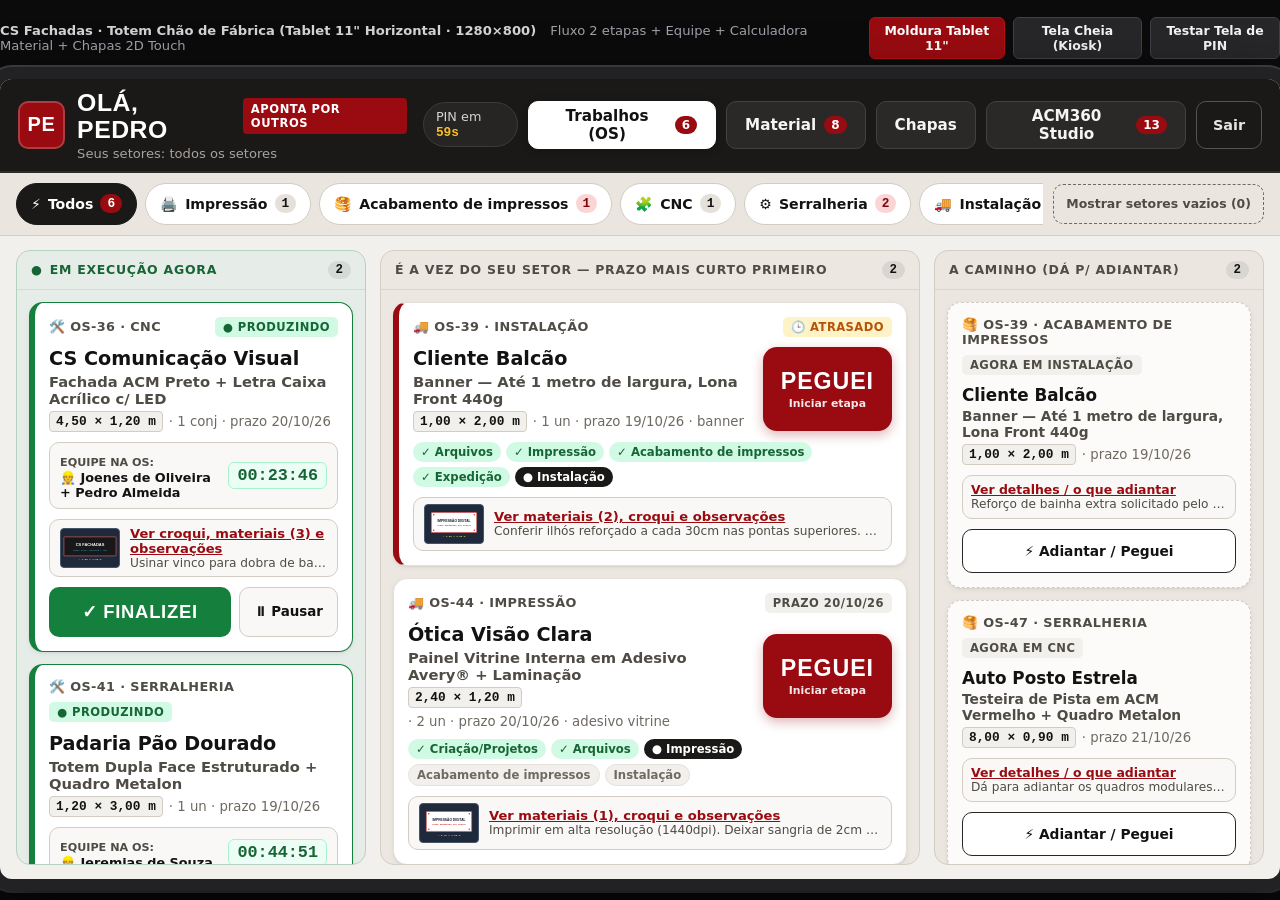
<file: index.html>
<!DOCTYPE html>
<html lang="pt-BR">
<head>
  <meta charset="UTF-8">
  <meta name="viewport" content="width=device-width, initial-scale=1.0">
  <title>Totem Chão de Fábrica | CS Fachadas ERP</title>
  <link rel="stylesheet" href="styles.css">
</head>
<body data-viewport-mode="tablet">

  <!-- Barra de Simulação (Externa ao Tablet 11" para testar modos facilmente) -->
  <aside class="simulator-toolbar" aria-label="Controles do Simulador de Tablet">
    <div>
      <strong>CS Fachadas · Totem Chão de Fábrica (Tablet 11" Horizontal · 1280×800)</strong>
      <span style="margin-inline-start: 10px; color: #a1a1aa;">Fluxo 2 etapas + Equipe + Calculadora Material + Chapas 2D Touch</span>
    </div>
    <div class="sim-controls">
      <button type="button" class="sim-btn" id="btnSimTablet" aria-pressed="true">Moldura Tablet 11"</button>
      <button type="button" class="sim-btn" id="btnSimFullscreen" aria-pressed="false">Tela Cheia (Kiosk)</button>
      <button type="button" class="sim-btn" id="btnSimLockPin">Testar Tela de PIN</button>
    </div>
  </aside>

  <!-- Moldura do Tablet de 11 Polegadas na Horizontal -->
  <div class="tablet-viewport" id="tabletViewport">

    <!-- TELA DE BLOQUEIO / PIN RÁPIDO COM AVATARES -->
    <section class="pin-lock-overlay" id="pinLockOverlay" aria-label="Acesso por PIN do Operador" hidden>
      <div>
        <span class="role-badge">CS FACHADAS · TOTEM DE PRODUÇÃO</span>
        <h2 style="font-family: var(--font-display); font-size: 2.3rem; margin-block-start: 10px; text-transform: uppercase;">
          Quem está no totem?
        </h2>
        <p style="color: #a1a1aa; font-size: 0.95rem; margin-block-start: 4px;">
          Toque no seu nome para acesso rápido ou digite seu PIN de 4 dígitos.
        </p>
        <div class="pin-user-grid" id="pinQuickUsersGrid"></div>
      </div>

      <div style="background: #18181b; padding: 24px; border-radius: 18px; border: 1px solid #27272a;">
        <div style="text-align: center;">
          <span id="pinSelectedUserLabel" style="font-weight: 800; font-size: 1.05rem; color: #f4f4f5;">Digite o PIN (Demo: 1234)</span>
          <div class="pin-dots-box" id="pinDotsBox" aria-live="polite">
            <span class="pin-dot"></span>
            <span class="pin-dot"></span>
            <span class="pin-dot"></span>
            <span class="pin-dot"></span>
          </div>
        </div>
        <div class="numpad-grid" id="pinNumpadGrid" style="margin-block-start: 12px;">
          <button type="button" class="numpad-key" data-pin-key="1" style="background:#27272a; color:#fff; border-color:#3f3f46;">1</button>
          <button type="button" class="numpad-key" data-pin-key="2" style="background:#27272a; color:#fff; border-color:#3f3f46;">2</button>
          <button type="button" class="numpad-key" data-pin-key="3" style="background:#27272a; color:#fff; border-color:#3f3f46;">3</button>
          <button type="button" class="numpad-key" data-pin-key="4" style="background:#27272a; color:#fff; border-color:#3f3f46;">4</button>
          <button type="button" class="numpad-key" data-pin-key="5" style="background:#27272a; color:#fff; border-color:#3f3f46;">5</button>
          <button type="button" class="numpad-key" data-pin-key="6" style="background:#27272a; color:#fff; border-color:#3f3f46;">6</button>
          <button type="button" class="numpad-key" data-pin-key="7" style="background:#27272a; color:#fff; border-color:#3f3f46;">7</button>
          <button type="button" class="numpad-key" data-pin-key="8" style="background:#27272a; color:#fff; border-color:#3f3f46;">8</button>
          <button type="button" class="numpad-key" data-pin-key="9" style="background:#27272a; color:#fff; border-color:#3f3f46;">9</button>
          <button type="button" class="numpad-key" data-pin-key="clear" style="background:#27272a; color:#f87171; border-color:#3f3f46; font-size:0.9rem;">LIMPAR</button>
          <button type="button" class="numpad-key" data-pin-key="0" style="background:#27272a; color:#fff; border-color:#3f3f46;">0</button>
          <button type="button" class="numpad-key" data-pin-key="enter" style="background:var(--accent-primary); color:#fff; border-color:var(--accent-primary); font-size:0.95rem;">ENTRAR</button>
        </div>
      </div>
    </section>

    <!-- CABEÇALHO SUPERIOR DO TOTEM -->
    <header class="totem-header">
      <div class="operator-identity">
        <div class="operator-avatar" id="headerOpAvatar" aria-hidden="true">PE</div>
        <div>
          <div class="operator-title-row">
            <h1 class="operator-greeting" id="headerOpName">OLÁ, PEDRO</h1>
            <span class="role-badge" id="headerOpBadge">APONTA POR OUTROS</span>
          </div>
          <p class="operator-subtitle" id="headerOpSectors">Seus setores: todos os setores · Toque em qualquer tela renova o tempo</p>
        </div>
      </div>

      <nav class="header-actions" aria-label="Navegação Principal do Totem">
        <div class="inactivity-pill" title="Toque para adicionar +30s" id="inactivityPill" role="status">
          <span>PIN em <strong class="timer-count" id="inactivitySeconds">60s</strong></span>
        </div>

        <button type="button" class="nav-tab-btn" data-nav-view="os" aria-current="page">
          <span>Trabalhos (OS)</span>
          <span class="nav-tab-badge" id="badgeTotalOS">6</span>
        </button>

        <button type="button" class="nav-tab-btn" data-nav-view="material">
          <span>Material</span>
          <span class="nav-tab-badge" id="badgeSuggestedMat" title="Materiais previstos nas OS ativas">3</span>
        </button>

        <button type="button" class="nav-tab-btn" data-nav-view="chapas">
          <span>Chapas</span>
        </button>

        <button type="button" class="nav-tab-btn" data-nav-view="acm360">
          <span>ACM360 Studio</span>
          <span class="nav-tab-badge" id="badgeAcm360Items" title="Estruturas + Bandejas ACM">2</span>
        </button>

        <button type="button" class="btn-exit-pin" id="btnHeaderExit">
          <span>Sair</span>
        </button>
      </nav>
    </header>

    <!-- CONTEÚDO PRINCIPAL -->
    <main class="totem-main" id="mainContent" tabindex="-1">

      <!-- ====================================================================
           VISTA 1: ORDENS DE SERVIÇO (FILA + EM EXECUÇÃO + A CAMINHO)
           ==================================================================== -->
      <section class="view-panel" id="viewOS" aria-label="Painel de Ordens de Serviço">
        <!-- Barra de Setores em 1 Linha -->
        <div class="sector-bar">
          <div class="sector-scroll-list" id="sectorPillsContainer" role="toolbar" aria-label="Filtro por Setor da Fábrica"></div>
          <button type="button" class="sector-toggle-zero" id="btnToggleZeroSectors" aria-pressed="false">
            Mostrar setores vazios (0)
          </button>
        </div>

        <!-- Quadro de 3 Colunas na Horizontal (11" 16:10) -->
        <div class="os-board-grid">
          <!-- Coluna 1: EM EXECUÇÃO AGORA -->
          <section class="board-column col-active" aria-labelledby="colActiveHeading">
            <div class="column-header">
              <h2 class="column-title" id="colActiveHeading">
                <span aria-hidden="true">●</span> EM EXECUÇÃO AGORA
              </h2>
              <span class="column-badge" id="countActiveOS">0</span>
            </div>
            <div class="column-body" id="listActiveOS"></div>
          </section>

          <!-- Coluna 2: É A VEZ DO SEU SETOR (PRAZO MAIS CURTO PRIMEIRO) -->
          <section class="board-column col-queue" aria-labelledby="colQueueHeading">
            <div class="column-header">
              <h2 class="column-title" id="colQueueHeading">
                É A VEZ DO SEU SETOR — PRAZO MAIS CURTO PRIMEIRO
              </h2>
              <span class="column-badge" id="countQueueOS">0</span>
            </div>
            <div class="column-body" id="listQueueOS"></div>
          </section>

          <!-- Coluna 3: A CAMINHO (DÁ PARA ADIANTAR) -->
          <section class="board-column" aria-labelledby="colIncomingHeading">
            <div class="column-header">
              <h2 class="column-title" id="colIncomingHeading">
                A CAMINHO (DÁ P/ ADIANTAR)
              </h2>
              <span class="column-badge" id="countIncomingOS">0</span>
            </div>
            <div class="column-body" id="listIncomingOS"></div>
          </section>
        </div>
      </section>

      <!-- ====================================================================
           VISTA 2: MOVIMENTAÇÃO DE ESTOQUE (MATERIAL)
           ==================================================================== -->
      <section class="view-panel" id="viewMaterial" aria-label="Movimentação de Material e Estoque" hidden>
        <div class="material-split-layout">
          <!-- Coluna Esquerda: Catálogo + Busca + Categorias + Sugeridos pelas OS -->
          <div class="material-catalog-pane">
            <div class="catalog-header">
              <div class="search-box">
                <svg width="18" height="18" viewBox="0 0 24 24" fill="none" stroke="currentColor" stroke-width="2.5" aria-hidden="true">
                  <circle cx="11" cy="11" r="8"></circle>
                  <line x1="21" y1="21" x2="16.65" y2="16.65"></line>
                </svg>
                <input type="search" id="materialSearchInput" placeholder="Buscar lona, adesivo, metalon, fonte, LED..." aria-label="Buscar material">
              </div>
              <div class="category-pills" id="materialCategoryPills" role="toolbar" aria-label="Categorias de Material"></div>
            </div>
            <div class="material-items-list" id="materialCatalogList" role="listbox" aria-label="Lista de Materiais"></div>
          </div>

          <!-- Coluna Direita: Calculadora Inteligente + Vínculo com OS -->
          <div class="material-entry-pane">
            <!-- Teclado e Calculadora -->
            <div class="keypad-column">
              <div class="calc-mode-tabs" id="matCalcModeTabs">
                <button type="button" class="calc-mode-btn" data-calc-mode="direct" aria-pressed="true" id="btnModeDirect">
                  Digitar Direto
                </button>
                <button type="button" class="calc-mode-btn" data-calc-mode="dimensions" aria-pressed="false" id="btnModeDimensions">
                  Calcular L × A (cm)
                </button>
              </div>

              <!-- Se estiver no modo Calcular L x A (cm) -->
              <div class="dim-calc-row" id="matDimCalcBox" hidden>
                <button type="button" class="dim-field-btn" id="btnMatDimW" aria-current="true">
                  <span class="dim-field-label">Largura (cm)</span>
                  <span class="dim-field-val" id="valMatDimW">100</span>
                </button>
                <span style="font-weight: 800; color: var(--text-secondary);">×</span>
                <button type="button" class="dim-field-btn" id="btnMatDimH" aria-current="false">
                  <span class="dim-field-label">Altura (cm)</span>
                  <span class="dim-field-val" id="valMatDimH">53</span>
                </button>
              </div>

              <div class="qty-display-box">
                <div>
                  <span class="qty-display-label" id="matSelectedUnitLabel">QUANTIDADE (M²)</span>
                  <div style="font-size: 0.76rem; color: var(--text-secondary);" id="matStockSubInfo">Em estoque: 38 m²</div>
                </div>
                <output class="qty-display-value" id="matQtyDisplay" aria-live="polite">0</output>
              </div>

              <!-- Atalhos Rápidos (1 Toque Previsto da OS ou Frações de Barra/Rolo) -->
              <div class="quick-presets-row" id="matQuickPresetsRow"></div>

              <!-- Teclado Numérico Fixo -->
              <div class="numpad-grid" id="matNumpadGrid">
                <button type="button" class="numpad-key" data-mat-key="1">1</button>
                <button type="button" class="numpad-key" data-mat-key="2">2</button>
                <button type="button" class="numpad-key" data-mat-key="3">3</button>
                <button type="button" class="numpad-key" data-mat-key="4">4</button>
                <button type="button" class="numpad-key" data-mat-key="5">5</button>
                <button type="button" class="numpad-key" data-mat-key="6">6</button>
                <button type="button" class="numpad-key" data-mat-key="7">7</button>
                <button type="button" class="numpad-key" data-mat-key="8">8</button>
                <button type="button" class="numpad-key" data-mat-key="9">9</button>
                <button type="button" class="numpad-key" data-mat-key=",">,</button>
                <button type="button" class="numpad-key" data-mat-key="0">0</button>
                <button type="button" class="numpad-key" data-mat-key="backspace" aria-label="Apagar dígito">⌫</button>
              </div>
            </div>

            <!-- Seleção de OS ("PARA QUAL TRABALHO?") + Botões PEGUEI / DEVOLVI -->
            <div class="work-target-column">
              <div style="display:flex; flex-direction:column; gap:8px; overflow:hidden; flex:1;">
                <div style="display:flex; align-items:center; justify-content:space-between;">
                  <span class="field-group-label" style="margin:0;" id="matItemHeaderTitle">ADESIVO AVERY® BRANCO BRILHO</span>
                  <span class="field-group-label" style="margin:0;">PARA QUAL TRABALHO?</span>
                </div>
                <div class="work-options-list" id="matWorkOptionsList" role="radiogroup" aria-label="Para qual trabalho é este material"></div>
              </div>

              <div class="material-submit-row">
                <button type="button" class="btn-submit-peguei" id="btnMatSubmitPeguei">
                  PEGUEI
                </button>
                <button type="button" class="btn-submit-devolvi" id="btnMatSubmitDevolvi">
                  Devolvi
                </button>
              </div>
            </div>
          </div>
        </div>
      </section>

      <!-- ====================================================================
           VISTA 3: CHAPAS (CORTE 2D E CADASTRO COM TECLADO INTEGRADO)
           ==================================================================== -->
      <section class="view-panel" id="viewChapas" aria-label="Gestão de Chapas e Retalhos" hidden>
        <div class="chapas-layout">
          <!-- Coluna Esquerda: Botões de Toque + Teclado Numérico Integrado -->
          <div class="chapas-controls-card">
            <div class="submode-bar" role="tablist" aria-label="Modo de Operação de Chapas">
              <button type="button" class="submode-pill" id="tabChapaCut" aria-pressed="true">
                Cortei de uma chapa
              </button>
              <button type="button" class="submode-pill" id="tabChapaRegister" aria-pressed="false">
                Cadastrar sobra ou chapa
              </button>
            </div>

            <!-- Seletor de Tipo de Chapa por Botões de Toque (Sem <select> nativo) -->
            <div>
              <span class="field-group-label">TIPO DE CHAPA</span>
              <div class="sheet-type-pills" id="chapaTypePills"></div>
            </div>

            <!-- Largura (cm) + Altura (cm) + Girar 90° -->
            <div>
              <span class="field-group-label" id="chapaDimsHeading">MEDIDAS DO PEDAÇO CORTADO (CM)</span>
              <div class="chapa-dims-row">
                <button type="button" class="dim-field-btn" id="btnChapaFocusW" aria-current="true">
                  <span class="dim-field-label">LARGURA (CM)</span>
                  <span class="dim-field-val" id="valChapaW">—</span>
                </button>
                <button type="button" class="dim-field-btn" id="btnChapaFocusH" aria-current="false">
                  <span class="dim-field-label">ALTURA (CM)</span>
                  <span class="dim-field-val" id="valChapaH">—</span>
                </button>
                <button type="button" class="btn-rotate-90" id="btnChapaRotate">
                  <span>↻ Girar 90°</span>
                </button>
              </div>
            </div>

            <!-- Teclado Numérico Fixo Compacto para não abrir teclado virtual do Tablet -->
            <div>
              <div class="chapa-numpad" id="chapaNumpadGrid" aria-label="Teclado numérico de medidas da chapa">
                <button type="button" class="numpad-key" data-chapa-key="1">1</button>
                <button type="button" class="numpad-key" data-chapa-key="2">2</button>
                <button type="button" class="numpad-key" data-chapa-key="3">3</button>
                <button type="button" class="numpad-key" data-chapa-key="4">4</button>
                <button type="button" class="numpad-key" data-chapa-key="5">5</button>
                <button type="button" class="numpad-key" data-chapa-key="backspace" aria-label="Apagar">⌫</button>
                <button type="button" class="numpad-key" data-chapa-key="6">6</button>
                <button type="button" class="numpad-key" data-chapa-key="7">7</button>
                <button type="button" class="numpad-key" data-chapa-key="8">8</button>
                <button type="button" class="numpad-key" data-chapa-key="9">9</button>
                <button type="button" class="numpad-key" data-chapa-key="0">0</button>
                <button type="button" class="numpad-key" data-chapa-key="clear" style="font-size:0.78rem;">LIMPAR</button>
              </div>
            </div>

            <!-- Seletor "PARA QUAL TRABALHO?" (No modo Corte) ou "ORIGEM DA CHAPA" (No modo Cadastro) -->
            <div id="chapaWorkSelectorBlock">
              <span class="field-group-label" id="chapaTargetLabel">PARA QUAL TRABALHO?</span>
              <div class="chapa-os-pills" id="chapaOsPills"></div>
            </div>

            <!-- Botão de confirmação CORTEI / CADASTRAR -->
            <button type="button" class="btn-cortei-submit" id="btnChapaSubmit">
              CORTEI
            </button>
          </div>

          <!-- Coluna Direita: Desenho 2D fiel ao modelo atual + Fita de Chapas (Sobras primeiro) -->
          <div class="chapas-visual-column">
            <div class="sheet-2d-stage-card">
              <div class="sheet-stage-header">
                <div>
                  <span class="sheet-code-title" id="stageSheetCode">CH-4</span>
                  <span class="sheet-meta-subtitle" id="stageSheetMeta">ACM · 100 × 50 cm · livre 0,50 m²</span>
                </div>
                <span class="status-pill ontime" id="stageSheetStatusHint">Digite L × A no teclado ao lado</span>
              </div>

              <!-- Desenho 2D Proporcional da Chapa -->
              <div class="sheet-canvas-wrapper" id="sheet2dContainer"></div>
            </div>

            <div class="sheet-strip-section">
              <span class="field-group-label" style="margin:0;">CHAPAS DESTE TIPO — SOBRAS PRIMEIRO, INTEIRAS POR ÚLTIMO</span>
              <div class="sheet-strip-list" id="sheetStripList" role="listbox" aria-label="Chapas disponíveis deste tipo"></div>
            </div>
          </div>
        </div>
      </section>

      <!-- ====================================================================
           VISTA 4: ACM360 STUDIO (ESTRUTURAS METÁLICAS, BANDEJAS ACM, PLANIFICAÇÃO & DXF)
           ==================================================================== -->
      <section class="view-panel" id="viewAcm360" aria-label="ACM360 Studio: Estruturas Metálicas, Bandejas ACM e Planificação DXF" hidden>
        <div class="acm360-studio-layout">
          <!-- Coluna Esquerda: Parâmetros de Engenharia (Gradil / Tubos / Bandejas ACM) -->
          <div class="acm360-controls-card">
            <div class="submode-bar" role="tablist" aria-label="Módulos do ACM360 Studio">
              <button type="button" class="submode-pill" id="tabAcmModeFrame" aria-pressed="true">
                1. Estruturas (Gradil &amp; Tubos)
              </button>
              <button type="button" class="submode-pill" id="tabAcmModeTrays" aria-pressed="false">
                2. Bandejas ACM &amp; Planificação
              </button>
              <button type="button" class="submode-pill" id="tabAcmModeBOM" aria-pressed="false">
                3. Materiais, VHB &amp; Fixadores
              </button>
              <button type="button" class="submode-pill" id="tabAcmModeSettings" aria-pressed="false">
                4. Configurações
              </button>
            </div>

            <!-- PAINEL 1: ESTRUTURAS METÁLICAS (A002 CORTE RETO / A003 MEIA-ESQUADRIA) -->
            <div id="acmPanelFrameControls" class="acm360-form-scroll">
              <div class="acm-form-grid-2">
                <div class="acm-field">
                  <label for="inpAcmFrameW">LARGURA EXTERNA (MM)</label>
                  <input type="number" id="inpAcmFrameW" value="3600" min="200" max="50000" step="50">
                </div>
                <div class="acm-field">
                  <label for="inpAcmFrameH">ALTURA EXTERNA (MM)</label>
                  <input type="number" id="inpAcmFrameH" value="1800" min="200" max="20000" step="50">
                </div>
              </div>

              <div class="acm-form-grid-2">
                <div class="acm-field">
                  <label for="selAcmProfileFrame">BITOLA DO QUADRO (21 PERFIS)</label>
                  <select id="selAcmProfileFrame"></select>
                </div>
                <div class="acm-field">
                  <label for="selAcmProfileTrav">BITOLA DAS TRAVESSAS</label>
                  <select id="selAcmProfileTrav"></select>
                </div>
              </div>

              <div class="acm-form-grid-3">
                <div class="acm-field">
                  <label for="selAcmCornerType">CORTE DOS CANTOS</label>
                  <select id="selAcmCornerType">
                    <option value="encosto">Por Dentro (Reto)</option>
                    <option value="passante_h">Por Fora (Passante)</option>
                    <option value="esquadria">Meia-Esquadria 45°</option>
                  </select>
                </div>
                <div class="acm-field">
                  <label for="selAcmRotCorda">ORIENTAÇÃO TUBO</label>
                  <select id="selAcmRotCorda">
                    <option value="1">Menor p/ frente</option>
                    <option value="2">Maior p/ frente</option>
                  </select>
                </div>
                <div class="acm-field">
                  <label for="selAcmOpenSide">LADO ABERTO</label>
                  <select id="selAcmOpenSide">
                    <option value="0">Fechado</option>
                    <option value="1">Esquerdo</option>
                    <option value="2">Direito</option>
                    <option value="3">Ambos</option>
                  </select>
                </div>
              </div>

              <div class="acm-form-grid-3">
                <div class="acm-field">
                  <label for="inpAcmTravV">MONTANTES VERT.</label>
                  <input type="number" id="inpAcmTravV" value="2" min="0" max="30">
                </div>
                <div class="acm-field">
                  <label for="inpAcmTravH">TRAVESSAS HORIZ.</label>
                  <input type="number" id="inpAcmTravH" value="1" min="0" max="20">
                </div>
                <div class="acm-field">
                  <label for="selAcmBarStrategy">EMENDAS (<span id="lblAcmBarMm">6000</span>MM)</label>
                  <select id="selAcmBarStrategy">
                    <option value="economia">Barra Inteira + Compl.</option>
                    <option value="iguais">Partes Iguais</option>
                  </select>
                </div>
              </div>

              <div class="acm-form-grid-2">
                <div class="acm-field">
                  <label for="selAcmMaterial">MATERIAL</label>
                  <select id="selAcmMaterial">
                    <option value="Aço Carbono">Aço Carbono</option>
                    <option value="Galvanizado">Galvanizado</option>
                    <option value="Alumínio">Alumínio</option>
                  </select>
                </div>
                <div class="acm-field">
                  <label for="selAcmColorMode">MODO DE COR</label>
                  <select id="selAcmColorMode">
                    <option value="tipo">Por Tipo de Tubo</option>
                    <option value="comprimento">Por Comprimento</option>
                    <option value="unica">Cor Única</option>
                  </select>
                </div>
              </div>
            </div>

            <!-- PAINEL 2: BANDEJAS ACM, DOBRAS, ABAS & MALHA -->
            <div id="acmPanelTrayControls" class="acm360-form-scroll" hidden>
              <div class="acm-form-grid-3">
                <div class="acm-field">
                  <label for="inpAcmGridCols">COLUNAS (MALHA)</label>
                  <input type="number" id="inpAcmGridCols" value="3" min="1" max="15">
                </div>
                <div class="acm-field">
                  <label for="inpAcmGridRows">LINHAS (MALHA)</label>
                  <input type="number" id="inpAcmGridRows" value="2" min="1" max="10">
                </div>
                <div class="acm-field">
                  <label for="inpAcmJointMm">JUNTA DILAT. (MM)</label>
                  <input type="number" id="inpAcmJointMm" value="10" min="0" max="40">
                </div>
              </div>

              <div class="acm-form-grid-3">
                <div class="acm-field">
                  <label for="selAcmEdgeType">TIPO DAS 4 BORDAS</label>
                  <select id="selAcmEdgeType">
                    <option value="dobra">Dobra 90° (Retorno)</option>
                    <option value="dobra_aba">Dobra + Aba Fixação</option>
                    <option value="refile">Aba de Refile (Plana)</option>
                    <option value="corte">Corte Reto (Sem Dobra)</option>
                  </select>
                </div>
                <div class="acm-field">
                  <label for="inpAcmReturnMm">RETORNO (MM)</label>
                  <input type="number" id="inpAcmReturnMm" value="50" min="0" max="250">
                </div>
                <div class="acm-field">
                  <label for="inpAcmAbaMm">ABA FIXAÇÃO (MM)</label>
                  <input type="number" id="inpAcmAbaMm" value="20" min="0" max="100">
                </div>
              </div>

              <div class="acm-form-grid-3">
                <div class="acm-field">
                  <label for="inpAcmBendFactor">FATOR DOBRA (MM)</label>
                  <input type="number" id="inpAcmBendFactor" value="1.5" min="0" max="6" step="0.1">
                </div>
                <div class="acm-field">
                  <label for="selAcmFresa">FRESA DO VINCO</label>
                  <select id="selAcmFresa">
                    <option value="V90">Fresa V 90° (Base 2mm)</option>
                    <option value="V135">Fresa V 135°</option>
                    <option value="U">Meia-Cana (U)</option>
                  </select>
                </div>
                <div class="acm-field">
                  <label for="selAcmCornerTrat">CANTOS DA BANDEJA</label>
                  <select id="selAcmCornerTrat">
                    <option value="esquadria">Meia-Esquadria</option>
                    <option value="aberto">Canto Aberto</option>
                  </select>
                </div>
              </div>

              <div class="acm-form-grid-2">
                <div class="acm-field">
                  <label for="selAcmPreset">CHAPA ACM (FORNECEDOR / ESPESSURA)</label>
                  <select id="selAcmPreset"></select>
                </div>
              </div>

              <div class="acm-checkbox-row">
                <label for="chkAcmSyncJuntas">
                  <input type="checkbox" id="chkAcmSyncJuntas" class="visually-hidden" checked>
                  <span>Alinhar montantes e travessas automaticamente nas juntas do ACM (Ler ACM)</span>
                </label>
              </div>
            </div>

            <!-- PAINEL 3: MATERIAIS, COLAGEM VHB & FIXADORES (M3, M4 & M8) -->
            <div id="acmPanelBOMControls" class="acm360-form-scroll" hidden>
              <div class="acm-form-grid-2">
                <div class="acm-field">
                  <label for="selAcmFastenerType">ESTRUTURA → PAREDE</label>
                  <select id="selAcmFastenerType">
                    <option value="ancoragem" selected>Ancoragem (cantoneira na parede)</option>
                    <option value="espera">Espera / Afastador</option>
                    <option value="nenhum">Nenhuma (só cantoneiras das bandejas)</option>
                  </select>
                </div>
                <div class="acm-field">
                  <label for="inpAcmFastenerSpacing">ESPAÇAMENTO CANTONEIRAS (MM)</label>
                  <input type="number" id="inpAcmFastenerSpacing" value="400" min="200" max="1000" step="50">
                </div>
              </div>

              <div class="acm-form-grid-2">
                <div class="acm-field">
                  <label for="selAcmVhbType">FITA DUPLA-FACE ESTRUTURAL</label>
                  <select id="selAcmVhbType"></select>
                </div>
                <div class="acm-field">
                  <label for="selAcmSealant">SELANTE DE JUNTAS</label>
                  <select id="selAcmSealant">
                    <option value="PU40_CINZA" selected>Silicone / PU40 Cinza Fachada (400g)</option>
                    <option value="PU40_PRETO">Silicone / PU40 Preto Fachada (400g)</option>
                    <option value="PU40_BRANCO">Silicone / PU40 Branco Fachada (400g)</option>
                  </select>
                </div>
              </div>

              <!-- Quadro de Resumo de Compras / Hardware Calculado -->
              <div class="acm-field" style="margin-top: 10px;">
                <label>RESUMO CALCULADO DE FERRAGENS &amp; CONSUMÍVEIS</label>
                <div id="acmBomSummaryBox" style="background: rgba(255,255,255,0.04); border: 1px solid var(--border-subtle, #333); border-radius: 8px; padding: 12px; font-size: 0.85rem; line-height: 1.6; color: var(--text-secondary, #ccc);">
                  Carregando resumo de materiais...
                </div>
              </div>
            </div>

            <!-- PAINEL 4: CONFIGURAÇÕES (M12) — mesmo JSON do plugin SketchUp -->
            <div id="acmPanelSettingsControls" class="acm360-form-scroll" hidden>
              <span class="field-group-label">GERAL · BARRAS E SERRA</span>
              <div class="acm-form-grid-2">
                <div class="acm-field">
                  <label for="setAcmBarMm">BARRA COMERCIAL (MM)</label>
                  <input type="number" id="setAcmBarMm" data-acm-setting="bar_mm" min="1000" max="12000" step="100">
                </div>
                <div class="acm-field">
                  <label for="setAcmKerf">ESPESSURA DA SERRA (MM)</label>
                  <input type="number" id="setAcmKerf" data-acm-setting="kerf_mm" min="0" max="15" step="0.1">
                </div>
              </div>

              <span class="field-group-label">ACM · CHAPA E PADRÕES DE BANDEJA</span>
              <div class="acm-form-grid-3">
                <div class="acm-field">
                  <label for="setAcmSheetW">CHAPA LARG. (MM)</label>
                  <input type="number" id="setAcmSheetW" data-acm-setting="acm_sheet_w_mm" step="10">
                </div>
                <div class="acm-field">
                  <label for="setAcmSheetH">CHAPA ALT. (MM)</label>
                  <input type="number" id="setAcmSheetH" data-acm-setting="acm_sheet_h_mm" step="10">
                </div>
                <div class="acm-field">
                  <label for="setAcmCore">NÚCLEO</label>
                  <select id="setAcmCore" data-acm-setting="acm_core">
                    <option value="PE">PE</option>
                    <option value="FR">FR (Antichama)</option>
                  </select>
                </div>
              </div>
              <div class="acm-form-grid-3">
                <div class="acm-field">
                  <label for="setAcmReturn">RETORNO PADRÃO</label>
                  <input type="number" id="setAcmReturn" data-acm-setting="default_return_mm">
                </div>
                <div class="acm-field">
                  <label for="setAcmAba">ABA PADRÃO</label>
                  <input type="number" id="setAcmAba" data-acm-setting="default_aba_mm">
                </div>
                <div class="acm-field">
                  <label for="setAcmJoint">JUNTA PADRÃO</label>
                  <input type="number" id="setAcmJoint" data-acm-setting="default_joint_mm">
                </div>
              </div>
              <div class="acm-form-grid-3">
                <div class="acm-field">
                  <label for="setAcmRefile">REFILE PADRÃO</label>
                  <input type="number" id="setAcmRefile" data-acm-setting="refile_tab_mm">
                </div>
                <div class="acm-field">
                  <label for="setAcmFresa">FRESA PADRÃO</label>
                  <select id="setAcmFresa" data-acm-setting="fresa_type">
                    <option value="V90">V 90°</option>
                    <option value="V135">V 135°</option>
                    <option value="U">Meia-cana (U)</option>
                  </select>
                </div>
                <div class="acm-field">
                  <label for="setAcmPresetDefault">CHAPA PADRÃO</label>
                  <select id="setAcmPresetDefault" data-acm-setting="acm_preset"></select>
                </div>
              </div>

              <span class="field-group-label">FATOR DE DOBRA POR FORNECEDOR / ESPESSURA</span>
              <div class="table-wrapper acm-settings-table" tabindex="0" role="region" aria-label="Fator de dobra por fornecedor">
                <table>
                  <thead><tr><th>Fornecedor</th><th>Esp. (mm)</th><th>Fator (mm)</th><th></th></tr></thead>
                  <tbody id="setAcmPresetsBody"></tbody>
                </table>
              </div>
              <button type="button" class="acm-action-btn secondary" data-acm-add="acm_presets">+ Fornecedor</button>

              <span class="field-group-label">FIXADORES E FITA DUPLA FACE</span>
              <div class="acm-form-grid-3">
                <div class="acm-field">
                  <label for="setAcmFixSpacing">ESPAÇ. FIXADORES</label>
                  <input type="number" id="setAcmFixSpacing" data-acm-setting="fastener_spacing_mm" step="10">
                </div>
                <div class="acm-field">
                  <label for="setAcmFixOffset">RECUO CANTOS</label>
                  <input type="number" id="setAcmFixOffset" data-acm-setting="fastener_offset_mm" step="5">
                </div>
                <div class="acm-field">
                  <label for="setAcmTapeDefault">FITA PADRÃO</label>
                  <select id="setAcmTapeDefault" data-acm-setting="tape"></select>
                </div>
              </div>
              <div class="table-wrapper acm-settings-table" tabindex="0" role="region" aria-label="Cadastro de fitas dupla face">
                <table>
                  <thead><tr><th>Fita</th><th>Larg. (mm)</th><th>Rolo (m)</th><th>R$/rolo</th><th></th></tr></thead>
                  <tbody id="setAcmTapesBody"></tbody>
                </table>
              </div>
              <button type="button" class="acm-action-btn secondary" data-acm-add="tapes">+ Fita</button>

              <span class="field-group-label">BITOLAS · PREÇO POR METRO E PERFIS PRÓPRIOS</span>
              <div class="table-wrapper acm-settings-table" tabindex="0" role="region" aria-label="Bitolas e preço por metro">
                <table>
                  <thead><tr><th>Bitola</th><th>R$/m</th><th>L × A × Parede (mm)</th><th></th></tr></thead>
                  <tbody id="setAcmProfilesBody"></tbody>
                </table>
              </div>
              <button type="button" class="acm-action-btn secondary" data-acm-add="custom_profiles">+ Bitola Própria</button>

              <span class="field-group-label">CABEÇALHO DE IMPRESSÃO</span>
              <div class="acm-form-grid-3">
                <div class="acm-field">
                  <label for="setAcmCompany">EMPRESA</label>
                  <input type="text" id="setAcmCompany" data-acm-setting="company_name">
                </div>
                <div class="acm-field">
                  <label for="setAcmPhone">TELEFONE</label>
                  <input type="text" id="setAcmPhone" data-acm-setting="company_phone">
                </div>
                <div class="acm-field">
                  <label for="setAcmEmail">E-MAIL</label>
                  <input type="text" id="setAcmEmail" data-acm-setting="company_email">
                </div>
              </div>
              <div class="acm-form-grid-2">
                <label class="acm-action-btn secondary" style="cursor:pointer; display:inline-flex; align-items:center; justify-content:center;">
                  🖼️ Logo (até 300 KB)
                  <input type="file" id="setAcmLogo" accept="image/png,image/jpeg,image/svg+xml" hidden>
                </label>
                <button type="button" class="acm-action-btn secondary" id="btnAcmLogoRemove" hidden>Remover logo</button>
              </div>
              <img id="imgAcmLogoPreview" class="acm-logo-preview" alt="Logo da empresa" hidden>

              <div class="acm-btn-row">
                <button type="button" class="acm-action-btn" id="btnAcmSettingsSave">💾 Salvar</button>
                <button type="button" class="acm-action-btn secondary" id="btnAcmSettingsExport">📤 Exportar JSON</button>
                <label class="acm-action-btn secondary" style="cursor:pointer; display:inline-flex; align-items:center; justify-content:center;">
                  📥 Importar JSON
                  <input type="file" id="inpAcmSettingsImport" accept=".json" hidden>
                </label>
                <button type="button" class="acm-action-btn secondary" id="btnAcmSettingsReset">↺ Padrão</button>
              </div>
            </div>

            <!-- Botões de Ação e Integração SketchUp + ERP -->
            <div class="acm360-actions-footer">
              <div class="acm-btn-row">
                <button type="button" class="acm-action-btn secondary" id="btnAcmSyncStructure" title="Lê as juntas das bandejas ACM e alinha montantes e travessas">
                  ⚡ Ler ACM → Estrutura
                </button>
                <button type="button" class="acm-action-btn secondary" id="btnAcmExportDxf" title="Gera arquivo DXF AC1009 com camadas ACM_CHAPA, ACM_CORTE, ACM_VINCO, ACM_DIRECAO e ACM_ETIQUETAS">
                  📐 Baixar DXF CNC
                </button>
                <button type="button" class="acm-action-btn secondary" id="btnAcmExportXlsx" title="Lista de corte, plano de barras, bandejas e materiais em Excel (XLSX)">
                  📊 Baixar Excel (XLSX)
                </button>
                <button type="button" class="acm-action-btn secondary" id="btnAcmExportCsv" title="Mesmo relatório em CSV (separado por ponto e vírgula)">
                  📄 Baixar CSV
                </button>
                <button type="button" class="acm-action-btn secondary" id="btnAcmPrintReport" title="Abre o relatório com o cabeçalho da empresa para imprimir">
                  🖨 Imprimir Relatório
                </button>
                <a href="CS_ACM360_v1.0.2.rbz" download="CS_ACM360_v1.0.2.rbz" class="acm-action-btn secondary" style="text-decoration:none; display:inline-flex; align-items:center; justify-content:center;">
                  📦 Plugin .RBZ
                </a>
                <label class="acm-action-btn secondary" style="cursor:pointer; display:inline-flex; align-items:center; justify-content:center;">
                  📥 Importar JSON
                  <input type="file" id="inpAcmImportJson" accept=".json" hidden>
                </label>
              </div>
              <button type="button" class="btn-cortei-submit" id="btnAcmCreateErpOS">
                🚀 GERAR OS + ENVIAR BARRAS &amp; CHAPAS P/ PRODUÇÃO
              </button>
            </div>
          </div>

          <!-- Coluna Direita: Visualizador CAD Multi-Vista + Lista de Corte Responsiva -->
          <div class="acm360-visual-column">
            <div class="sheet-2d-stage-card" style="flex: 1.25;">
              <div class="sheet-stage-header">
                <div>
                  <span class="sheet-code-title" id="acmStageTitle">FACHADA COMBINADA · 3600 × 1800 MM</span>
                  <span class="sheet-meta-subtitle" id="acmStageSubtitle">6 bandejas ACM · 11 tubos · 3 barras (6m)</span>
                </div>
                <div class="acm-stage-tabs" role="tablist" aria-label="Modo de visualização CAD">
                  <button type="button" class="acm-stage-tab" data-acm-canvas="combined" aria-pressed="true">Estrutura + ACM</button>
                  <button type="button" class="acm-stage-tab" data-acm-canvas="unfold" aria-pressed="false">Planificação 2D (DXF)</button>
                  <button type="button" class="acm-stage-tab" data-acm-canvas="bars" aria-pressed="false">Plano de Barras 1D</button>
                </div>
              </div>
              <div class="sheet-canvas-wrapper" id="acm360CanvasContainer"></div>
            </div>

            <!-- Tabela Responsiva de Lista de Corte Consolidada (modern-web-guidance: responsive-table) -->
            <div tabindex="0" role="region" aria-labelledby="acmCutlistCaption" class="table-wrapper acm-cutlist-wrapper">
              <table id="acmCutlistTable">
                <caption id="acmCutlistCaption" class="sr-only">Lista de corte consolidada de tubos metálicos e bandejas de ACM planificadas</caption>
                <thead>
                  <tr>
                    <th>Peça / Código</th>
                    <th>Especificação / Perfil</th>
                    <th>Corte / Dobras</th>
                    <th>Medida / Área</th>
                  </tr>
                </thead>
                <tbody id="acmCutlistTbody"></tbody>
              </table>
            </div>
          </div>
        </div>
      </section>

    </main>

    <!-- Notificação Toast no Rodapé do Totem -->
    <div class="totem-toast" id="totemToast" role="status" aria-live="polite" hidden></div>

    <!-- ======================================================================
         MODAL 1: QUEM VAI FAZER? (INDIVIDUAL OU EQUIPE / DUPLA)
         Usando <dialog closedby="any"> conforme modern-web-guidance
         ====================================================================== -->
    <dialog id="dialogAssignTeam" closedby="any" aria-labelledby="dialogAssignTitle">
      <p class="dialog-eyebrow" id="assignOsEyebrow">OS-39 · CLIENTE BALCÃO · INSTALAÇÃO</p>
      <h2 class="dialog-title" id="dialogAssignTitle">QUEM VAI FAZER?</h2>
      <p class="dialog-desc">
        Selecione <strong>1 ou mais operadores</strong> (dupla/equipe). Fica registrado que foi você que apontou.
      </p>

      <div class="operator-select-grid" id="assignOperatorsGrid"></div>

      <div class="dialog-footer" style="justify-content: space-between;">
        <button type="button" class="preset-chip-btn" id="btnQuickOnlyMe" style="min-block-size: 52px; padding-inline: 16px;">
          ⚡ Só Eu Mesmo (Iniciar direto)
        </button>
        <div style="display:flex; gap:10px;">
          <button type="button" class="btn-secondary-modal" data-close-dialog="dialogAssignTeam">Voltar</button>
          <button type="button" class="btn-primary-modal" id="btnConfirmAssign">PEGUEI</button>
        </div>
      </div>
    </dialog>

    <!-- ======================================================================
         MODAL 2: DETALHES RICOS DA OS (CROQUI AMPLIADO, MATERIAIS E HISTÓRICO)
         ====================================================================== -->
    <dialog id="dialogOsDetails" closedby="any" aria-labelledby="dialogDetailsTitle" style="max-inline-size: 860px;">
      <div style="display:flex; justify-content:space-between; align-items:flex-start; gap:12px;">
        <div>
          <p class="dialog-eyebrow" id="detailsOsEyebrow">OS-39 · INSTALAÇÃO</p>
          <h2 class="dialog-title" id="dialogDetailsTitle">Cliente Balcão</h2>
          <p class="dialog-desc" id="detailsOsSubtitle">Banner — Até 1 metro de largura, Lona Front 440g</p>
        </div>
        <button type="button" class="btn-secondary-modal" data-close-dialog="dialogOsDetails">Fechar ✕</button>
      </div>

      <div style="display:grid; grid-template-columns: 1.15fr 1fr; gap: 18px; margin-block-start: 16px;">
        <!-- Croqui Técnico Cotado + Observações -->
        <div style="display:flex; flex-direction:column; gap:12px;">
          <div id="detailsCroquiBox" style="background:#0f172a; border-radius:12px; padding:16px; border:2px solid #334155; min-block-size:210px; display:flex; align-items:center; justify-content:center;"></div>
          <div id="detailsObsBox" style="background:var(--color-amber-50); border:1.5px solid #fcd34d; border-radius:10px; padding:12px;"></div>
        </div>

        <!-- Materiais Previstos (Com atalho p/ dar baixa) + Histórico de Etapas -->
        <div style="display:flex; flex-direction:column; gap:14px;">
          <div>
            <span class="field-group-label">MATERIAIS E CHAPAS PREVISTOS NA OS</span>
            <div id="detailsMaterialsList" style="display:flex; flex-direction:column; gap:8px;"></div>
          </div>
          <div>
            <span class="field-group-label">HISTÓRICO DE ETAPAS ANTERIORES</span>
            <div id="detailsHistoryList" style="display:flex; flex-direction:column; gap:6px; font-size:0.84rem;"></div>
          </div>
        </div>
      </div>
    </dialog>

    <!-- ======================================================================
         MODAL 3: FINALIZAR ETAPA (COM BAIXA RÁPIDA DE MATERIAL / CHAPA)
         ====================================================================== -->
    <dialog id="dialogFinishOS" closedby="any" aria-labelledby="dialogFinishTitle" style="max-inline-size: 660px;">
      <p class="dialog-eyebrow" id="finishOsEyebrow">CONCLUIR ETAPA · OS-39</p>
      <h2 class="dialog-title" id="dialogFinishTitle">FINALIZAR TRABALHO NO SETOR?</h2>
      <p class="dialog-desc" id="finishNextSectorInfo">
        Tempo registrado: <strong>00:18:42</strong> · Próximo setor: <strong>Expedição</strong>
      </p>

      <div style="margin-block: 16px; background: var(--surface-subtle); border: 1.5px solid var(--border-strong); border-radius: 12px; padding: 14px;">
        <span class="field-group-label">BAIXA AUTOMÁTICA DE MATERIAIS DESTA ETAPA</span>
        <div id="finishMaterialsChecklist" style="display:flex; flex-direction:column; gap:8px; margin-block-start:8px;"></div>
      </div>

      <div class="dialog-footer" style="justify-content: space-between; flex-wrap: wrap;">
        <div style="display:flex; gap:8px;">
          <button type="button" class="btn-secondary-modal" id="btnFinishGoChapas" style="font-size:0.84rem; padding-inline:14px;">
            Ir p/ Corte de Chapa
          </button>
          <button type="button" class="btn-secondary-modal" id="btnFinishGoMaterial" style="font-size:0.84rem; padding-inline:14px;">
            Outro Material
          </button>
        </div>
        <div style="display:flex; gap:10px;">
          <button type="button" class="btn-secondary-modal" data-close-dialog="dialogFinishOS">Voltar</button>
          <button type="button" class="btn-primary-modal" id="btnConfirmFinishOS" style="background: var(--color-emerald-600);">
            ✓ CONCLUIR ETAPA
          </button>
        </div>
      </div>
    </dialog>

  </div>

  <script src="acm360-settings.js"></script>
  <script src="sketchup-plugin/CS_ACM360_BETA/ui/acm360-report.js"></script>
  <script src="app.js"></script>
</body>
</html>
</file>
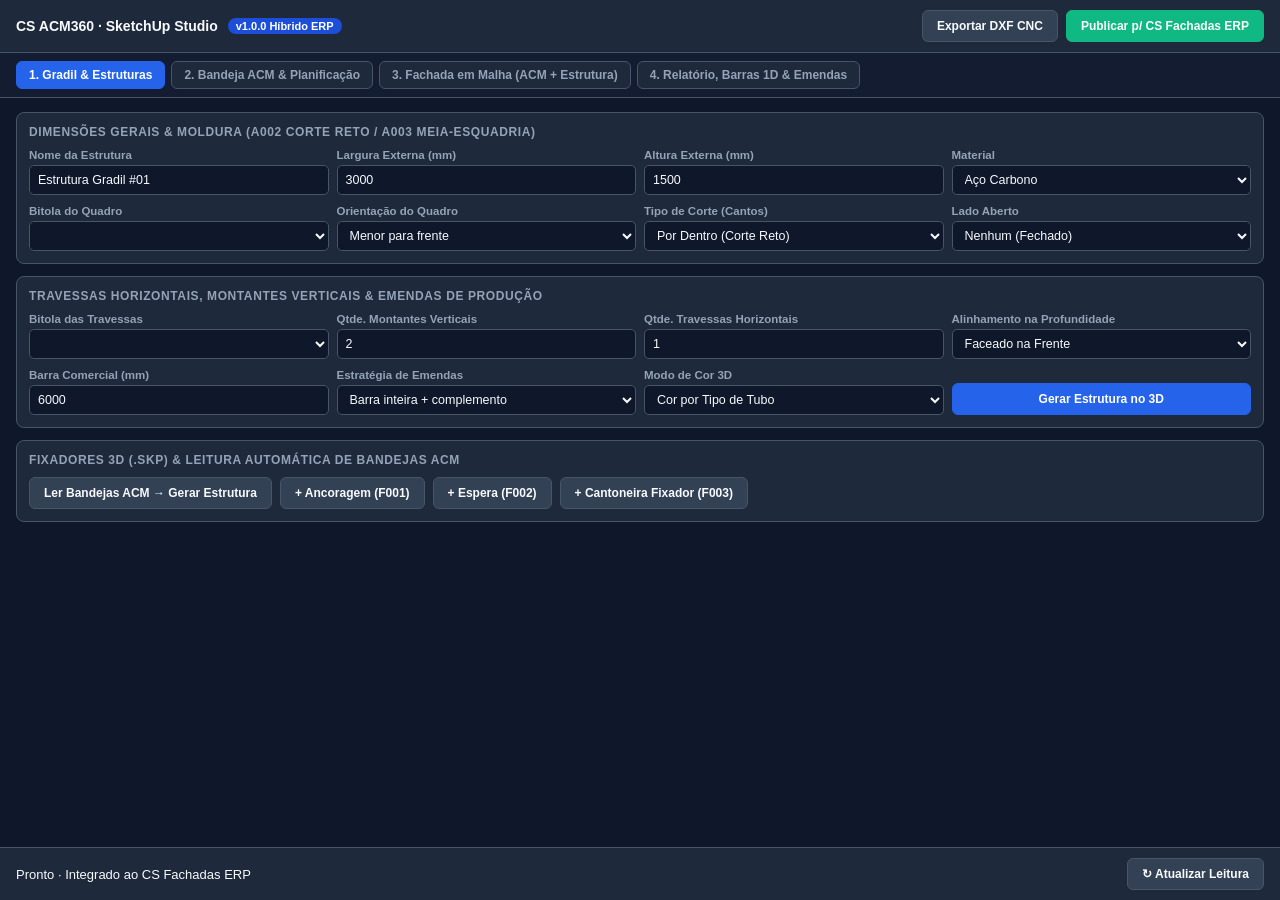
<file: sketchup-plugin/CS_ACM360/ui/studio.html>
<!DOCTYPE html>
<html lang="pt-BR">
<head>
  <meta charset="UTF-8">
  <title>CS ACM360 · Construtor ao Vivo & Planificador</title>
  <style>
    :root {
      color-scheme: dark;
      --brand-color: #2563EB;
      --bg: #0F172A;
      --surface: #1E293B;
      --surface-alt: #334155;
      --border: #475569;
      --text: #F8FAFC;
      --muted: #94A3B8;
      --danger: #EF4444;
      --success: #10B981;
      --warning: #F59E0B;
    }
    * { box-sizing: border-box; margin: 0; padding: 0; }
    body {
      font-family: -apple-system, BlinkMacSystemFont, "Segoe UI", Roboto, sans-serif;
      background: var(--bg);
      color: var(--text);
      accent-color: var(--brand-color);
      font-size: 13px;
      display: flex;
      flex-direction: column;
      height: 100vh;
      overflow: hidden;
    }
    .top-bar {
      display: flex;
      align-items: center;
      justify-content: space-between;
      padding: 10px 16px;
      background: var(--surface);
      border-bottom: 1px solid var(--border);
    }
    .brand { display: flex; align-items: center; gap: 10px; font-weight: 800; font-size: 14px; }
    .badge {
      background: #1D4ED8;
      color: #fff;
      font-size: 11px;
      padding: 2px 8px;
      border-radius: 99px;
      font-weight: 700;
    }
    .tabs {
      display: flex;
      gap: 6px;
      padding: 8px 16px;
      background: #131C31;
      border-bottom: 1px solid var(--border);
      flex-wrap: wrap;
    }
    .tab-btn {
      background: var(--surface);
      color: var(--muted);
      border: 1px solid var(--border);
      padding: 6px 12px;
      border-radius: 6px;
      font-weight: 700;
      font-size: 12px;
      cursor: pointer;
    }
    .tab-btn.active {
      background: var(--brand-color);
      color: #fff;
      border-color: var(--brand-color);
    }
    .content {
      flex: 1;
      overflow-y: auto;
      padding: 14px 16px;
      display: flex;
      flex-direction: column;
      gap: 12px;
    }
    .panel { display: none; flex-direction: column; gap: 12px; }
    .panel.active { display: flex; }
    .card {
      background: var(--surface);
      border: 1px solid var(--border);
      border-radius: 8px;
      padding: 12px;
    }
    .card h3 {
      font-size: 12px;
      text-transform: uppercase;
      letter-spacing: 0.05em;
      color: var(--muted);
      margin-bottom: 10px;
    }
    .grid-2 { display: grid; grid-template-columns: 1fr 1fr; gap: 10px; }
    .grid-3 { display: grid; grid-template-columns: 1fr 1fr 1fr; gap: 10px; }
    .grid-4 { display: grid; grid-template-columns: repeat(4, 1fr); gap: 8px; }
    .field { display: flex; flex-direction: column; gap: 4px; }
    .field label { font-size: 11.5px; color: var(--muted); font-weight: 600; }
    .field input, .field select {
      height: 30px;
      padding: 0 8px;
      border-radius: 5px;
      border: 1px solid var(--border);
      background: #0F172A;
      color: var(--text);
      font-size: 12.5px;
    }
    .btn-row { display: flex; gap: 8px; flex-wrap: wrap; align-items: center; }
    .btn {
      height: 32px;
      padding: 0 14px;
      border-radius: 6px;
      border: 1px solid var(--border);
      background: var(--surface-alt);
      color: var(--text);
      font-weight: 700;
      font-size: 12px;
      cursor: pointer;
    }
    .btn.primary { background: var(--brand-color); border-color: var(--brand-color); color: #fff; }
    .btn.success { background: var(--success); border-color: var(--success); color: #fff; }
    .table-wrapper {
      overflow: auto;
      max-inline-size: 100%;
      max-block-size: 280px;
      container-type: inline-size;
      border: 1px solid var(--border);
      border-radius: 6px;
    }
    table { width: 100%; border-collapse: separate; border-spacing: 0; font-size: 12px; }
    thead { position: sticky; inset-block-start: 0; z-index: 1; background: #0F172A; }
    th, td { padding: 7px 10px; text-align: left; border-bottom: 1px solid #334155; }
    tbody th { position: sticky; inset-inline-start: 0; background: var(--surface); }
    .footer {
      padding: 10px 16px;
      background: var(--surface);
      border-top: 1px solid var(--border);
      display: flex;
      justify-content: space-between;
      align-items: center;
    }
  </style>
</head>
<body>
  <header class="top-bar">
    <div class="brand">
      <span>CS ACM360 · SketchUp Studio</span>
      <span class="badge">v1.0.0 Híbrido ERP</span>
    </div>
    <div class="btn-row">
      <button type="button" class="btn" onclick="CSStudio.callRuby('export_dxf')">Exportar DXF CNC</button>
      <button type="button" class="btn success" onclick="CSStudio.callRuby('export_erp_json')">Publicar p/ CS Fachadas ERP</button>
    </div>
  </header>

  <nav class="tabs" aria-label="Módulos do Plugin">
    <button type="button" class="tab-btn active" data-tab="frame" onclick="CSStudio.switchTab('frame')">1. Gradil & Estruturas</button>
    <button type="button" class="tab-btn" data-tab="tray" onclick="CSStudio.switchTab('tray')">2. Bandeja ACM & Planificação</button>
    <button type="button" class="tab-btn" data-tab="facade" onclick="CSStudio.switchTab('facade')">3. Fachada em Malha (ACM + Estrutura)</button>
    <button type="button" class="tab-btn" data-tab="report" onclick="CSStudio.switchTab('report')">4. Relatório, Barras 1D & Emendas</button>
  </nav>

  <main class="content">
    <!-- ABA 1: ESTRUTURAS METÁLICAS -->
    <section class="panel active" id="panel-frame">
      <div class="card">
        <h3>Dimensões Gerais & Moldura (A002 Corte Reto / A003 Meia-Esquadria)</h3>
        <div class="grid-4">
          <div class="field">
            <label for="fName">Nome da Estrutura</label>
            <input type="text" id="fName" value="Estrutura Gradil #01">
          </div>
          <div class="field">
            <label for="fWidth">Largura Externa (mm)</label>
            <input type="number" id="fWidth" value="3000" min="100" step="10">
          </div>
          <div class="field">
            <label for="fHeight">Altura Externa (mm)</label>
            <input type="number" id="fHeight" value="1500" min="100" step="10">
          </div>
          <div class="field">
            <label for="fMaterial">Material</label>
            <select id="fMaterial">
              <option value="aco_carbono">Aço Carbono</option>
              <option value="galvanizado">Galvanizado</option>
              <option value="aluminio">Alumínio</option>
            </select>
          </div>
        </div>

        <div class="grid-4" style="margin-top:10px;">
          <div class="field">
            <label for="fProfileCorda">Bitola do Quadro</label>
            <select id="fProfileCorda"></select>
          </div>
          <div class="field">
            <label for="fRotCorda">Orientação do Quadro</label>
            <select id="fRotCorda">
              <option value="1">Menor para frente</option>
              <option value="2">Maior para frente</option>
            </select>
          </div>
          <div class="field">
            <label for="fCornerType">Tipo de Corte (Cantos)</label>
            <select id="fCornerType">
              <option value="encosto">Por Dentro (Corte Reto)</option>
              <option value="passante_h">Por Fora (Travessa Passante)</option>
              <option value="esquadria">Meia-Esquadria (45°)</option>
            </select>
          </div>
          <div class="field">
            <label for="fOpenSide">Lado Aberto</label>
            <select id="fOpenSide">
              <option value="0">Nenhum (Fechado)</option>
              <option value="1">Esquerdo Aberto</option>
              <option value="2">Direito Aberto</option>
              <option value="3">Ambos Abertos</option>
            </select>
          </div>
        </div>
      </div>

      <div class="card">
        <h3>Travessas Horizontais, Montantes Verticais & Emendas de Produção</h3>
        <div class="grid-4">
          <div class="field">
            <label for="fProfileTrav">Bitola das Travessas</label>
            <select id="fProfileTrav"></select>
          </div>
          <div class="field">
            <label for="fTravV">Qtde. Montantes Verticais</label>
            <input type="number" id="fTravV" value="2" min="0" max="40">
          </div>
          <div class="field">
            <label for="fTravH">Qtde. Travessas Horizontais</label>
            <input type="number" id="fTravH" value="1" min="0" max="30">
          </div>
          <div class="field">
            <label for="fTravAlign">Alinhamento na Profundidade</label>
            <select id="fTravAlign">
              <option value="frente">Faceado na Frente</option>
              <option value="centro">No Centro</option>
              <option value="atras">Faceado Atrás</option>
            </select>
          </div>
        </div>
        <div class="grid-4" style="margin-top:10px;">
          <div class="field">
            <label for="fBarMm">Barra Comercial (mm)</label>
            <input type="number" id="fBarMm" value="6000" step="100">
          </div>
          <div class="field">
            <label for="fSeamStrategy">Estratégia de Emendas</label>
            <select id="fSeamStrategy">
              <option value="economia">Barra inteira + complemento</option>
              <option value="iguais">Partes iguais</option>
            </select>
          </div>
          <div class="field">
            <label for="fColorMode">Modo de Cor 3D</label>
            <select id="fColorMode" onchange="CSStudio.callRuby('set_color_mode', this.value)">
              <option value="tipo">Cor por Tipo de Tubo</option>
              <option value="comprimento">Cor por Comprimento</option>
              <option value="unica">Cor Única (Acabamento)</option>
            </select>
          </div>
          <div class="field" style="justify-content:flex-end;">
            <button type="button" class="btn primary" onclick="CSStudio.submitFrame(false)">Gerar Estrutura no 3D</button>
          </div>
        </div>
      </div>

      <div class="card">
        <h3>Fixadores 3D (.skp) & Leitura Automática de Bandejas ACM</h3>
        <div class="btn-row">
          <button type="button" class="btn" onclick="CSStudio.callRuby('read_trays_create_frame', '{}')">Ler Bandejas ACM → Gerar Estrutura</button>
          <button type="button" class="btn" onclick="CSStudio.callRuby('insert_fastener', 'F001')">+ Ancoragem (F001)</button>
          <button type="button" class="btn" onclick="CSStudio.callRuby('insert_fastener', 'F002')">+ Espera (F002)</button>
          <button type="button" class="btn" onclick="CSStudio.callRuby('insert_fastener', 'F003')">+ Cantoneira Fixador (F003)</button>
        </div>
      </div>
    </section>

    <!-- ABA 2: BANDEJA ACM -->
    <section class="panel" id="panel-tray">
      <div class="card">
        <h3>Bandeja de ACM Paramétrica (Dobras, Abas, Refile e Fresa)</h3>
        <div class="grid-4">
          <div class="field">
            <label for="tCode">Código</label>
            <input type="text" id="tCode" value="P01">
          </div>
          <div class="field">
            <label for="tName">Nome da Peça</label>
            <input type="text" id="tName" value="Bandeja Principal">
          </div>
          <div class="field">
            <label for="tWidth">Largura Frontal (mm)</label>
            <input type="number" id="tWidth" value="1200" min="80">
          </div>
          <div class="field">
            <label for="tHeight">Altura Frontal (mm)</label>
            <input type="number" id="tHeight" value="800" min="80">
          </div>
        </div>
        <div class="grid-4" style="margin-top:10px;">
          <div class="field">
            <label for="tEdgeType">Tipo das 4 Bordas</label>
            <select id="tEdgeType">
              <option value="dobra">Dobra 90° (Retorno simples)</option>
              <option value="dobra_aba">Dobra + Aba de Fixação</option>
              <option value="refile">Aba de Refile (Plana)</option>
              <option value="corte">Corte Reto (Sem Retorno)</option>
            </select>
          </div>
          <div class="field">
            <label for="tReturnMm">Retorno / Dobra (mm)</label>
            <input type="number" id="tReturnMm" value="50" min="0">
          </div>
          <div class="field">
            <label for="tAbaMm">Aba de Fixação (mm)</label>
            <input type="number" id="tAbaMm" value="20" min="0">
          </div>
          <div class="field">
            <label for="tBendFactor">Fator de Dobra (mm)</label>
            <input type="number" id="tBendFactor" value="1.5" step="0.1">
          </div>
        </div>
        <div class="btn-row" style="margin-top:12px;">
          <button type="button" class="btn primary" onclick="CSStudio.submitTray()">Criar Bandeja 3D no SketchUp</button>
          <button type="button" class="btn" onclick="CSStudio.callRuby('unfold_selected_3d')">Planificar Bandeja Selecionada no 3D</button>
          <button type="button" class="btn" onclick="CSStudio.callRuby('export_dxf')">Exportar DXF CNC (AC1009)</button>
        </div>
      </div>
    </section>

    <!-- ABA 3: FACHADA EM MALHA -->
    <section class="panel" id="panel-facade">
      <div class="card">
        <h3>Gerador de Fachada Completa (Malha de Bandejas ACM + Estrutura Metálica Automática)</h3>
        <div class="grid-4">
          <div class="field">
            <label for="gTotalW">Largura Total da Fachada (mm)</label>
            <input type="number" id="gTotalW" value="3600" step="50">
          </div>
          <div class="field">
            <label for="gTotalH">Altura Total da Fachada (mm)</label>
            <input type="number" id="gTotalH" value="1800" step="50">
          </div>
          <div class="field">
            <label for="gCols">Colunas de Bandejas</label>
            <input type="number" id="gCols" value="3" min="1" max="20">
          </div>
          <div class="field">
            <label for="gRows">Linhas de Bandejas</label>
            <input type="number" id="gRows" value="2" min="1" max="10">
          </div>
        </div>
        <div class="grid-3" style="margin-top:10px;">
          <div class="field">
            <label for="gJoint">Junta de Dilatação (mm)</label>
            <input type="number" id="gJoint" value="10" min="0" max="50">
          </div>
          <div class="field">
            <label for="gReturn">Retorno das Bandejas (mm)</label>
            <input type="number" id="gReturn" value="50" min="15" max="250">
          </div>
          <div class="field" style="justify-content:flex-end;">
            <button type="button" class="btn primary" onclick="CSStudio.submitFacadeGrid()">Criar Painel ACM + Estrutura no 3D</button>
          </div>
        </div>
      </div>
    </section>

    <!-- ABA 4: RELATÓRIO E PLANO DE CORTE -->
    <section class="panel" id="panel-report">
      <div class="card">
        <h3>Resumo do Modelo Ativo (Tubos, Barras 6000mm e Bandejas ACM)</h3>
        <div id="reportSummaryText" style="margin-bottom:8px; color:var(--muted);">Carregando leitura do modelo...</div>
        <div tabindex="0" role="region" aria-label="Lista de corte de tubos e bandejas" class="table-wrapper">
          <table>
            <thead>
              <tr>
                <th>Código</th>
                <th>Descrição / Perfil</th>
                <th>Medida / Corte</th>
                <th>Aproveitamento</th>
              </tr>
            </thead>
            <tbody id="reportTableBody"></tbody>
          </table>
        </div>
      </div>
    </section>
  </main>

  <footer class="footer">
    <span id="statusText">Pronto · Integrado ao CS Fachadas ERP</span>
    <button type="button" class="btn" onclick="CSStudio.callRuby('refresh_state')">↻ Atualizar Leitura</button>
  </footer>

  <script>
    window.CSStudio = {
      state: null,
      callRuby: function(action, payload) {
        if (window.sketchup && window.sketchup[action]) {
          window.sketchup[action](payload || '');
        }
      },
      switchTab: function(tabId) {
        var btns = document.querySelectorAll('.tab-btn');
        for (var i = 0; i < btns.length; i++) {
          btns[i].classList.toggle('active', btns[i].getAttribute('data-tab') === tabId);
        }
        var panels = document.querySelectorAll('.panel');
        for (var j = 0; j < panels.length; j++) {
          panels[j].classList.toggle('active', panels[j].id === 'panel-' + tabId);
        }
      },
      loadModelState: function(data) {
        this.state = data || {};
        if (data.initial_tab) this.switchTab(data.initial_tab);
        var profiles = data.profiles || [];
        var selC = document.getElementById('fProfileCorda');
        var selT = document.getElementById('fProfileTrav');
        if (selC && selC.options.length === 0 && profiles.length) {
          profiles.forEach(function(p) {
            selC.add(new Option(p.name, p.id, p.id === 5, p.id === 5));
            selT.add(new Option(p.name, p.id, p.id === 3, p.id === 3));
          });
        }
        this.renderReport();
      },
      submitFrame: function(updateSel) {
        var payload = {
          name: document.getElementById('fName').value,
          width_mm: Number(document.getElementById('fWidth').value),
          height_mm: Number(document.getElementById('fHeight').value),
          material: document.getElementById('fMaterial').value,
          profile_corda: Number(document.getElementById('fProfileCorda').value || 5),
          rot_corda: Number(document.getElementById('fRotCorda').value || 1),
          corner_type: document.getElementById('fCornerType').value,
          open_side: Number(document.getElementById('fOpenSide').value || 0),
          profile_travessa: Number(document.getElementById('fProfileTrav').value || 3),
          trav_v_count: Number(document.getElementById('fTravV').value || 0),
          trav_h_count: Number(document.getElementById('fTravH').value || 0),
          trav_align: document.getElementById('fTravAlign').value,
          bar_mm: Number(document.getElementById('fBarMm').value || 6000),
          seam_strategy: document.getElementById('fSeamStrategy').value,
          color_mode: document.getElementById('fColorMode').value,
          update_selected: !!updateSel
        };
        this.callRuby('create_or_update_frame', JSON.stringify(payload));
      },
      submitTray: function() {
        var payload = {
          code: document.getElementById('tCode').value,
          name: document.getElementById('tName').value,
          width_mm: Number(document.getElementById('tWidth').value),
          height_mm: Number(document.getElementById('tHeight').value),
          default_edge_type: document.getElementById('tEdgeType').value,
          return_mm: Number(document.getElementById('tReturnMm').value),
          aba_mm: Number(document.getElementById('tAbaMm').value),
          bend_factor_mm: Number(document.getElementById('tBendFactor').value)
        };
        this.callRuby('create_or_update_tray', JSON.stringify(payload));
      },
      submitFacadeGrid: function() {
        var payload = {
          total_w_mm: Number(document.getElementById('gTotalW').value),
          total_h_mm: Number(document.getElementById('gTotalH').value),
          cols: Number(document.getElementById('gCols').value),
          rows: Number(document.getElementById('gRows').value),
          joint_mm: Number(document.getElementById('gJoint').value),
          return_mm: Number(document.getElementById('gReturn').value),
          generate_frame: true
        };
        this.callRuby('create_facade_grid', JSON.stringify(payload));
      },
      renderReport: function() {
        var d = this.state || {};
        var bp = d.bar_plan || {};
        var trays = d.trays || [];
        var sumEl = document.getElementById('reportSummaryText');
        if (sumEl) {
          sumEl.textContent = 'Tubos: ' + (bp.total_pieces || 0) + ' pçs · Total Linear: ' +
            (bp.total_linear_m || 0) + ' m · Barras (6m): ' + (bp.total_bars || 0) +
            ' · Bandejas ACM: ' + trays.length;
        }
        var tbody = document.getElementById('reportTableBody');
        if (!tbody) return;
        var html = '';
        (bp.groups || []).forEach(function(g) {
          html += '<tr><th>' + g.profile_name + '</th><td>' + g.material + ' (' + g.pieces.length + ' pçs)</td>' +
            '<td>' + g.bars_count + ' barra(s) de ' + (bp.bar_mm || 6000) + 'mm</td>' +
            '<td>' + g.utilization_pct + '% aproveitamento</td></tr>';
        });
        trays.forEach(function(t) {
          var u = t.unfold || {};
          html += '<tr><th>' + (u.code || 'ACM') + '</th><td>' + (u.name || 'Bandeja ACM') + '</td>' +
            '<td>Planificada: ' + (u.width || 0) + ' × ' + (u.height || 0) + ' mm</td>' +
            '<td>' + (u.area_m2 || 0) + ' m²</td></tr>';
        });
        tbody.innerHTML = html || '<tr><td colspan="4">Nenhuma estrutura ou bandeja criada ainda no modelo.</td></tr>';
      }
    };
    window.addEventListener('DOMContentLoaded', function() {
      CSStudio.callRuby('ready');
    });
  </script>
</body>
</html>
</file>
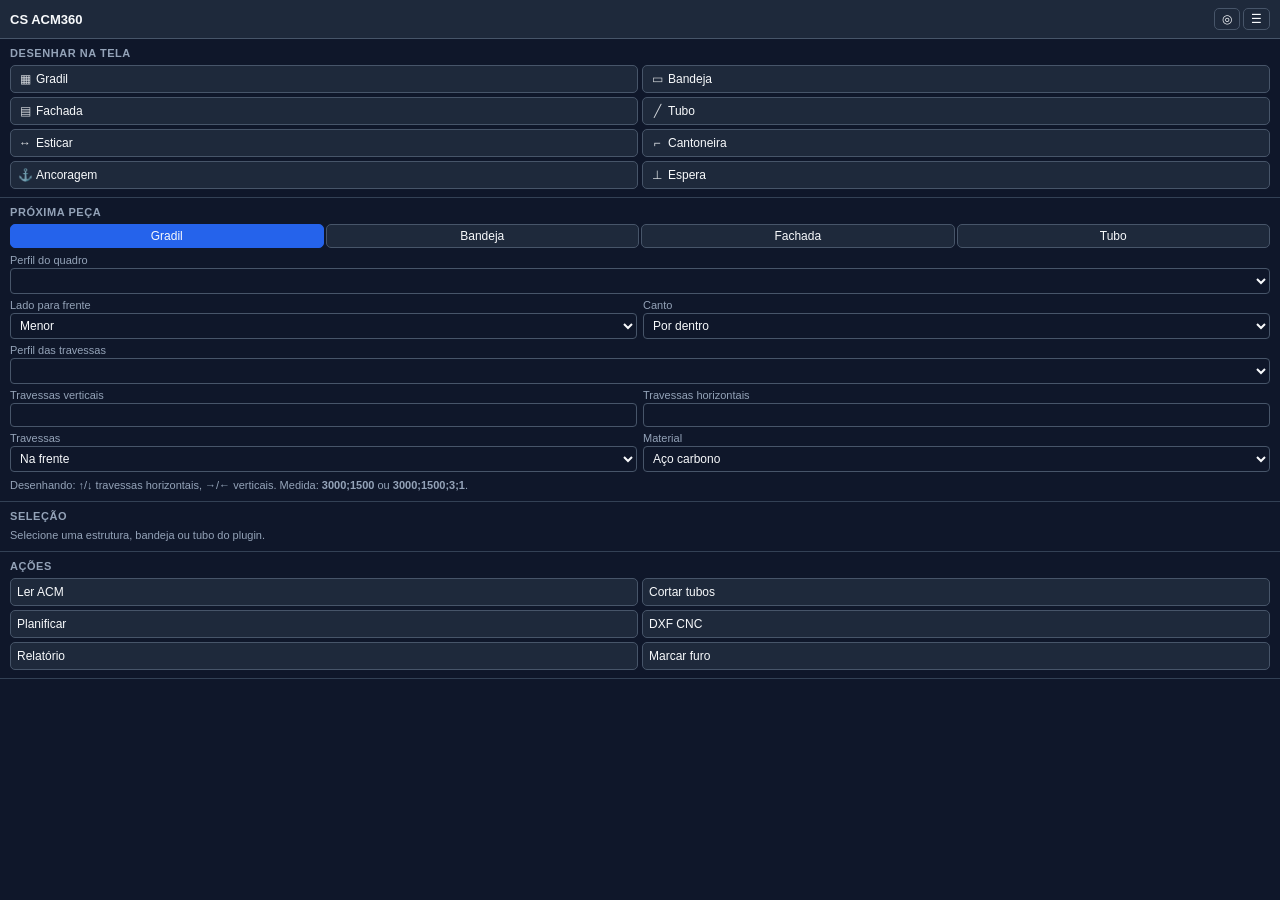
<file: sketchup-plugin/CS_ACM360_BETA/ui/side_panel.html>
<!DOCTYPE html>
<html lang="pt-BR">
<head>
  <meta charset="UTF-8">
  <title>CS ACM360 BETA</title>
  <style>
    :root {
      --brand-color: #2563EB;
      --bg: #0F172A;
      --surface: #1E293B;
      --surface-alt: #334155;
      --border: #475569;
      --text: #F8FAFC;
      --muted: #94A3B8;
      --danger: #EF4444;
      --success: #10B981;
    }
    * { box-sizing: border-box; }
    body {
      margin: 0;
      font-family: -apple-system, BlinkMacSystemFont, "Segoe UI", Roboto, sans-serif;
      background: var(--bg);
      color: var(--text);
      accent-color: var(--brand-color);
      font-size: 12px;
    }
    header {
      display: flex; align-items: center; justify-content: space-between;
      padding: 8px 10px; background: var(--surface); border-bottom: 1px solid var(--border);
      position: sticky; top: 0; z-index: 2;
    }
    header b { font-size: 13px; }
    header .ver { color: var(--muted); font-size: 11px; margin-left: 4px; }
    section { padding: 8px 10px; border-bottom: 1px solid var(--surface-alt); }
    h2 { margin: 0 0 6px; font-size: 11px; text-transform: uppercase; letter-spacing: .05em; color: var(--muted); }
    .grid { display: grid; grid-template-columns: 1fr 1fr; gap: 4px; }
    button {
      background: var(--surface); color: var(--text); border: 1px solid var(--border);
      border-radius: 5px; padding: 6px 6px; font-size: 12px; cursor: pointer; text-align: left;
    }
    button:hover { background: var(--surface-alt); }
    button.primary { background: var(--brand-color); border-color: var(--brand-color); text-align: center; }
    button.icon { padding: 3px 7px; text-align: center; }
    .ico { display: inline-block; width: 16px; text-align: center; margin-right: 3px; opacity: .85; }
    .tabs { display: flex; gap: 2px; margin-bottom: 6px; }
    .tabs button { flex: 1; text-align: center; padding: 4px 2px; }
    .tabs button.on { background: var(--brand-color); border-color: var(--brand-color); }
    label { display: block; color: var(--muted); font-size: 11px; margin: 5px 0 2px; }
    input, select {
      width: 100%; background: var(--bg); color: var(--text); border: 1px solid var(--border);
      border-radius: 4px; padding: 4px 5px; font-size: 12px;
    }
    .row { display: grid; grid-template-columns: 1fr 1fr; gap: 6px; }
    .hint { color: var(--muted); font-size: 11px; margin: 6px 0 0; line-height: 1.35; }
    .sel-title { font-weight: 700; font-size: 13px; margin-bottom: 2px; }
    .sel-info { color: var(--muted); font-size: 11px; margin-bottom: 4px; line-height: 1.4; }
    .actions { margin-top: 6px; }
    #status {
      padding: 8px 10px; color: var(--muted); font-size: 11px; white-space: pre-wrap; min-height: 30px;
    }
    #status.ok { color: var(--success); }
    .hidden { display: none; }
  </style>
</head>
<body>
  <header>
    <div><b>CS ACM360</b><span class="ver" id="ver"></span></div>
    <div>
      <button class="icon" title="Menu radial na tela" onclick="CSSide.action('radial')">◎</button>
      <button class="icon" title="Painel completo" onclick="CSSide.action('studio')">☰</button>
    </div>
  </header>

  <section>
    <h2>Desenhar na tela</h2>
    <div class="grid">
      <button onclick="CSSide.draw('frame')" title="2 cliques nos cantos; setas mudam as travessas"><span class="ico">▦</span>Gradil</button>
      <button onclick="CSSide.draw('tray')" title="2 cliques nos cantos"><span class="ico">▭</span>Bandeja</button>
      <button onclick="CSSide.draw('facade')" title="Bandejas + estrutura por 2 cantos"><span class="ico">▤</span>Fachada</button>
      <button onclick="CSSide.draw('tube')" title="Tubo por 2 pontos, em sequência"><span class="ico">╱</span>Tubo</button>
      <button onclick="CSSide.tool('stretch')" title="Alças nas bordas para esticar"><span class="ico">↔</span>Esticar</button>
      <button onclick="CSSide.tool('fastener', {type: 'cantoneira'})" title="Cantoneira no retorno da bandeja"><span class="ico">⌐</span>Cantoneira</button>
      <button onclick="CSSide.tool('fastener', {type: 'ancoragem'})" title="Ancoragem no tubo da estrutura"><span class="ico">⚓</span>Ancoragem</button>
      <button onclick="CSSide.tool('fastener', {type: 'espera'})" title="Espera / afastador no tubo"><span class="ico">⊥</span>Espera</button>
    </div>
  </section>

  <section>
    <h2>Próxima peça</h2>
    <div class="tabs">
      <button data-tab="frame" onclick="CSSide.tab('frame')">Gradil</button>
      <button data-tab="tray" onclick="CSSide.tab('tray')">Bandeja</button>
      <button data-tab="facade" onclick="CSSide.tab('facade')">Fachada</button>
      <button data-tab="tube" onclick="CSSide.tab('tube')">Tubo</button>
    </div>

    <div data-pane="frame">
      <label>Perfil do quadro</label>
      <select data-key="profile_corda" class="profiles" data-def="5"></select>
      <div class="row">
        <div><label>Lado para frente</label>
          <select data-key="rot_corda" data-def="1"><option value="1">Menor</option><option value="2">Maior</option></select></div>
        <div><label>Canto</label>
          <select data-key="corner_type" data-def="encosto">
            <option value="encosto">Por dentro</option><option value="passante_h">Por fora</option><option value="esquadria">45°</option>
          </select></div>
      </div>
      <label>Perfil das travessas</label>
      <select data-key="profile_travessa" class="profiles" data-def="3"></select>
      <div class="row">
        <div><label>Travessas verticais</label><input type="number" min="0" max="40" data-key="trav_v_count" data-def="2"></div>
        <div><label>Travessas horizontais</label><input type="number" min="0" max="30" data-key="trav_h_count" data-def="1"></div>
      </div>
      <div class="row">
        <div><label>Travessas</label>
          <select data-key="trav_align" data-def="frente">
            <option value="frente">Na frente</option><option value="centro">No centro</option><option value="atras">Atrás</option>
          </select></div>
        <div><label>Material</label>
          <select data-key="material" data-def="aco_carbono">
            <option value="aco_carbono">Aço carbono</option><option value="galvanizado">Galvanizado</option><option value="aluminio">Alumínio</option>
          </select></div>
      </div>
      <p class="hint">Desenhando: ↑/↓ travessas horizontais, →/← verticais. Medida: <b>3000;1500</b> ou <b>3000;1500;3;1</b>.</p>
    </div>

    <div data-pane="tray" class="hidden">
      <label>Chapa ACM</label>
      <select data-key="acm_preset" class="presets"></select>
      <label>Bordas</label>
      <select data-key="default_edge_type" data-def="dobra">
        <option value="dobra">Dobra 90°</option><option value="dobra_aba">Dobra + aba</option>
        <option value="refile">Aba de refile</option><option value="corte">Corte reto</option>
      </select>
      <div class="row">
        <div><label>Retorno (mm)</label><input type="number" min="0" data-key="return_mm" data-defkey="return_mm"></div>
        <div><label>Aba (mm)</label><input type="number" min="0" data-key="aba_mm" data-defkey="aba_mm"></div>
      </div>
      <p class="hint">Clique numa parede para a bandeja encostar nela. Medida: <b>1200;800</b>.</p>
    </div>

    <div data-pane="facade" class="hidden">
      <div class="row">
        <div><label>Junta (mm)</label><input type="number" min="0" data-key="joint_mm" data-defkey="joint_mm"></div>
        <div><label>Retorno (mm)</label><input type="number" min="0" data-key="return_mm" data-defkey="return_mm"></div>
      </div>
      <p class="hint">Colunas e linhas saem da chapa; para escolher, digite <b>3600;1800;3;2</b> (larg;alt;col;lin).</p>
    </div>

    <div data-pane="tube" class="hidden">
      <label>Perfil</label>
      <select data-key="profile_id" class="profiles" data-def="5"></select>
      <div class="row">
        <div><label>Lado para frente</label>
          <select data-key="rot" data-def="1"><option value="1">Menor</option><option value="2">Maior</option></select></div>
        <div><label>Material</label>
          <select data-key="material" data-def="aco_carbono">
            <option value="aco_carbono">Aço carbono</option><option value="galvanizado">Galvanizado</option><option value="aluminio">Alumínio</option>
          </select></div>
      </div>
      <p class="hint">Cada tubo já sai cortado nos vizinhos. Medida: comprimento em mm.</p>
    </div>
  </section>

  <section id="selSection">
    <h2>Seleção</h2>
    <div id="selEmpty" class="hint">Selecione uma estrutura, bandeja ou tubo do plugin.</div>
    <div id="selBox" class="hidden">
      <div class="sel-title" id="selTitle"></div>
      <div class="sel-info" id="selInfo"></div>
      <div id="selEdit">
        <div class="row" id="selCodeRow">
          <div><label>Código</label><input id="sCode"></div>
          <div><label>Nome</label><input id="sNameT"></div>
        </div>
        <div id="selNameRow"><label>Nome</label><input id="sName"></div>
        <div class="row">
          <div><label>Largura (mm)</label><input type="number" id="sW"></div>
          <div><label>Altura (mm)</label><input type="number" id="sH"></div>
        </div>
        <div class="row" id="selTravRow">
          <div><label>Trav. verticais</label><input type="number" min="0" max="40" id="sTV"></div>
          <div><label>Trav. horizontais</label><input type="number" min="0" max="30" id="sTH"></div>
        </div>
        <div style="margin-top:6px;"><button class="primary" style="width:100%;" onclick="CSSide.apply()">Aplicar</button></div>
      </div>
      <div class="grid actions" id="selActions"></div>
    </div>
  </section>

  <section>
    <h2>Ações</h2>
    <div class="grid">
      <button onclick="CSSide.action('ler_acm')" title="Estrutura atrás das bandejas selecionadas">Ler ACM</button>
      <button onclick="CSSide.action('cut_interferences')" title="Tubos avulsos selecionados">Cortar tubos</button>
      <button onclick="CSSide.action('unfold')">Planificar</button>
      <button onclick="CSSide.action('dxf')">DXF CNC</button>
      <button onclick="CSSide.action('report')">Relatório</button>
      <button onclick="CSSide.action('mark_holes')" title="Objetos que viram furo nas bandejas">Marcar furo</button>
    </div>
  </section>

  <div id="status"></div>

  <script>
    (function() {
      function call(name, arg) {
        if (window.sketchup && sketchup[name]) {
          if (arg === undefined) sketchup[name](); else sketchup[name](arg);
        }
      }
      function $(id) { return document.getElementById(id); }
      function num(v) { return Math.round(Number(v) * 10) / 10; }
      function fmt(v) { return String(num(v)).replace('.', ','); }

      var SEL_ACTIONS = {
        parametric_frame: [['fix_ancoragem', 'Ancoragens'], ['fix_espera', 'Esperas'], ['fix_remove', 'Tirar fixadores'], ['stretch', 'Esticar']],
        acm_tray: [['fix_cantoneira', 'Cantoneiras'], ['cutouts_auto', 'Recortes auto'], ['cutouts_contour', 'Recorte contorno'],
                   ['cutouts_clear', 'Limpar recortes'], ['fix_remove', 'Tirar fixadores'], ['stretch', 'Esticar']],
        single_tube: [['cut_interferences', 'Cortar no vizinho']]
      };

      var S = window.CSSide = {
        state: null,
        current: 'frame',

        load: function(st) {
          this.state = st;
          $('ver').textContent = 'BETA ' + st.version;
          document.querySelectorAll('select.profiles').forEach(function(sel) {
            sel.innerHTML = '';
            st.profiles.forEach(function(p) { sel.add(new Option(p.name, p.id)); });
          });
          document.querySelectorAll('select.presets').forEach(function(sel) {
            sel.innerHTML = '';
            st.presets.forEach(function(p) { sel.add(new Option(p.name, p.id)); });
          });
          this.fillParams();
          this.showSelection(st.selection, st.selected_count);
        },

        // Campos "próxima peça": valor lembrado > padrão do campo > padrão das configurações
        fillParams: function() {
          var st = this.state;
          document.querySelectorAll('[data-pane]').forEach(function(pane) {
            var mode = pane.getAttribute('data-pane');
            var saved = (st.params && st.params[mode]) || {};
            pane.querySelectorAll('[data-key]').forEach(function(el) {
              var key = el.getAttribute('data-key');
              var def = el.hasAttribute('data-defkey') ? st.defaults[el.getAttribute('data-defkey')] :
                        (key === 'acm_preset' ? st.defaults.acm_preset : el.getAttribute('data-def'));
              var v = saved[key] !== undefined ? saved[key] : def;
              if (v !== undefined && v !== null) el.value = v;
              el.onchange = function() { S.saveParams(mode); };
            });
          });
        },

        collect: function(mode) {
          var out = {};
          document.querySelectorAll('[data-pane="' + mode + '"] [data-key]').forEach(function(el) {
            var key = el.getAttribute('data-key');
            out[key] = (el.type === 'number' || /^(profile_|rot|trav_._count)/.test(key)) ? Number(el.value) : el.value;
          });
          return out;
        },

        saveParams: function(mode) {
          call('set_params', JSON.stringify({ mode: mode, params: this.collect(mode) }));
        },

        tab: function(mode) {
          this.current = mode;
          document.querySelectorAll('.tabs button').forEach(function(b) {
            b.classList.toggle('on', b.getAttribute('data-tab') === mode);
          });
          document.querySelectorAll('[data-pane]').forEach(function(p) {
            p.classList.toggle('hidden', p.getAttribute('data-pane') !== mode);
          });
        },

        draw: function(mode) {
          this.tab(mode);
          this.tool(mode, this.collect(mode));
        },

        tool: function(tool, params) {
          call('start_tool', JSON.stringify({ tool: tool, params: params || {} }));
        },

        action: function(name) {
          if (name === 'stretch') return this.tool('stretch');
          call('action', name);
        },

        showSelection: function(sel, count) {
          $('selEmpty').classList.toggle('hidden', !!sel);
          $('selBox').classList.toggle('hidden', !sel);
          if (!sel) {
            $('selEmpty').textContent = count ? 'A seleção não tem peça do plugin.' : 'Selecione uma estrutura, bandeja ou tubo do plugin.';
            return;
          }
          var info = [], title = '';
          var fix = (sel.fasteners || []).length ? 'Fixadores: ' + sel.fasteners.join(', ') : 'Sem fixadores';
          if (sel.kind === 'parametric_frame') {
            title = 'Gradil · ' + (sel.name || '');
            info.push(fmt(sel.width_mm) + ' × ' + fmt(sel.height_mm) + ' mm · ' + sel.tubes + ' tubos · ' + fmt(sel.meters) + ' m', fix);
          } else if (sel.kind === 'acm_tray') {
            title = 'Bandeja ' + (sel.code || '') + ' · ' + (sel.name || '');
            info.push(fmt(sel.width_mm) + ' × ' + fmt(sel.height_mm) + ' mm · ' + sel.cutouts + ' recorte(s)', fix);
          } else {
            title = 'Tubo · ' + (sel.name || '');
            info.push((sel.profile_name || '') + ' · ' + fmt(sel.length_mm) + ' mm',
                      'Cortes: ' + fmt(sel.cut_a_deg || 0) + '° / ' + fmt(sel.cut_b_deg || 0) + '°');
          }
          if (count > 1) info.push(count + ' itens selecionados (editando o primeiro)');
          $('selTitle').textContent = title;
          $('selInfo').innerHTML = info.map(function(t) { return String(t).replace(/</g, '&lt;'); }).join('<br>');

          var editable = sel.kind !== 'single_tube';
          $('selEdit').classList.toggle('hidden', !editable);
          $('selTravRow').classList.toggle('hidden', sel.kind !== 'parametric_frame');
          $('selCodeRow').classList.toggle('hidden', sel.kind !== 'acm_tray');
          $('selNameRow').classList.toggle('hidden', sel.kind !== 'parametric_frame');
          if (editable) {
            $('sW').value = num(sel.width_mm);
            $('sH').value = num(sel.height_mm);
            $('sName').value = sel.name || '';
            $('sNameT').value = sel.name || '';
            $('sCode').value = sel.code || '';
            $('sTV').value = sel.trav_v_count;
            $('sTH').value = sel.trav_h_count;
          }
          $('selActions').innerHTML = '';
          (SEL_ACTIONS[sel.kind] || []).forEach(function(a) {
            var b = document.createElement('button');
            b.textContent = a[1];
            b.onclick = function() { S.action(a[0]); };
            $('selActions').appendChild(b);
          });
        },

        apply: function() {
          var sel = this.state && this.state.selection;
          if (!sel) return;
          var data = { width_mm: Number($('sW').value), height_mm: Number($('sH').value) };
          if (sel.kind === 'parametric_frame') {
            data.name = $('sName').value;
            data.trav_v_count = Number($('sTV').value);
            data.trav_h_count = Number($('sTH').value);
          } else {
            data.name = $('sNameT').value;
            data.code = $('sCode').value;
          }
          call('apply_selected', JSON.stringify(data));
        },

        status: function(msg) {
          var el = $('status');
          el.textContent = msg || '';
          el.className = /^Erro/.test(msg || '') ? '' : 'ok';
        }
      };

      document.addEventListener('keydown', function(e) {
        if (e.key === 'Enter' && e.target.closest && e.target.closest('#selEdit')) S.apply();
      });
      S.tab('frame');
      call('ready', String(window.screen.availWidth || 0));
    })();
  </script>
</body>
</html>
</file>
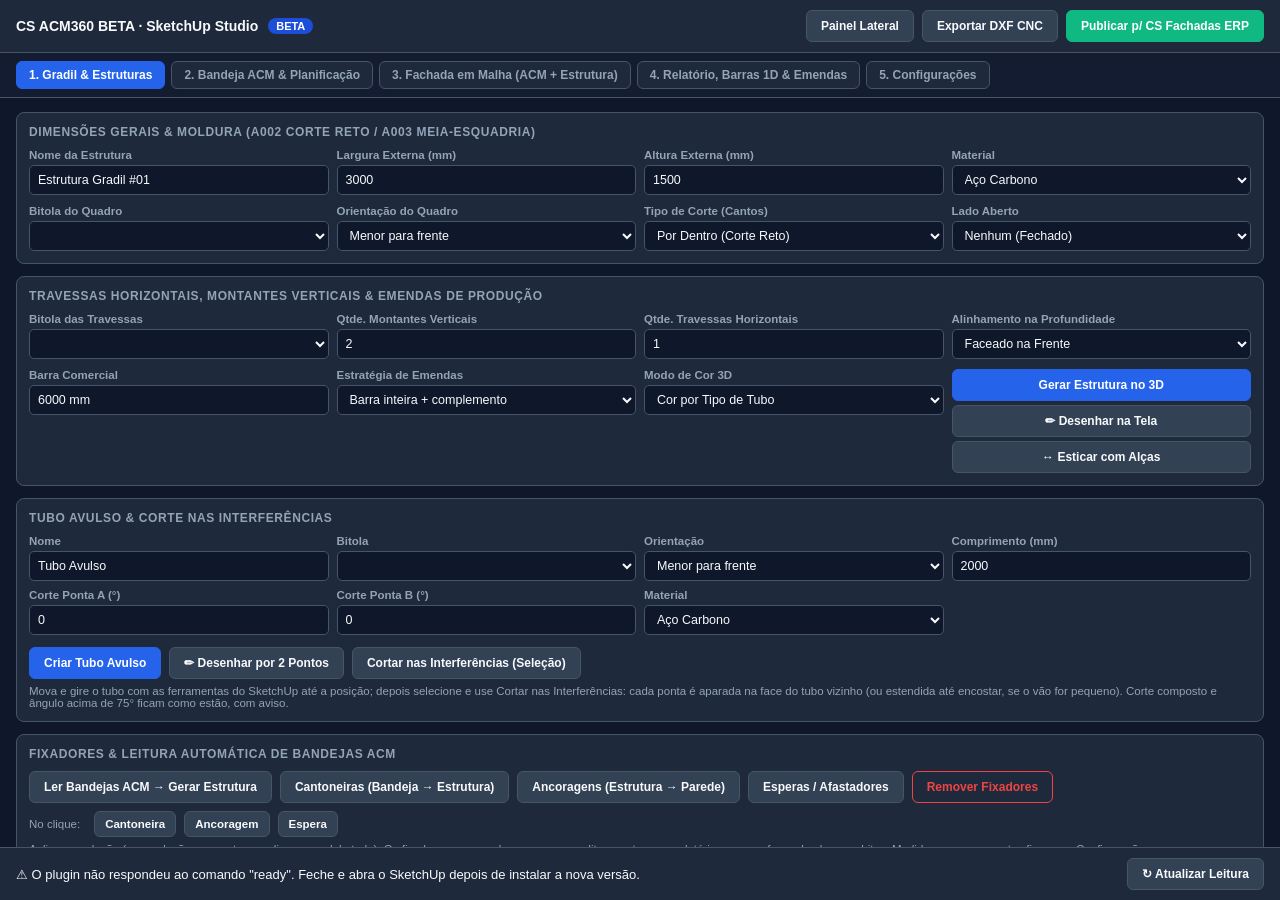
<file: sketchup-plugin/CS_ACM360_BETA/ui/studio.html>
<!DOCTYPE html>
<html lang="pt-BR">
<head>
  <meta charset="UTF-8">
  <title>CS ACM360 BETA · Construtor ao Vivo & Planificador</title>
  <style>
    :root {
      color-scheme: dark;
      --brand-color: #2563EB;
      --bg: #0F172A;
      --surface: #1E293B;
      --surface-alt: #334155;
      --border: #475569;
      --text: #F8FAFC;
      --muted: #94A3B8;
      --danger: #EF4444;
      --success: #10B981;
      --warning: #F59E0B;
    }
    * { box-sizing: border-box; margin: 0; padding: 0; }
    body {
      font-family: -apple-system, BlinkMacSystemFont, "Segoe UI", Roboto, sans-serif;
      background: var(--bg);
      color: var(--text);
      accent-color: var(--brand-color);
      font-size: 13px;
      display: flex;
      flex-direction: column;
      height: 100vh;
      overflow: hidden;
    }
    .top-bar {
      display: flex;
      align-items: center;
      justify-content: space-between;
      padding: 10px 16px;
      background: var(--surface);
      border-bottom: 1px solid var(--border);
    }
    .brand { display: flex; align-items: center; gap: 10px; font-weight: 800; font-size: 14px; }
    .badge {
      background: #1D4ED8;
      color: #fff;
      font-size: 11px;
      padding: 2px 8px;
      border-radius: 99px;
      font-weight: 700;
    }
    .tabs {
      display: flex;
      gap: 6px;
      padding: 8px 16px;
      background: #131C31;
      border-bottom: 1px solid var(--border);
      flex-wrap: wrap;
    }
    .tab-btn {
      background: var(--surface);
      color: var(--muted);
      border: 1px solid var(--border);
      padding: 6px 12px;
      border-radius: 6px;
      font-weight: 700;
      font-size: 12px;
      cursor: pointer;
    }
    .tab-btn.active {
      background: var(--brand-color);
      color: #fff;
      border-color: var(--brand-color);
    }
    .content {
      flex: 1;
      overflow-y: auto;
      padding: 14px 16px;
      display: flex;
      flex-direction: column;
      gap: 12px;
    }
    .panel { display: none; flex-direction: column; gap: 12px; }
    .panel.active { display: flex; }
    .card {
      background: var(--surface);
      border: 1px solid var(--border);
      border-radius: 8px;
      padding: 12px;
    }
    .card h3 {
      font-size: 12px;
      text-transform: uppercase;
      letter-spacing: 0.05em;
      color: var(--muted);
      margin-bottom: 10px;
    }
    .grid-2 { display: grid; grid-template-columns: 1fr 1fr; gap: 10px; }
    .grid-3 { display: grid; grid-template-columns: 1fr 1fr 1fr; gap: 10px; }
    .grid-4 { display: grid; grid-template-columns: repeat(4, 1fr); gap: 8px; }
    .field { display: flex; flex-direction: column; gap: 4px; }
    .field label { font-size: 11.5px; color: var(--muted); font-weight: 600; }
    .field input, .field select {
      height: 30px;
      padding: 0 8px;
      border-radius: 5px;
      border: 1px solid var(--border);
      background: #0F172A;
      color: var(--text);
      font-size: 12.5px;
    }
    .btn-row { display: flex; gap: 8px; flex-wrap: wrap; align-items: center; }
    .btn {
      height: 32px;
      padding: 0 14px;
      border-radius: 6px;
      border: 1px solid var(--border);
      background: var(--surface-alt);
      color: var(--text);
      font-weight: 700;
      font-size: 12px;
      cursor: pointer;
    }
    .btn.primary { background: var(--brand-color); border-color: var(--brand-color); color: #fff; }
    .btn.success { background: var(--success); border-color: var(--success); color: #fff; }
    .table-wrapper {
      overflow: auto;
      max-inline-size: 100%;
      max-block-size: 280px;
      container-type: inline-size;
      border: 1px solid var(--border);
      border-radius: 6px;
    }
    table { width: 100%; border-collapse: separate; border-spacing: 0; font-size: 12px; }
    thead { position: sticky; inset-block-start: 0; z-index: 1; background: #0F172A; }
    th, td { padding: 7px 10px; text-align: left; border-bottom: 1px solid #334155; }
    tbody th { position: sticky; inset-inline-start: 0; background: var(--surface); }
    td input, td select {
      width: 100%;
      height: 26px;
      padding: 0 6px;
      border-radius: 4px;
      border: 1px solid var(--border);
      background: #0F172A;
      color: var(--text);
      font-size: 12px;
    }
    .btn.small { height: 26px; padding: 0 10px; font-size: 11.5px; }
    .btn.danger { background: transparent; border-color: var(--danger); color: var(--danger); }
    .hint { font-size: 11.5px; color: var(--muted); margin-top: 6px; }
    .report-warn { border: 1px solid var(--warning); color: var(--warning); border-radius: 6px; padding: 8px 10px; margin-bottom: 8px; font-size: 12px; }
    .logo-preview { max-height: 48px; max-width: 200px; border: 1px solid var(--border); border-radius: 4px; background: #fff; }
    .footer {
      padding: 10px 16px;
      background: var(--surface);
      border-top: 1px solid var(--border);
      display: flex;
      justify-content: space-between;
      align-items: center;
    }
  </style>
</head>
<body>
  <header class="top-bar">
    <div class="brand">
      <span>CS ACM360 BETA · SketchUp Studio</span>
      <span class="badge" id="versionBadge">BETA</span>
    </div>
    <div class="btn-row">
      <button type="button" class="btn" onclick="CSStudio.callRuby('side_panel')" title="Janela estreita com as ferramentas e a peça selecionada">Painel Lateral</button>
      <button type="button" class="btn" onclick="CSStudio.callRuby('export_dxf')">Exportar DXF CNC</button>
      <button type="button" class="btn success" onclick="CSStudio.callRuby('export_erp_json')">Publicar p/ CS Fachadas ERP</button>
    </div>
  </header>

  <nav class="tabs" aria-label="Módulos do Plugin">
    <button type="button" class="tab-btn active" data-tab="frame" onclick="CSStudio.switchTab('frame')">1. Gradil & Estruturas</button>
    <button type="button" class="tab-btn" data-tab="tray" onclick="CSStudio.switchTab('tray')">2. Bandeja ACM & Planificação</button>
    <button type="button" class="tab-btn" data-tab="facade" onclick="CSStudio.switchTab('facade')">3. Fachada em Malha (ACM + Estrutura)</button>
    <button type="button" class="tab-btn" data-tab="report" onclick="CSStudio.switchTab('report')">4. Relatório, Barras 1D & Emendas</button>
    <button type="button" class="tab-btn" data-tab="settings" onclick="CSStudio.switchTab('settings')">5. Configurações</button>
  </nav>

  <main class="content">
    <!-- ABA 1: ESTRUTURAS METÁLICAS -->
    <section class="panel active" id="panel-frame">
      <div class="card">
        <h3>Dimensões Gerais & Moldura (A002 Corte Reto / A003 Meia-Esquadria)</h3>
        <div class="grid-4">
          <div class="field">
            <label for="fName">Nome da Estrutura</label>
            <input type="text" id="fName" value="Estrutura Gradil #01">
          </div>
          <div class="field">
            <label for="fWidth">Largura Externa (mm)</label>
            <input type="number" id="fWidth" value="3000" min="100" step="10">
          </div>
          <div class="field">
            <label for="fHeight">Altura Externa (mm)</label>
            <input type="number" id="fHeight" value="1500" min="100" step="10">
          </div>
          <div class="field">
            <label for="fMaterial">Material</label>
            <select id="fMaterial">
              <option value="aco_carbono">Aço Carbono</option>
              <option value="galvanizado">Galvanizado</option>
              <option value="aluminio">Alumínio</option>
            </select>
          </div>
        </div>

        <div class="grid-4" style="margin-top:10px;">
          <div class="field">
            <label for="fProfileCorda">Bitola do Quadro</label>
            <select id="fProfileCorda"></select>
          </div>
          <div class="field">
            <label for="fRotCorda">Orientação do Quadro</label>
            <select id="fRotCorda">
              <option value="1">Menor para frente</option>
              <option value="2">Maior para frente</option>
            </select>
          </div>
          <div class="field">
            <label for="fCornerType">Tipo de Corte (Cantos)</label>
            <select id="fCornerType">
              <option value="encosto">Por Dentro (Corte Reto)</option>
              <option value="passante_h">Por Fora (Travessa Passante)</option>
              <option value="esquadria">Meia-Esquadria (45°)</option>
            </select>
          </div>
          <div class="field">
            <label for="fOpenSide">Lado Aberto</label>
            <select id="fOpenSide">
              <option value="0">Nenhum (Fechado)</option>
              <option value="1">Esquerdo Aberto</option>
              <option value="2">Direito Aberto</option>
              <option value="3">Ambos Abertos</option>
            </select>
          </div>
        </div>
      </div>

      <div class="card">
        <h3>Travessas Horizontais, Montantes Verticais & Emendas de Produção</h3>
        <div class="grid-4">
          <div class="field">
            <label for="fProfileTrav">Bitola das Travessas</label>
            <select id="fProfileTrav"></select>
          </div>
          <div class="field">
            <label for="fTravV">Qtde. Montantes Verticais</label>
            <input type="number" id="fTravV" value="2" min="0" max="40">
          </div>
          <div class="field">
            <label for="fTravH">Qtde. Travessas Horizontais</label>
            <input type="number" id="fTravH" value="1" min="0" max="30">
          </div>
          <div class="field">
            <label for="fTravAlign">Alinhamento na Profundidade</label>
            <select id="fTravAlign">
              <option value="frente">Faceado na Frente</option>
              <option value="centro">No Centro</option>
              <option value="atras">Faceado Atrás</option>
            </select>
          </div>
        </div>
        <div class="grid-4" style="margin-top:10px;">
          <div class="field">
            <label>Barra Comercial</label>
            <input type="text" id="fBarInfo" value="6000 mm" readonly title="Altere na aba 5. Configurações">
          </div>
          <div class="field">
            <label for="fSeamStrategy">Estratégia de Emendas</label>
            <select id="fSeamStrategy">
              <option value="economia">Barra inteira + complemento</option>
              <option value="iguais">Partes iguais</option>
            </select>
          </div>
          <div class="field">
            <label for="fColorMode">Modo de Cor 3D</label>
            <select id="fColorMode" onchange="CSStudio.callRuby('set_color_mode', this.value)">
              <option value="tipo">Cor por Tipo de Tubo</option>
              <option value="comprimento">Cor por Comprimento</option>
              <option value="unica">Cor Única (Acabamento)</option>
            </select>
          </div>
          <div class="field" style="justify-content:flex-end;">
            <button type="button" class="btn primary" onclick="CSStudio.submitFrame(false)">Gerar Estrutura no 3D</button>
            <button type="button" class="btn" onclick="CSStudio.submitFrame(false, true)">✏ Desenhar na Tela</button>
            <button type="button" class="btn" onclick="CSStudio.startTool('stretch')">↔ Esticar com Alças</button>
          </div>
        </div>
      </div>

      <div class="card" id="cardTube">
        <h3>Tubo Avulso & Corte nas Interferências</h3>
        <div class="grid-4">
          <div class="field">
            <label for="uName">Nome</label>
            <input type="text" id="uName" value="Tubo Avulso">
          </div>
          <div class="field">
            <label for="uProfile">Bitola</label>
            <select id="uProfile"></select>
          </div>
          <div class="field">
            <label for="uRot">Orientação</label>
            <select id="uRot">
              <option value="1">Menor para frente</option>
              <option value="2">Maior para frente</option>
            </select>
          </div>
          <div class="field">
            <label for="uLength">Comprimento (mm)</label>
            <input type="number" id="uLength" value="2000" min="10" step="10">
          </div>
          <div class="field">
            <label for="uCutA">Corte Ponta A (°)</label>
            <input type="number" id="uCutA" value="0" min="0" max="75" step="1">
          </div>
          <div class="field">
            <label for="uCutB">Corte Ponta B (°)</label>
            <input type="number" id="uCutB" value="0" min="0" max="75" step="1">
          </div>
          <div class="field">
            <label for="uMaterial">Material</label>
            <select id="uMaterial">
              <option value="aco_carbono">Aço Carbono</option>
              <option value="galvanizado">Galvanizado</option>
              <option value="aluminio">Alumínio</option>
            </select>
          </div>
        </div>
        <div class="btn-row" style="margin-top:12px;">
          <button type="button" class="btn primary" onclick="CSStudio.submitTube()">Criar Tubo Avulso</button>
          <button type="button" class="btn" onclick="CSStudio.submitTube(true)">✏ Desenhar por 2 Pontos</button>
          <button type="button" class="btn" onclick="CSStudio.callRuby('cut_interferences')">Cortar nas Interferências (Seleção)</button>
        </div>
        <p class="hint">Mova e gire o tubo com as ferramentas do SketchUp até a posição; depois selecione e use Cortar nas Interferências: cada ponta é aparada na face do tubo vizinho (ou estendida até encostar, se o vão for pequeno). Corte composto e ângulo acima de 75° ficam como estão, com aviso.</p>
      </div>

      <div class="card">
        <h3>Fixadores & Leitura Automática de Bandejas ACM</h3>
        <div class="btn-row">
          <button type="button" class="btn" onclick="CSStudio.callRuby('read_trays_create_frame', '{}')">Ler Bandejas ACM → Gerar Estrutura</button>
          <button type="button" class="btn" onclick="CSStudio.callRuby('distribute_fasteners', 'cantoneira')">Cantoneiras (Bandeja → Estrutura)</button>
          <button type="button" class="btn" onclick="CSStudio.callRuby('distribute_fasteners', 'ancoragem')">Ancoragens (Estrutura → Parede)</button>
          <button type="button" class="btn" onclick="CSStudio.callRuby('distribute_fasteners', 'espera')">Esperas / Afastadores</button>
          <button type="button" class="btn danger" onclick="CSStudio.callRuby('remove_fasteners')">Remover Fixadores</button>
        </div>
        <div class="btn-row" style="margin-top:8px;">
          <span class="hint" style="margin:0 6px 0 0;">No clique:</span>
          <button type="button" class="btn small" onclick="CSStudio.startTool('fastener', {type: 'cantoneira'})">Cantoneira</button>
          <button type="button" class="btn small" onclick="CSStudio.startTool('fastener', {type: 'ancoragem'})">Ancoragem</button>
          <button type="button" class="btn small" onclick="CSStudio.startTool('fastener', {type: 'espera'})">Espera</button>
        </div>
        <p class="hint">Aplica na seleção (sem seleção, pergunta se aplica no modelo todo). Os fixadores acompanham a peça ao editar e entram no relatório com parafusos, buchas e rebites. Medidas e espaçamentos ficam em Configurações.</p>
      </div>
    </section>

    <!-- ABA 2: BANDEJA ACM -->
    <section class="panel" id="panel-tray">
      <div class="card">
        <h3>Bandeja de ACM Paramétrica (Dobras, Abas, Refile e Fresa)</h3>
        <div class="grid-4">
          <div class="field">
            <label for="tCode">Código</label>
            <input type="text" id="tCode" value="P01">
          </div>
          <div class="field">
            <label for="tName">Nome da Peça</label>
            <input type="text" id="tName" value="Bandeja Principal">
          </div>
          <div class="field">
            <label for="tWidth">Largura Frontal (mm)</label>
            <input type="number" id="tWidth" value="1200" min="80">
          </div>
          <div class="field">
            <label for="tHeight">Altura Frontal (mm)</label>
            <input type="number" id="tHeight" value="800" min="80">
          </div>
        </div>
        <div class="grid-4" style="margin-top:10px;">
          <div class="field">
            <label for="tEdgeType">Tipo das 4 Bordas</label>
            <select id="tEdgeType">
              <option value="dobra">Dobra 90° (Retorno simples)</option>
              <option value="dobra_aba">Dobra + Aba de Fixação</option>
              <option value="refile">Aba de Refile (Plana)</option>
              <option value="corte">Corte Reto (Sem Retorno)</option>
            </select>
          </div>
          <div class="field">
            <label for="tReturnMm">Retorno / Dobra (mm)</label>
            <input type="number" id="tReturnMm" value="50" min="0">
          </div>
          <div class="field">
            <label for="tAbaMm">Aba de Fixação (mm)</label>
            <input type="number" id="tAbaMm" value="20" min="0">
          </div>
          <div class="field">
            <label for="tBendFactor">Fator de Dobra (mm)</label>
            <input type="number" id="tBendFactor" value="1.5" step="0.1">
          </div>
        </div>
        <div class="grid-4" style="margin-top:10px;">
          <div class="field">
            <label for="tPreset">Chapa ACM (Fornecedor / Espessura)</label>
            <select id="tPreset" onchange="CSStudio.applyTrayPreset()"></select>
          </div>
        </div>
        <div class="btn-row" style="margin-top:12px;">
          <button type="button" class="btn primary" onclick="CSStudio.submitTray()">Criar Bandeja 3D no SketchUp</button>
          <button type="button" class="btn" onclick="CSStudio.submitTray(true)">✏ Desenhar na Tela</button>
          <button type="button" class="btn" onclick="CSStudio.startTool('stretch')">↔ Esticar com Alças</button>
          <button type="button" class="btn" onclick="CSStudio.callRuby('unfold_selected_3d')">Planificar Bandeja Selecionada no 3D</button>
          <button type="button" class="btn" onclick="CSStudio.callRuby('export_dxf')">Exportar DXF CNC (AC1009)</button>
        </div>
      </div>

      <div class="card">
        <h3>Recortes nas Bandejas ACM</h3>
        <div class="btn-row">
          <button type="button" class="btn" onclick="CSStudio.callRuby('tray_cutouts_auto')">Recortes Automáticos</button>
          <button type="button" class="btn" onclick="CSStudio.callRuby('tray_cutouts_contour')">Recorte pelo Contorno Selecionado</button>
          <button type="button" class="btn" onclick="CSStudio.callRuby('mark_as_hole')">Marcar Seleção como Furo</button>
          <button type="button" class="btn danger" onclick="CSStudio.callRuby('clear_tray_cutouts')">Limpar Recortes</button>
        </div>
        <p class="hint"><strong>Automático:</strong> tubos, fixadores das estruturas e objetos marcados como furo que atravessam a face viram recorte retangular com a folga das Configurações. <strong>Contorno:</strong> desenhe ou importe o contorno (ex.: letra caixa) sobre a face, selecione a bandeja e o contorno e aplique; o recorte segue o desenho. Os recortes vão para o 3D, a planificação e o DXF (camada ACM_CORTE); perto da dobra aparece um aviso.</p>
      </div>
    </section>

    <!-- ABA 3: FACHADA EM MALHA -->
    <section class="panel" id="panel-facade">
      <div class="card">
        <h3>Gerador de Fachada Completa (Malha de Bandejas ACM + Estrutura Metálica Automática)</h3>
        <div class="grid-4">
          <div class="field">
            <label for="gTotalW">Largura Total da Fachada (mm)</label>
            <input type="number" id="gTotalW" value="3600" step="50">
          </div>
          <div class="field">
            <label for="gTotalH">Altura Total da Fachada (mm)</label>
            <input type="number" id="gTotalH" value="1800" step="50">
          </div>
          <div class="field">
            <label for="gCols">Colunas de Bandejas</label>
            <input type="number" id="gCols" value="3" min="1" max="20">
          </div>
          <div class="field">
            <label for="gRows">Linhas de Bandejas</label>
            <input type="number" id="gRows" value="2" min="1" max="10">
          </div>
        </div>
        <div class="grid-3" style="margin-top:10px;">
          <div class="field">
            <label for="gJoint">Junta de Dilatação (mm)</label>
            <input type="number" id="gJoint" value="10" min="0" max="50">
          </div>
          <div class="field">
            <label for="gReturn">Retorno das Bandejas (mm)</label>
            <input type="number" id="gReturn" value="50" min="15" max="250">
          </div>
          <div class="field" style="justify-content:flex-end;">
            <button type="button" class="btn primary" onclick="CSStudio.submitFacadeGrid()">Criar Painel ACM + Estrutura no 3D</button>
            <button type="button" class="btn" onclick="CSStudio.submitFacadeGrid(true)">✏ Desenhar na Tela</button>
          </div>
        </div>
      </div>
    </section>

    <!-- ABA 4: RELATÓRIO E PLANO DE CORTE -->
    <section class="panel" id="panel-report">
      <div class="card">
        <h3>Resumo de Compra por Bitola</h3>
        <div id="reportSummaryText" style="margin-bottom:8px; color:var(--muted);">Carregando leitura do modelo...</div>
        <div id="reportWarnings" class="report-warn" hidden></div>
        <div tabindex="0" role="region" aria-label="Resumo por bitola" class="table-wrapper">
          <table>
            <thead>
              <tr><th>Bitola</th><th>Material</th><th>Peças</th><th>Metros</th><th>Barras</th><th>Aprov.</th><th>Peso</th><th>Custo</th></tr>
            </thead>
            <tbody id="reportProfilesBody"></tbody>
          </table>
        </div>
        <div class="btn-row" style="margin-top:10px;">
          <button type="button" class="btn success" onclick="CSStudio.exportReport('xlsx')">📊 Exportar Excel (XLSX)</button>
          <button type="button" class="btn" onclick="CSStudio.exportReport('csv')">Exportar CSV</button>
          <button type="button" class="btn" onclick="CSStudio.printReport()">🖨 Imprimir</button>
        </div>
        <p class="hint">Lê todas as estruturas, tubos avulsos e bandejas do modelo, inclusive dentro de grupos. Preços e cabeçalho de impressão vêm da aba Configurações.</p>
      </div>

      <div class="card">
        <h3>Lista de Corte (Serra)</h3>
        <div tabindex="0" role="region" aria-label="Lista de corte" class="table-wrapper">
          <table>
            <thead>
              <tr><th>Bitola</th><th>Comprimento (mm)</th><th>Corte A/B</th><th>Qtd</th><th>Total (m)</th><th>Peças</th></tr>
            </thead>
            <tbody id="reportCutBody"></tbody>
          </table>
        </div>
      </div>

      <div class="card">
        <h3 id="reportPlanTitle">Plano de Barras</h3>
        <div tabindex="0" role="region" aria-label="Plano de barras" class="table-wrapper">
          <table>
            <thead>
              <tr><th>Bitola</th><th>Barra</th><th>Cortes (mm)</th><th>Sobra (mm)</th></tr>
            </thead>
            <tbody id="reportPlanBody"></tbody>
          </table>
        </div>
      </div>

      <div class="card">
        <h3>Bandejas ACM, Colagem e Fixadores</h3>
        <div tabindex="0" role="region" aria-label="Bandejas ACM" class="table-wrapper">
          <table>
            <thead>
              <tr><th>Código</th><th>Nome</th><th>Qtd</th><th>Face (mm)</th><th>Chapa aberta (mm)</th><th>Esp.</th><th>Área (m²)</th></tr>
            </thead>
            <tbody id="reportTraysBody"></tbody>
          </table>
        </div>
        <div id="reportExtras" class="hint"></div>
      </div>
    </section>

    <!-- ABA 5: CONFIGURAÇÕES (M12) -->
    <section class="panel" id="panel-settings">
      <div class="card">
        <h3>Geral · Barras e Serra</h3>
        <div class="grid-4">
          <div class="field">
            <label for="sBarMm">Barra Comercial (mm)</label>
            <input type="number" id="sBarMm" data-setting="bar_mm" min="1000" max="12000" step="100">
          </div>
          <div class="field">
            <label for="sKerfMm">Espessura da Serra (mm)</label>
            <input type="number" id="sKerfMm" data-setting="kerf_mm" min="0" max="15" step="0.1">
          </div>
          <div class="field">
            <label for="sSeam">Estratégia de Emendas</label>
            <select id="sSeam" data-setting="seam_strategy">
              <option value="economia">Barra inteira + complemento</option>
              <option value="iguais">Partes iguais</option>
            </select>
          </div>
          <div class="field">
            <label for="sColorMode">Modo de Cor 3D</label>
            <select id="sColorMode" data-setting="color_mode">
              <option value="tipo">Cor por Tipo de Tubo</option>
              <option value="comprimento">Cor por Comprimento</option>
              <option value="unica">Cor Única</option>
            </select>
          </div>
        </div>
        <div class="grid-4" style="margin-top:10px;">
          <div class="field">
            <label for="sMaxExtend">Corte nas Interferências · Estender até (mm)</label>
            <input type="number" id="sMaxExtend" data-setting="interference_max_extend_mm" min="0" max="500" step="5">
          </div>
        </div>
        <p class="hint">Ao mudar a barra ou a serra, as estruturas do modelo são regeradas (emendas e plano de barras). Tubo avulso com vão até o vizinho menor que "Estender até" é estendido para encostar (0 = só aparar).</p>
      </div>

      <div class="card">
        <h3>ACM · Chapa, Fresa e Bandejas</h3>
        <div class="grid-4">
          <div class="field">
            <label for="sSheetW">Chapa Largura (mm)</label>
            <input type="number" id="sSheetW" data-setting="acm_sheet_w_mm" step="10">
          </div>
          <div class="field">
            <label for="sSheetH">Chapa Altura (mm)</label>
            <input type="number" id="sSheetH" data-setting="acm_sheet_h_mm" step="10">
          </div>
          <div class="field">
            <label for="sCore">Núcleo</label>
            <select id="sCore" data-setting="acm_core">
              <option value="PE">PE (Polietileno)</option>
              <option value="FR">FR (Antichama)</option>
            </select>
          </div>
          <div class="field">
            <label for="sFresa">Fresa do Vinco</label>
            <select id="sFresa" data-setting="fresa_type">
              <option value="V90">V 90°</option>
              <option value="V135">V 135°</option>
              <option value="U">Meia-cana (U)</option>
            </select>
          </div>
        </div>
        <div class="grid-4" style="margin-top:10px;">
          <div class="field">
            <label for="sCutClear">Recortes · Folga por Lado (mm)</label>
            <input type="number" id="sCutClear" data-setting="cutout_clearance_mm" min="0" max="100" step="1">
          </div>
          <div class="field">
            <label for="sCutWarn">Recortes · Aviso Perto da Dobra (mm)</label>
            <input type="number" id="sCutWarn" data-setting="cutout_fold_warn_mm" min="0" max="200" step="1">
          </div>
          <div class="field">
            <label for="sFlatView">Vista da Chapa no DXF</label>
            <select id="sFlatView" data-setting="flat_view">
              <option value="frente">Frente (como se vê na fachada)</option>
              <option value="verso">Verso (espelhado, CNC fresa por trás)</option>
            </select>
          </div>
        </div>
        <div class="grid-4" style="margin-top:10px;">
          <div class="field">
            <label for="sReturn">Retorno Padrão (mm)</label>
            <input type="number" id="sReturn" data-setting="default_return_mm">
          </div>
          <div class="field">
            <label for="sAba">Aba Padrão (mm)</label>
            <input type="number" id="sAba" data-setting="default_aba_mm">
          </div>
          <div class="field">
            <label for="sJoint">Junta Padrão (mm)</label>
            <input type="number" id="sJoint" data-setting="default_joint_mm">
          </div>
          <div class="field">
            <label for="sRefile">Refile Padrão (mm)</label>
            <input type="number" id="sRefile" data-setting="refile_tab_mm">
          </div>
        </div>
        <div class="grid-4" style="margin-top:10px;">
          <div class="field">
            <label for="sNestGap">Espaço entre Peças (mm)</label>
            <input type="number" id="sNestGap" data-setting="nest_gap_mm">
          </div>
          <div class="field">
            <label for="sNestMargin">Margem da Chapa (mm)</label>
            <input type="number" id="sNestMargin" data-setting="nest_margin_mm">
          </div>
          <div class="field">
            <label for="sPreset">Chapa ACM Padrão</label>
            <select id="sPreset" data-setting="acm_preset"></select>
          </div>
        </div>

        <h3 style="margin-top:14px;">Fator de Dobra por Fornecedor / Espessura</h3>
        <div class="table-wrapper">
          <table>
            <thead><tr><th>Fornecedor / Descrição</th><th>Espessura (mm)</th><th>Fator de Dobra (mm)</th><th></th></tr></thead>
            <tbody id="sPresetsBody"></tbody>
          </table>
        </div>
        <div class="btn-row" style="margin-top:8px;">
          <button type="button" class="btn small" onclick="CSStudio.addRow('acm_presets')">+ Fornecedor</button>
        </div>
        <p class="hint">Calibre o fator com uma peça de teste de cada fornecedor. Bandejas já criadas guardam o fator usado na criação.</p>
      </div>

      <div class="card">
        <h3>Fixadores e Fita Dupla Face</h3>
        <div class="grid-4">
          <div class="field">
            <label for="sFixSpacing">Cantoneiras · Espaçamento (mm)</label>
            <input type="number" id="sFixSpacing" data-setting="fastener_spacing_mm" step="10">
          </div>
          <div class="field">
            <label for="sFixOffset">Cantoneiras · Recuo dos Cantos (mm)</label>
            <input type="number" id="sFixOffset" data-setting="fastener_offset_mm" step="5">
          </div>
          <div class="field">
            <label for="sAnchorSpacing">Ancoragens · Espaçamento (mm)</label>
            <input type="number" id="sAnchorSpacing" data-setting="anchor_spacing_mm" step="50">
          </div>
          <div class="field">
            <label for="sAnchorMargin">Ancoragens · Recuo das Pontas (mm)</label>
            <input type="number" id="sAnchorMargin" data-setting="anchor_margin_mm" step="10">
          </div>
          <div class="field">
            <label for="sStandoff">Espera · Afastamento da Parede (mm)</label>
            <input type="number" id="sStandoff" data-setting="standoff_mm" step="10">
          </div>
          <div class="field">
            <label for="sTape">Fita Padrão</label>
            <select id="sTape" data-setting="tape"></select>
          </div>
        </div>
        <div class="table-wrapper" style="margin-top:10px;">
          <table>
            <thead><tr><th>Fixador</th><th>Aba A (mm)</th><th>Aba B (mm)</th><th>Compr. (mm)</th><th>Espessura</th><th>Consumo por peça (qtd item; …)</th></tr></thead>
            <tbody id="sFastenersBody"></tbody>
          </table>
        </div>
        <p class="hint">Cantoneira em L desenhada pelo plugin. Aba A encosta no retorno da bandeja (cantoneira) ou na parede (ancoragem/espera); na espera ela cresce com o afastamento. Exemplo de consumo: <code>2 Parafuso autobrocante 4,2×19; 2 Bucha S8</code>.</p>
        <div class="table-wrapper" style="margin-top:10px;">
          <table>
            <thead><tr><th>Fita</th><th>Largura (mm)</th><th>Rolo (m)</th><th>Preço/rolo (R$)</th><th></th></tr></thead>
            <tbody id="sTapesBody"></tbody>
          </table>
        </div>
        <div class="btn-row" style="margin-top:8px;">
          <button type="button" class="btn small" onclick="CSStudio.addRow('tapes')">+ Fita</button>
        </div>
      </div>

      <div class="card">
        <h3>Bitolas · Preço por Metro e Perfis Próprios</h3>
        <div class="table-wrapper">
          <table>
            <thead><tr><th>Código</th><th>Nome</th><th>Família</th><th>L (mm)</th><th>A (mm)</th><th>Parede</th><th>Cor</th><th>R$/m</th><th></th></tr></thead>
            <tbody id="sProfilesBody"></tbody>
          </table>
        </div>
        <div class="btn-row" style="margin-top:8px;">
          <button type="button" class="btn small" onclick="CSStudio.addRow('custom_profiles')">+ Bitola Própria</button>
        </div>
      </div>

      <div class="card">
        <h3>Cabeçalho de Impressão</h3>
        <div class="grid-4">
          <div class="field">
            <label for="sCompany">Empresa</label>
            <input type="text" id="sCompany" data-setting="company_name">
          </div>
          <div class="field">
            <label for="sPhone">Telefone</label>
            <input type="text" id="sPhone" data-setting="company_phone">
          </div>
          <div class="field">
            <label for="sEmail">E-mail</label>
            <input type="text" id="sEmail" data-setting="company_email">
          </div>
          <div class="field">
            <label for="sLogo">Logo (até 300 KB)</label>
            <input type="file" id="sLogo" accept="image/png,image/jpeg,image/svg+xml" onchange="CSStudio.loadLogo(this)">
          </div>
        </div>
        <div class="btn-row" style="margin-top:8px;">
          <img id="sLogoPreview" class="logo-preview" alt="Logo da empresa" hidden>
          <button type="button" class="btn small danger" id="sLogoRemove" onclick="CSStudio.removeLogo()" hidden>Remover logo</button>
        </div>
      </div>

      <div class="btn-row">
        <button type="button" class="btn primary" onclick="CSStudio.saveSettings()">Salvar Configurações</button>
        <button type="button" class="btn" onclick="CSStudio.callRuby('export_settings')">Exportar JSON</button>
        <button type="button" class="btn" onclick="CSStudio.callRuby('import_settings')">Importar JSON</button>
        <button type="button" class="btn danger" onclick="CSStudio.callRuby('reset_settings')">Restaurar Padrão</button>
      </div>
      <p class="hint">Salva nesta máquina e dentro do arquivo .skp. O JSON exportado também pode ser importado no painel web (ACM360 Studio).</p>
    </section>
  </main>

  <footer class="footer">
    <span id="statusText">Pronto · Integrado ao CS Fachadas ERP</span>
    <button type="button" class="btn" onclick="CSStudio.callRuby('refresh_state')">↻ Atualizar Leitura</button>
  </footer>

  <script src="acm360-report.js"></script>
  <script>
    window.CSStudio = {
      state: null,
      callRuby: function(action, payload) {
        if (window.sketchup && window.sketchup[action]) {
          window.sketchup[action](payload || '');
          return true;
        }
        // Tela nova com código Ruby antigo na memória: acontece ao instalar sem reiniciar o SketchUp
        this.showError('O plugin não respondeu ao comando "' + action + '". Feche e abra o SketchUp depois de instalar a nova versão.');
        return false;
      },
      showError: function(msg) {
        this.setStatus('⚠ ' + msg);
        alert(msg);
      },
      switchTab: function(tabId) {
        var focusTube = tabId === 'tube'; // "Novo Tubo Avulso" fica na aba 1
        if (focusTube) tabId = 'frame';
        var btns = document.querySelectorAll('.tab-btn');
        for (var i = 0; i < btns.length; i++) {
          btns[i].classList.toggle('active', btns[i].getAttribute('data-tab') === tabId);
        }
        var panels = document.querySelectorAll('.panel');
        for (var j = 0; j < panels.length; j++) {
          panels[j].classList.toggle('active', panels[j].id === 'panel-' + tabId);
        }
        if (focusTube) document.getElementById('cardTube').scrollIntoView();
      },
      settingsDraft: null,
      settingsDirty: false,
      trayDefaultsApplied: false,
      loadModelState: function(data) {
        this.state = data || {};
        if (data.initial_tab) this.switchTab(data.initial_tab);
        var st = data.settings || {};
        this.fillProfileSelect('fProfileCorda', data.profiles || [], 5);
        this.fillProfileSelect('fProfileTrav', data.profiles || [], 3);
        this.fillProfileSelect('uProfile', data.profiles || [], 5);
        this.fillOptions('tPreset', st.acm_presets || [], document.getElementById('tPreset').value || st.acm_preset);
        document.getElementById('fBarInfo').value = (st.bar_mm || 6000) + ' mm';
        if (!this.trayDefaultsApplied && st.bar_mm) {
          document.getElementById('fSeamStrategy').value = st.seam_strategy;
          document.getElementById('fColorMode').value = st.color_mode;
          document.getElementById('tReturnMm').value = st.default_return_mm;
          document.getElementById('tAbaMm').value = st.default_aba_mm;
          document.getElementById('gJoint').value = st.default_joint_mm;
          document.getElementById('gReturn').value = st.default_return_mm;
          this.applyTrayPreset();
          this.trayDefaultsApplied = true;
        }
        if (!this.settingsDirty) {
          this.settingsDraft = JSON.parse(JSON.stringify(st));
          this.renderSettings();
        }
        if (data.plugin_version) document.getElementById('versionBadge').textContent = 'v' + data.plugin_version;
        try {
          this.renderReport();
        } catch (e) {
          this.setStatus('⚠ Relatório indisponível: ' + e.message);
        }
      },
      esc: function(v) {
        return String(v == null ? '' : v).replace(/[&<>"']/g, function(c) {
          return { '&': '&amp;', '<': '&lt;', '>': '&gt;', '"': '&quot;', "'": '&#39;' }[c];
        });
      },
      setStatus: function(msg) {
        document.getElementById('statusText').textContent = msg;
      },
      fillProfileSelect: function(id, profiles, fallbackId) {
        var sel = document.getElementById(id);
        var current = sel.value || String(fallbackId);
        sel.innerHTML = '';
        profiles.forEach(function(p) {
          var sel_ = String(p.id) === current;
          sel.add(new Option(p.name, p.id, sel_, sel_));
        });
      },
      fillOptions: function(id, items, selected) {
        var sel = document.getElementById(id);
        sel.innerHTML = '';
        items.forEach(function(it) {
          sel.add(new Option(it.name, it.id, it.id === selected, it.id === selected));
        });
      },
      currentTrayPreset: function() {
        var st = (this.state && this.state.settings) || {};
        var id = document.getElementById('tPreset').value;
        return (st.acm_presets || []).filter(function(p) { return p.id === id; })[0];
      },
      applyTrayPreset: function() {
        var p = this.currentTrayPreset();
        if (p) document.getElementById('tBendFactor').value = p.bend_factor_mm;
      },

      // ---------------- M12: Configurações ----------------
      renderSettings: function() {
        var d = this.settingsDraft || {};
        var fields = document.querySelectorAll('#panel-settings [data-setting]');
        this.fillOptions('sPreset', d.acm_presets || [], d.acm_preset);
        this.fillOptions('sTape', d.tapes || [], d.tape);
        for (var i = 0; i < fields.length; i++) {
          var key = fields[i].getAttribute('data-setting');
          if (d[key] !== undefined) fields[i].value = d[key];
        }
        var self = this;
        var num = function(list, idx, field, val, step) {
          return '<input type="number" step="' + (step || 'any') + '" data-list="' + list + '" data-idx="' + idx +
            '" data-field="' + field + '" value="' + self.esc(val) + '">';
        };
        var txt = function(list, idx, field, val) {
          return '<input type="text" data-list="' + list + '" data-idx="' + idx + '" data-field="' + field + '" value="' + self.esc(val) + '">';
        };
        var del = function(list, idx) {
          return '<button type="button" class="btn small danger" onclick="CSStudio.removeRow(\'' + list + '\',' + idx + ')">×</button>';
        };

        document.getElementById('sPresetsBody').innerHTML = (d.acm_presets || []).map(function(p, i) {
          return '<tr><td>' + txt('acm_presets', i, 'name', p.name) + '</td><td>' + num('acm_presets', i, 'thickness_mm', p.thickness_mm, '0.5') +
            '</td><td>' + num('acm_presets', i, 'bend_factor_mm', p.bend_factor_mm, '0.1') + '</td><td>' + del('acm_presets', i) + '</td></tr>';
        }).join('');

        document.getElementById('sTapesBody').innerHTML = (d.tapes || []).map(function(t, i) {
          return '<tr><td>' + txt('tapes', i, 'name', t.name) + '</td><td>' + num('tapes', i, 'width_mm', t.width_mm) +
            '</td><td>' + num('tapes', i, 'roll_m', t.roll_m) + '</td><td>' + num('tapes', i, 'price', t.price, '0.01') +
            '</td><td>' + del('tapes', i) + '</td></tr>';
        }).join('');

        document.getElementById('sFastenersBody').innerHTML = (d.fastener_specs || []).map(function(s, i) {
          var items = (s.items || []).map(function(it) { return it.qty + ' ' + it.name; }).join('; ');
          return '<tr><td>' + txt('fastener_specs', i, 'name', s.name) + '</td><td>' + num('fastener_specs', i, 'leg_a_mm', s.leg_a_mm) +
            '</td><td>' + num('fastener_specs', i, 'leg_b_mm', s.leg_b_mm) + '</td><td>' + num('fastener_specs', i, 'length_mm', s.length_mm) +
            '</td><td>' + num('fastener_specs', i, 'thickness_mm', s.thickness_mm, '0.5') + '</td><td>' + txt('fastener_specs', i, 'items_text', items) + '</td></tr>';
        }).join('');

        var prices = d.profile_prices || {};
        var priceInput = function(id) {
          return '<input type="number" step="0.01" min="0" data-price-id="' + id + '" value="' + self.esc(prices[String(id)] || '') + '">';
        };
        var builtIn = ((this.state && this.state.profiles) || []).filter(function(p) { return !p.custom; });
        var html = builtIn.map(function(p) {
          return '<tr><td>' + self.esc(p.code) + '</td><td>' + self.esc(p.name) + '</td><td>' + self.esc(p.family) + '</td><td>' + p.w_mm +
            '</td><td>' + p.h_mm + '</td><td>' + p.wall_mm + '</td><td><span style="display:inline-block;width:14px;height:14px;border-radius:3px;background:' +
            self.esc(p.color) + '"></span></td><td>' + priceInput(p.id) + '</td><td></td></tr>';
        });
        (d.custom_profiles || []).forEach(function(p, i) {
          var fam = '<select data-list="custom_profiles" data-idx="' + i + '" data-field="family">' +
            ['metalon', 'aluminio', 'outro'].map(function(f) {
              return '<option value="' + f + '"' + (p.family === f ? ' selected' : '') + '>' + f + '</option>';
            }).join('') + '</select>';
          html.push('<tr><td>' + txt('custom_profiles', i, 'code', p.code) + '</td><td>' + txt('custom_profiles', i, 'name', p.name) +
            '</td><td>' + fam + '</td><td>' + num('custom_profiles', i, 'w_mm', p.w_mm) + '</td><td>' + num('custom_profiles', i, 'h_mm', p.h_mm) +
            '</td><td>' + num('custom_profiles', i, 'wall_mm', p.wall_mm, '0.1') +
            '</td><td><input type="color" data-list="custom_profiles" data-idx="' + i + '" data-field="color" value="' + self.esc(p.color || '#64748B') + '"></td><td>' +
            priceInput(p.id) + '</td><td>' + del('custom_profiles', i) + '</td></tr>');
        });
        document.getElementById('sProfilesBody').innerHTML = html.join('');

        var logo = document.getElementById('sLogoPreview');
        logo.hidden = !d.company_logo;
        document.getElementById('sLogoRemove').hidden = !d.company_logo;
        if (d.company_logo) logo.src = d.company_logo;
      },
      onSettingsInput: function(el) {
        var d = this.settingsDraft;
        if (!d) return;
        this.settingsDirty = true;
        if (el.hasAttribute('data-price-id')) {
          d.profile_prices = d.profile_prices || {};
          d.profile_prices[el.getAttribute('data-price-id')] = Number(el.value) || 0;
        } else if (el.hasAttribute('data-list')) {
          var item = d[el.getAttribute('data-list')][Number(el.getAttribute('data-idx'))];
          if (el.getAttribute('data-field') === 'items_text') {
            // "2 Rebite 4,8×12; 2 Parafuso 4,2×19" -> [{qty, name}]
            item.items = el.value.split(';').map(function(part) {
              var m = part.trim().match(/^(\d+)\s*[x×]?\s+(.+)$/);
              return m ? { qty: Number(m[1]), name: m[2].trim() } : { qty: 1, name: part.trim() };
            }).filter(function(it) { return it.name; });
            return;
          }
          item[el.getAttribute('data-field')] = el.type === 'number' ? Number(el.value) : el.value;
          if (el.getAttribute('data-field') === 'name') {
            this.fillOptions('sPreset', d.acm_presets, document.getElementById('sPreset').value);
            this.fillOptions('sTape', d.tapes, document.getElementById('sTape').value);
          }
        } else if (el.hasAttribute('data-setting')) {
          d[el.getAttribute('data-setting')] = el.type === 'number' ? Number(el.value) : el.value;
        }
      },
      addRow: function(list) {
        var d = this.settingsDraft;
        var stamp = String(Date.now());
        if (list === 'acm_presets') {
          d.acm_presets.push({ id: 'p_' + stamp, name: 'Fornecedor ' + (d.acm_presets.length + 1), thickness_mm: 3, bend_factor_mm: 1.5 });
        } else if (list === 'tapes') {
          d.tapes.push({ id: 't_' + stamp, name: 'Fita ' + (d.tapes.length + 1), width_mm: 19, roll_m: 33, price: 0 });
        } else if (list === 'custom_profiles') {
          var maxId = 99;
          d.custom_profiles.forEach(function(p) { maxId = Math.max(maxId, Number(p.id) || 0); });
          d.custom_profiles.push({ id: maxId + 1, code: 'X' + (maxId + 1), name: 'Bitola própria', family: 'metalon', w_mm: 30, h_mm: 30, wall_mm: 1.2, color: '#64748B' });
        }
        this.settingsDirty = true;
        this.renderSettings();
      },
      removeRow: function(list, idx) {
        var d = this.settingsDraft;
        if (list !== 'custom_profiles' && d[list].length <= 1) {
          this.setStatus('É preciso manter pelo menos um item.');
          return;
        }
        var removed = d[list].splice(idx, 1)[0];
        if (list === 'custom_profiles' && d.profile_prices) delete d.profile_prices[String(removed.id)];
        if (list === 'acm_presets' && removed.id === d.acm_preset) d.acm_preset = d.acm_presets[0].id;
        if (list === 'tapes' && removed.id === d.tape) d.tape = d.tapes[0].id;
        this.settingsDirty = true;
        this.renderSettings();
      },
      loadLogo: function(input) {
        var file = input.files && input.files[0];
        var self = this;
        if (!file) return;
        if (file.size > 300 * 1024) {
          this.setStatus('Logo maior que 300 KB. Reduza a imagem e tente de novo.');
          input.value = '';
          return;
        }
        var reader = new FileReader();
        reader.onload = function() {
          self.settingsDraft.company_logo = reader.result;
          self.settingsDirty = true;
          self.renderSettings();
        };
        reader.readAsDataURL(file);
      },
      removeLogo: function() {
        this.settingsDraft.company_logo = '';
        this.settingsDirty = true;
        document.getElementById('sLogo').value = '';
        this.renderSettings();
      },
      saveSettings: function() {
        this.settingsDirty = false;
        this.callRuby('save_settings', JSON.stringify(this.settingsDraft));
      },
      // M1: com draw, abre a ferramenta na tela usando os campos do painel
      startTool: function(tool, params) {
        return this.callRuby('start_tool', JSON.stringify({ tool: tool, params: params || {} }));
      },
      sendOrDraw: function(action, tool, payload, draw) {
        if (draw) return this.startTool(tool, payload);
        return this.callRuby(action, JSON.stringify(payload));
      },
      submitFrame: function(updateSel, draw) {
        var payload = {
          name: document.getElementById('fName').value,
          width_mm: Number(document.getElementById('fWidth').value),
          height_mm: Number(document.getElementById('fHeight').value),
          material: document.getElementById('fMaterial').value,
          profile_corda: Number(document.getElementById('fProfileCorda').value || 5),
          rot_corda: Number(document.getElementById('fRotCorda').value || 1),
          corner_type: document.getElementById('fCornerType').value,
          open_side: Number(document.getElementById('fOpenSide').value || 0),
          profile_travessa: Number(document.getElementById('fProfileTrav').value || 3),
          trav_v_count: Number(document.getElementById('fTravV').value || 0),
          trav_h_count: Number(document.getElementById('fTravH').value || 0),
          trav_align: document.getElementById('fTravAlign').value,
          seam_strategy: document.getElementById('fSeamStrategy').value,
          color_mode: document.getElementById('fColorMode').value,
          update_selected: !!updateSel
        };
        this.sendOrDraw('create_or_update_frame', 'frame', payload, draw);
      },
      submitTube: function(draw) {
        var payload = {
          name: document.getElementById('uName').value,
          profile_id: Number(document.getElementById('uProfile').value || 5),
          rot: Number(document.getElementById('uRot').value || 1),
          length_mm: Number(document.getElementById('uLength').value),
          cut_a_deg: Number(document.getElementById('uCutA').value) || 0,
          cut_b_deg: Number(document.getElementById('uCutB').value) || 0,
          material: document.getElementById('uMaterial').value
        };
        this.sendOrDraw('create_single_tube', 'tube', payload, draw);
      },
      submitTray: function(draw) {
        var payload = {
          code: document.getElementById('tCode').value,
          name: document.getElementById('tName').value,
          width_mm: Number(document.getElementById('tWidth').value),
          height_mm: Number(document.getElementById('tHeight').value),
          default_edge_type: document.getElementById('tEdgeType').value,
          return_mm: Number(document.getElementById('tReturnMm').value),
          aba_mm: Number(document.getElementById('tAbaMm').value),
          bend_factor_mm: Number(document.getElementById('tBendFactor').value),
          acm_preset: document.getElementById('tPreset').value,
          thickness_mm: (this.currentTrayPreset() || {}).thickness_mm
        };
        this.sendOrDraw('create_or_update_tray', 'tray', payload, draw);
      },
      submitFacadeGrid: function(draw) {
        var payload = {
          total_w_mm: Number(document.getElementById('gTotalW').value),
          total_h_mm: Number(document.getElementById('gTotalH').value),
          cols: Number(document.getElementById('gCols').value),
          rows: Number(document.getElementById('gRows').value),
          joint_mm: Number(document.getElementById('gJoint').value),
          return_mm: Number(document.getElementById('gReturn').value),
          generate_frame: true
        };
        this.sendOrDraw('create_facade_grid', 'facade', payload, draw);
      },
      // --- M8: relatório calculado em acm360-report.js (mesmo código do painel web) ---
      report: null,
      buildReport: function() {
        var d = this.state || {};
        var tubes = [];
        (d.frames || []).forEach(function(f) {
          (f.tubes || []).forEach(function(t) {
            var c = {};
            for (var k in t) c[k] = t[k];
            c.frame = f.name;
            tubes.push(c);
          });
        });
        var trays = (d.trays || []).map(function(t) {
          var cfg = t.tray || {}, u = t.unfold || {};
          return {
            code: u.code || cfg.code, name: u.name || cfg.name, quantity: u.quantity || cfg.quantity,
            front_w_mm: u.front_w_mm || cfg.width_mm, front_h_mm: u.front_h_mm || cfg.height_mm,
            flat_w_mm: u.width, flat_h_mm: u.height, thickness_mm: cfg.thickness_mm, color: cfg.color_hex
          };
        });
        var now = new Date();
        var pad = function(n) { return (n < 10 ? '0' : '') + n; };
        this.report = AcmReport.buildAcmReport({
          projectName: d.project_name,
          date: pad(now.getDate()) + '/' + pad(now.getMonth() + 1) + '/' + now.getFullYear() + ' ' + pad(now.getHours()) + ':' + pad(now.getMinutes()),
          tubes: tubes, trays: trays, fasteners: d.fasteners || {}
        }, d.settings || {}, d.profiles || []);
        return this.report;
      },
      renderReport: function() {
        var esc = this.esc;
        var r = this.buildReport();
        var num = function(v) { return String(v).replace('.', ','); };
        var money = function(v) { return v == null ? '—' : 'R$ ' + v.toFixed(2).replace('.', ','); };
        var empty = function(cols, msg) { return '<tr><td colspan="' + cols + '">' + msg + '</td></tr>'; };

        document.getElementById('reportSummaryText').textContent =
          r.totals.pieces + ' peça(s) · ' + num(r.totals.meters) + ' m · ' + r.totals.bars + ' barra(s) de ' + r.bar_mm +
          ' mm · ' + num(r.totals.weight_kg) + ' kg · ACM ' + num(r.totals.acm_m2) + ' m² em ' + r.totals.trays + ' bandeja(s)' +
          (r.totals.cost != null ? ' · ' + money(r.totals.cost) : '');

        var warn = document.getElementById('reportWarnings');
        warn.hidden = !r.warnings.length;
        warn.innerHTML = r.warnings.map(esc).join('<br>');

        document.getElementById('reportProfilesBody').innerHTML = r.profiles.map(function(p) {
          return '<tr><th>' + esc(p.profile_name) + '</th><td>' + esc(p.material) + '</td><td>' + p.pieces + '</td><td>' +
            num(p.meters) + '</td><td>' + p.bars + '</td><td>' + num(p.utilization_pct) + '%</td><td>' + num(p.weight_kg) +
            ' kg</td><td>' + money(p.cost) + '</td></tr>';
        }).join('') || empty(8, 'Nenhuma estrutura ou tubo no modelo.');

        document.getElementById('reportCutBody').innerHTML = r.cut_list.map(function(l) {
          return '<tr><th>' + esc(l.profile_name) + '</th><td>' + num(l.length_mm) + '</td><td>' + esc(l.cut) + '</td><td>' +
            l.qty + '</td><td>' + num(l.total_m) + '</td><td>' + esc(l.refs.join(' ')) + '</td></tr>';
        }).join('') || empty(6, 'Nenhuma peça para cortar.');

        document.getElementById('reportPlanTitle').textContent = 'Plano de Barras (' + r.bar_mm + ' mm · serra ' + num(r.kerf_mm) + ' mm)';
        var plan = '';
        r.profiles.forEach(function(p) {
          p.plan.forEach(function(b, i) {
            plan += '<tr><th>' + esc(p.profile_name) + '</th><td>' + (i + 1) + '</td><td>' +
              b.pieces.map(function(x) { return num(x.length_mm); }).join(' + ') + '</td><td>' + num(b.leftover_mm) + '</td></tr>';
          });
        });
        document.getElementById('reportPlanBody').innerHTML = plan || empty(4, 'Sem barras para planejar.');

        document.getElementById('reportTraysBody').innerHTML = r.trays.map(function(t) {
          return '<tr><th>' + esc(t.code) + '</th><td>' + esc(t.name) + '</td><td>' + t.qty + '</td><td>' +
            num(t.front_w_mm) + ' × ' + num(t.front_h_mm) + '</td><td>' + num(t.flat_w_mm) + ' × ' + num(t.flat_h_mm) +
            '</td><td>' + num(t.thickness_mm) + ' mm</td><td>' + num(t.area_m2) + '</td></tr>';
        }).join('') || empty(7, 'Nenhuma bandeja ACM no modelo.');

        var fx = Object.keys(r.fasteners).map(function(k) { return esc(k) + ': ' + r.fasteners[k] + ' un'; });
        document.getElementById('reportExtras').innerHTML = r.trays.length || fx.length
          ? esc(r.vhb.tape_name) + ': ' + num(r.vhb.meters) + ' m · ' + r.vhb.rolls + ' rolo(s) de ' + num(r.vhb.roll_m) +
            ' m · primer: ' + r.vhb.primer_cans + ' frasco(s)' + (fx.length ? ' · ' + fx.join(' · ') : '')
          : '';
      },
      reportFileName: function(ext) {
        var base = String((this.report && this.report.project_name) || 'relatorio').replace(/[\\/:*?"<>|]+/g, '_');
        return base + '_corte.' + ext;
      },
      exportReport: function(kind) {
        try {
          var r = this.report || this.buildReport();
          var payload = kind === 'xlsx'
            ? { filename: this.reportFileName('xlsx'), base64: AcmReport.bytesToBase64(AcmReport.reportToXlsx(r)) }
            : { filename: this.reportFileName('csv'), text: AcmReport.reportToCsv(r) };
          if (this.callRuby('save_report_file', JSON.stringify(payload))) this.setStatus('Escolha onde salvar o relatório…');
        } catch (e) {
          this.showError('Erro ao gerar o relatório: ' + e.message);
        }
      },
      printReport: function() {
        try {
          var r = this.report || this.buildReport();
          if (this.callRuby('print_report', AcmReport.reportToHtml(r, (this.state && this.state.settings) || {}))) {
            this.setStatus('Relatório aberto no navegador para impressão');
          }
        } catch (e) {
          this.showError('Erro ao gerar o relatório: ' + e.message);
        }
      }
    };
    window.addEventListener('DOMContentLoaded', function() {
      var panel = document.getElementById('panel-settings');
      var handler = function(ev) {
        if (ev.target.id !== 'sLogo') CSStudio.onSettingsInput(ev.target);
      };
      panel.addEventListener('input', handler);
      panel.addEventListener('change', handler);
      CSStudio.callRuby('ready');
    });
  </script>
</body>
</html>
</file>
<file: styles.css>
@layer reset, base, theme, components, utilities;

@layer reset {
  html {
    box-sizing: border-box;
    -webkit-text-size-adjust: 100%;
    font-family: system-ui, -apple-system, 'Segoe UI', Roboto, 'Helvetica Neue', Arial, sans-serif;
  }

  body, h1, h2, h3, h4, p, ul, ol, figure, dialog, button, input {
    margin: 0;
    padding: 0;
  }

  ul, ol {
    list-style: none;
  }

  button, input {
    font: inherit;
    color: inherit;
  }

  button {
    cursor: pointer;
    background: transparent;
    border: none;
    touch-action: manipulation;
    user-select: none;
  }
}

@layer theme {
  :root {
    /* Tier 1: Literal Industrial Tokens */
    --color-crimson-500: #b80f14;
    --color-crimson-600: #990b10;
    --color-crimson-700: #7a080c;
    --color-crimson-50: #fdf2f2;
    --color-crimson-100: #fbd5d5;

    --color-charcoal-950: #121212;
    --color-charcoal-900: #1a1918;
    --color-charcoal-800: #292726;
    --color-charcoal-700: #3d3a38;

    --color-sand-50: #f9f8f6;
    --color-sand-100: #f2f0ec;
    --color-sand-200: #e5e1da;
    --color-sand-300: #d2ccc2;
    --color-sand-600: #6e6961;
    --color-sand-700: #4f4b45;

    --color-emerald-600: #15803d;
    --color-emerald-700: #166534;
    --color-emerald-50: #ecfdf5;
    --color-emerald-100: #d1fae5;

    --color-amber-600: #d97706;
    --color-amber-700: #b45309;
    --color-amber-50: #fffbeb;
    --color-amber-100: #fef3c7;

    --color-blue-600: #1d4ed8;
    --color-blue-50: #eff6ff;
    --color-blue-100: #dbeafe;

    /* Tier 2: Semantic & UI Tokens */
    --surface-app: var(--color-sand-100);
    --surface-card: #ffffff;
    --surface-subtle: var(--color-sand-50);
    --surface-header: var(--color-charcoal-900);
    --surface-inverse: var(--color-charcoal-800);

    --text-primary: var(--color-charcoal-950);
    --text-secondary: var(--color-sand-700);
    --text-muted: var(--color-sand-600);
    --text-on-dark: #ffffff;

    --accent-primary: var(--color-crimson-600);
    --accent-primary-hover: var(--color-crimson-700);
    --accent-sheet-red: #ff0800;

    --border-subtle: var(--color-sand-200);
    --border-strong: var(--color-sand-300);
    --border-focus: var(--color-crimson-600);

    --radius-sm: 6px;
    --radius-md: 10px;
    --radius-lg: 14px;
    --radius-pill: 999px;

    --shadow-card: 0 2px 6px rgba(18, 18, 18, 0.05), 0 1px 2px rgba(18, 18, 18, 0.06);
    --shadow-elevated: 0 12px 28px rgba(18, 18, 18, 0.16), 0 4px 10px rgba(18, 18, 18, 0.08);

    --font-display: 'Bahnschrift', 'Oswald', 'Roboto Condensed', Impact, sans-serif;
    --font-mono: 'JetBrains Mono', 'Cascadia Code', Consolas, monospace;

    --touch-min: 48px;
  }
}

@layer base {
  body {
    background-color: #0b0b0c;
    color: var(--text-primary);
    min-block-size: 100dvh;
    display: flex;
    flex-direction: column;
    align-items: center;
    justify-content: center;
    overflow-x: hidden;
  }

  /* Focus ring standard per accessibility guidance */
  :where(a:any-link, button, input, [tabindex="0"]):focus-visible {
    outline: 3px solid var(--border-focus);
    outline-offset: 2px;
  }

  /* Visually hidden utility */
  .visually-hidden:where(:not(:focus-within, :active)) {
    position: absolute !important;
    clip-path: inset(50%) !important;
    overflow: hidden !important;
    width: 1px !important;
    height: 1px !important;
    margin: -1px !important;
    padding: 0 !important;
    border: 0 !important;
    white-space: nowrap !important;
  }
}

@layer components {
  /* Simulator bar outside tablet frame */
  .simulator-toolbar {
    inline-size: 100%;
    max-inline-size: 1320px;
    display: flex;
    align-items: center;
    justify-content: space-between;
    padding-block: 8px;
    padding-inline: 16px;
    color: #d4d4d8;
    font-size: 0.82rem;
    gap: 12px;
  }

  .simulator-toolbar .sim-controls {
    display: flex;
    align-items: center;
    gap: 8px;
  }

  .sim-btn {
    background: #27272a;
    color: #f4f4f5;
    padding-block: 5px;
    padding-inline: 12px;
    border-radius: var(--radius-sm);
    border: 1px solid #3f3f46;
    font-size: 0.78rem;
    font-weight: 600;
    min-block-size: 32px;
  }

  .sim-btn:hover:not(:disabled) {
    background: #3f3f46;
  }

  .sim-btn[aria-pressed="true"] {
    background: var(--accent-primary);
    border-color: var(--color-crimson-500);
    color: #ffffff;
  }

  /* 11-inch Horizontal Tablet Frame (16:10 aspect ratio, e.g. 1280x800) */
  .tablet-viewport {
    inline-size: 1280px;
    block-size: 800px;
    background: var(--surface-app);
    border-radius: 24px;
    border: 12px solid #222225;
    box-shadow: 0 24px 60px rgba(0, 0, 0, 0.65), 0 0 0 2px #3f3f46;
    display: flex;
    flex-direction: column;
    overflow: hidden;
    position: relative;
  }

  /* Fullscreen mode overrides */
  body[data-viewport-mode="fullscreen"] .simulator-toolbar {
    display: none;
  }

  body[data-viewport-mode="fullscreen"] .tablet-viewport {
    inline-size: 100vw;
    block-size: 100dvh;
    border: none;
    border-radius: 0;
    box-shadow: none;
  }

  /* TOP HEADER */
  .totem-header {
    background: var(--surface-header);
    color: var(--text-on-dark);
    padding-block: 10px;
    padding-inline: 18px;
    display: flex;
    align-items: center;
    justify-content: space-between;
    gap: 16px;
    border-block-end: 2px solid #2e2c2a;
    flex-shrink: 0;
  }

  .operator-identity {
    display: flex;
    align-items: center;
    gap: 12px;
  }

  .operator-avatar {
    inline-size: 44px;
    block-size: 44px;
    border-radius: var(--radius-md);
    background: var(--accent-primary);
    color: #ffffff;
    font-family: var(--font-display);
    font-weight: 800;
    font-size: 1.25rem;
    display: flex;
    align-items: center;
    justify-content: center;
    letter-spacing: 0.03em;
    border: 2px solid rgba(255, 255, 255, 0.2);
  }

  .operator-title-row {
    display: flex;
    align-items: center;
    gap: 10px;
  }

  .operator-greeting {
    font-family: var(--font-display);
    font-size: 1.55rem;
    font-weight: 800;
    letter-spacing: 0.02em;
    text-transform: uppercase;
    line-height: 1.1;
  }

  .role-badge {
    background: var(--accent-primary);
    color: #ffffff;
    font-size: 0.72rem;
    font-weight: 800;
    letter-spacing: 0.05em;
    padding-block: 4px;
    padding-inline: 8px;
    border-radius: 4px;
    text-transform: uppercase;
  }

  .operator-subtitle {
    color: #a8a29e;
    font-size: 0.82rem;
    margin-block-start: 2px;
  }

  /* Main Mode Navigation inside Header */
  .header-actions {
    display: flex;
    align-items: center;
    gap: 10px;
  }

  .inactivity-pill {
    display: flex;
    align-items: center;
    gap: 8px;
    background: #262523;
    border: 1px solid #3d3a38;
    padding-block: 6px;
    padding-inline: 12px;
    border-radius: var(--radius-pill);
    font-size: 0.8rem;
    color: #d6d3d1;
  }

  .inactivity-pill .timer-count {
    font-family: var(--font-mono);
    font-weight: 700;
    color: #fbbf24;
  }

  .nav-tab-btn {
    min-block-size: var(--touch-min);
    padding-inline: 18px;
    border-radius: var(--radius-md);
    font-weight: 700;
    font-size: 0.95rem;
    display: inline-flex;
    align-items: center;
    gap: 8px;
    background: #2b2927;
    color: #f5f5f4;
    border: 1px solid #44403c;
    transition: background-color 0.15s ease, transform 0.1s ease;
  }

  .nav-tab-btn:hover:not(:disabled) {
    background: #3a3734;
  }

  .nav-tab-btn[aria-current="page"] {
    background: #ffffff;
    color: var(--color-charcoal-950);
    border-color: #ffffff;
    box-shadow: 0 2px 8px rgba(0, 0, 0, 0.25);
  }

  .nav-tab-badge {
    background: var(--accent-primary);
    color: #ffffff;
    font-size: 0.75rem;
    font-weight: 800;
    padding-block: 2px;
    padding-inline: 7px;
    border-radius: var(--radius-pill);
  }

  .btn-exit-pin {
    min-block-size: var(--touch-min);
    padding-inline: 16px;
    border-radius: var(--radius-md);
    border: 1px solid #57534e;
    color: #e7e5e4;
    font-weight: 600;
    font-size: 0.9rem;
    display: inline-flex;
    align-items: center;
    gap: 6px;
  }

  .btn-exit-pin:hover:not(:disabled) {
    background: #292524;
    border-color: #78716c;
  }

  /* SECTOR BAR (Single Horizontal Row with Filter Toggle) */
  .sector-bar {
    background: #eae6df;
    border-block-end: 1px solid var(--border-strong);
    padding-block: 8px;
    padding-inline: 16px;
    display: flex;
    align-items: center;
    gap: 10px;
    flex-shrink: 0;
  }

  .sector-scroll-list {
    display: flex;
    align-items: center;
    gap: 8px;
    overflow-x: auto;
    flex: 1;
    scrollbar-width: none;
    touch-action: pan-x;
    padding-block: 2px;
  }

  .sector-scroll-list::-webkit-scrollbar {
    display: none;
  }

  .sector-pill {
    min-block-size: 42px;
    padding-inline: 14px;
    border-radius: var(--radius-pill);
    background: var(--surface-card);
    border: 1.5px solid var(--border-strong);
    color: var(--text-primary);
    font-weight: 600;
    font-size: 0.88rem;
    display: inline-flex;
    align-items: center;
    gap: 7px;
    white-space: nowrap;
    flex-shrink: 0;
    transition: all 0.12s ease;
  }

  .sector-pill:hover:not(:disabled) {
    border-color: var(--color-charcoal-700);
    background: var(--surface-subtle);
  }

  .sector-pill[aria-pressed="true"] {
    background: var(--color-charcoal-900);
    color: #ffffff;
    border-color: var(--color-charcoal-900);
  }

  .sector-pill[data-zero="true"]:not([aria-pressed="true"]) {
    opacity: 0.62;
    background: #f5f3ef;
  }

  .sector-count {
    font-family: var(--font-mono);
    font-size: 0.8rem;
    font-weight: 800;
    padding-block: 2px;
    padding-inline: 7px;
    border-radius: var(--radius-pill);
    background: var(--color-sand-200);
    color: var(--text-primary);
  }

  .sector-pill[aria-pressed="true"] .sector-count {
    background: var(--accent-primary);
    color: #ffffff;
  }

  .sector-pill[data-has-urgent="true"]:not([aria-pressed="true"]) .sector-count {
    background: var(--color-crimson-100);
    color: var(--color-crimson-700);
  }

  .sector-toggle-zero {
    min-block-size: 40px;
    padding-inline: 12px;
    border-radius: var(--radius-md);
    border: 1px dashed var(--color-sand-600);
    color: var(--text-secondary);
    font-size: 0.78rem;
    font-weight: 700;
    white-space: nowrap;
    flex-shrink: 0;
  }

  .sector-toggle-zero:hover:not(:disabled) {
    background: var(--color-sand-200);
  }

  /* MAIN VIEWS CONTAINER */
  .totem-main {
    flex: 1;
    overflow: hidden;
    display: flex;
    flex-direction: column;
  }

  .view-panel {
    flex: 1;
    display: flex;
    flex-direction: column;
    overflow: hidden;
  }

  .view-panel[hidden] {
    display: none !important;
  }

  /* 3-COLUMN KANBAN / QUEUE BOARD FOR 11" TABLET */
  .os-board-grid {
    flex: 1;
    display: grid;
    grid-template-columns: 350px 1fr 330px;
    gap: 14px;
    padding: 14px 16px;
    overflow: hidden;
  }

  .board-column {
    background: #ebe7e0;
    border: 1px solid var(--border-strong);
    border-radius: var(--radius-lg);
    display: flex;
    flex-direction: column;
    overflow: hidden;
  }

  .board-column.col-active {
    background: #e6ece8;
    border-color: #b7d1c0;
  }

  .board-column.col-queue {
    background: #ece8e1;
    border-color: #d5cfc4;
  }

  .column-header {
    padding-block: 10px;
    padding-inline: 14px;
    border-block-end: 1px solid rgba(0, 0, 0, 0.08);
    display: flex;
    align-items: center;
    justify-content: space-between;
    gap: 8px;
    flex-shrink: 0;
  }

  .column-title {
    font-size: 0.78rem;
    font-weight: 800;
    letter-spacing: 0.06em;
    text-transform: uppercase;
    color: var(--text-secondary);
    display: flex;
    align-items: center;
    gap: 7px;
  }

  .col-active .column-title {
    color: var(--color-emerald-700);
  }

  .column-badge {
    font-family: var(--font-mono);
    font-size: 0.78rem;
    font-weight: 800;
    padding-block: 2px;
    padding-inline: 8px;
    border-radius: var(--radius-pill);
    background: rgba(0, 0, 0, 0.08);
  }

  .column-body {
    flex: 1;
    overflow-y: auto;
    padding: 12px;
    display: flex;
    flex-direction: column;
    gap: 12px;
    touch-action: pan-y;
  }

  /* OS CARDS */
  .os-card {
    background: var(--surface-card);
    border-radius: var(--radius-lg);
    border: 1.5px solid var(--border-subtle);
    box-shadow: var(--shadow-card);
    padding: 14px;
    display: flex;
    flex-direction: column;
    gap: 10px;
    transition: border-color 0.15s ease;
  }

  .os-card.is-running {
    border-color: var(--color-emerald-600);
    border-inline-start-width: 6px;
  }

  .os-card.is-paused {
    border-color: var(--color-amber-600);
    border-inline-start-width: 6px;
    background: #fffdf7;
  }

  .os-card.is-late {
    border-inline-start: 6px solid var(--accent-primary);
  }

  .os-card-top {
    display: flex;
    align-items: center;
    justify-content: space-between;
    gap: 8px;
    flex-wrap: wrap;
  }

  .os-id-group {
    display: flex;
    align-items: center;
    gap: 6px;
    font-size: 0.8rem;
    font-weight: 800;
    letter-spacing: 0.03em;
    color: var(--text-secondary);
    text-transform: uppercase;
  }

  .status-pill {
    display: inline-flex;
    align-items: center;
    gap: 4px;
    font-size: 0.72rem;
    font-weight: 800;
    padding-block: 3px;
    padding-inline: 8px;
    border-radius: 5px;
    text-transform: uppercase;
    letter-spacing: 0.04em;
  }

  .status-pill.late {
    background: var(--color-amber-100);
    color: var(--color-amber-700);
  }

  .status-pill.ontime {
    background: var(--color-sand-100);
    color: var(--text-secondary);
  }

  .status-pill.running {
    background: var(--color-emerald-100);
    color: var(--color-emerald-700);
  }

  .status-pill.paused {
    background: var(--color-amber-100);
    color: var(--color-amber-700);
  }

  /* Main layout inside Queue Card: Details + Thumbnail + Giant CTA */
  .os-queue-main {
    display: grid;
    grid-template-columns: 1fr auto;
    gap: 12px;
    align-items: center;
  }

  .os-client-name {
    font-size: 1.2rem;
    font-weight: 800;
    color: var(--text-primary);
    line-height: 1.2;
  }

  .os-product-desc {
    font-size: 0.92rem;
    font-weight: 600;
    color: var(--text-secondary);
    margin-block-start: 3px;
  }

  .os-specs-line {
    font-size: 0.83rem;
    color: var(--text-muted);
    margin-block-start: 4px;
    display: flex;
    align-items: center;
    flex-wrap: wrap;
    gap: 6px;
  }

  .spec-measure-badge {
    background: var(--color-sand-100);
    border: 1px solid var(--border-strong);
    color: var(--text-primary);
    font-family: var(--font-mono);
    font-weight: 700;
    font-size: 0.8rem;
    padding-block: 2px;
    padding-inline: 6px;
    border-radius: 4px;
  }

  /* Croqui Thumbnail button inside OS Card */
  .croqui-thumb-btn {
    display: flex;
    align-items: center;
    gap: 10px;
    background: var(--surface-subtle);
    border: 1px solid var(--border-strong);
    border-radius: var(--radius-md);
    padding: 6px 10px;
    text-align: start;
    width: 100%;
    min-block-size: 52px;
  }

  .croqui-thumb-btn:hover:not(:disabled) {
    background: var(--color-sand-200);
    border-color: var(--color-charcoal-700);
  }

  .croqui-mini-svg {
    inline-size: 58px;
    block-size: 38px;
    border-radius: 4px;
    background: #1e293b;
    flex-shrink: 0;
    border: 1px solid #475569;
  }

  .croqui-thumb-meta {
    flex: 1;
    min-inline-size: 0;
  }

  .croqui-thumb-title {
    font-size: 0.82rem;
    font-weight: 700;
    color: var(--accent-primary);
    text-decoration: underline;
    display: block;
  }

  .croqui-thumb-sub {
    font-size: 0.76rem;
    color: var(--text-secondary);
    white-space: nowrap;
    overflow: hidden;
    text-overflow: ellipsis;
    display: block;
  }

  /* Pipeline stage chips */
  .pipeline-trail {
    display: flex;
    align-items: center;
    flex-wrap: wrap;
    gap: 5px;
  }

  .stage-chip {
    font-size: 0.73rem;
    font-weight: 700;
    padding-block: 3px;
    padding-inline: 8px;
    border-radius: var(--radius-pill);
    display: inline-flex;
    align-items: center;
    gap: 4px;
  }

  .stage-chip.done {
    background: var(--color-emerald-100);
    color: var(--color-emerald-700);
  }

  .stage-chip.current {
    background: var(--color-charcoal-900);
    color: #ffffff;
  }

  .stage-chip.todo {
    background: var(--color-sand-100);
    color: var(--text-muted);
    border: 1px solid var(--border-subtle);
  }

  /* Giant PEGUEI Button */
  .btn-peguei-giant {
    background: var(--accent-primary);
    color: #ffffff;
    font-family: var(--font-display);
    font-size: 1.45rem;
    font-weight: 800;
    letter-spacing: 0.04em;
    text-transform: uppercase;
    min-inline-size: 118px;
    min-block-size: 84px;
    padding-inline: 18px;
    border-radius: var(--radius-lg);
    display: flex;
    flex-direction: column;
    align-items: center;
    justify-content: center;
    gap: 2px;
    box-shadow: 0 4px 12px rgba(153, 11, 16, 0.3);
    transition: background-color 0.12s ease, transform 0.08s ease;
  }

  .btn-peguei-giant:hover:not(:disabled) {
    background: var(--accent-primary-hover);
  }

  .btn-peguei-giant:active:not(:disabled) {
    transform: scale(0.97);
  }

  .btn-peguei-sub {
    font-family: system-ui, sans-serif;
    font-size: 0.68rem;
    font-weight: 600;
    opacity: 0.9;
    letter-spacing: 0;
    text-transform: none;
  }

  /* Running OS Card Controls (Timer, Assigned Team, Concluir / Pausar) */
  .running-timer-box {
    background: var(--surface-subtle);
    border: 1px solid var(--border-strong);
    border-radius: var(--radius-md);
    padding: 8px 10px;
    display: flex;
    align-items: center;
    justify-content: space-between;
    gap: 8px;
  }

  .team-assigned-list {
    display: flex;
    align-items: center;
    gap: 5px;
    flex-wrap: wrap;
    font-size: 0.8rem;
    font-weight: 700;
    color: var(--text-primary);
  }

  .live-timer {
    font-family: var(--font-mono);
    font-size: 1.05rem;
    font-weight: 800;
    color: var(--color-emerald-700);
    background: var(--color-emerald-50);
    padding-block: 3px;
    padding-inline: 8px;
    border-radius: 6px;
    border: 1px solid #a7f3d0;
  }

  .os-card.is-paused .live-timer {
    color: var(--color-amber-700);
    background: var(--color-amber-50);
    border-color: #fde68a;
  }

  .running-actions {
    display: grid;
    grid-template-columns: 1fr auto;
    gap: 8px;
  }

  .btn-finish-os {
    min-block-size: 50px;
    background: var(--color-emerald-600);
    color: #ffffff;
    font-family: var(--font-display);
    font-size: 1.15rem;
    font-weight: 800;
    letter-spacing: 0.04em;
    text-transform: uppercase;
    border-radius: var(--radius-md);
    display: flex;
    align-items: center;
    justify-content: center;
    gap: 6px;
  }

  .btn-finish-os:hover:not(:disabled) {
    background: var(--color-emerald-700);
  }

  .btn-pause-os {
    min-block-size: 50px;
    padding-inline: 14px;
    background: var(--surface-subtle);
    border: 1.5px solid var(--border-strong);
    color: var(--text-primary);
    font-weight: 700;
    font-size: 0.84rem;
    border-radius: var(--radius-md);
  }

  .btn-pause-os:hover:not(:disabled) {
    background: var(--color-sand-200);
  }

  /* Incoming ("A caminho") compact card */
  .os-card.is-incoming {
    border-style: dashed;
    border-color: var(--color-sand-300);
    background: #fcfbf9;
  }

  .btn-adiantar {
    min-block-size: 44px;
    padding-inline: 14px;
    border-radius: var(--radius-md);
    border: 1.5px solid var(--color-charcoal-800);
    background: #ffffff;
    color: var(--text-primary);
    font-weight: 800;
    font-size: 0.86rem;
    width: 100%;
    display: flex;
    align-items: center;
    justify-content: center;
    gap: 6px;
  }

  .btn-adiantar:hover:not(:disabled) {
    background: var(--color-charcoal-900);
    color: #ffffff;
  }

  /* ==========================================================================
     VIEW 2: MATERIAL (MOVIMENTAÇÃO DE ESTOQUE)
     ========================================================================== */
  .material-split-layout {
    flex: 1;
    display: grid;
    grid-template-columns: 480px 1fr;
    gap: 16px;
    padding: 14px 16px;
    overflow: hidden;
  }

  .material-catalog-pane {
    background: var(--surface-card);
    border: 1px solid var(--border-strong);
    border-radius: var(--radius-lg);
    display: flex;
    flex-direction: column;
    overflow: hidden;
  }

  .catalog-header {
    padding: 12px 14px;
    border-block-end: 1px solid var(--border-subtle);
    display: flex;
    flex-direction: column;
    gap: 10px;
  }

  .search-box {
    display: flex;
    align-items: center;
    background: var(--surface-subtle);
    border: 1.5px solid var(--border-strong);
    border-radius: var(--radius-md);
    padding-inline: 12px;
    min-block-size: 46px;
    gap: 8px;
  }

  .search-box input {
    border: none;
    background: transparent;
    flex: 1;
    font-size: 0.95rem;
    outline: none;
  }

  .category-pills {
    display: flex;
    gap: 6px;
    overflow-x: auto;
    scrollbar-width: none;
    padding-block-end: 2px;
  }

  .cat-pill {
    min-block-size: 38px;
    padding-inline: 12px;
    border-radius: var(--radius-pill);
    background: var(--surface-subtle);
    border: 1px solid var(--border-strong);
    font-size: 0.8rem;
    font-weight: 700;
    white-space: nowrap;
  }

  .cat-pill[aria-pressed="true"] {
    background: var(--color-charcoal-900);
    color: #ffffff;
    border-color: var(--color-charcoal-900);
  }

  .material-items-list {
    flex: 1;
    overflow-y: auto;
    padding: 12px;
    display: flex;
    flex-direction: column;
    gap: 8px;
  }

  .material-item-card {
    text-align: start;
    padding: 12px 14px;
    border-radius: var(--radius-md);
    border: 2px solid var(--border-subtle);
    background: var(--surface-card);
    display: flex;
    align-items: center;
    justify-content: space-between;
    gap: 10px;
    min-block-size: 68px;
  }

  .material-item-card:hover:not(:disabled) {
    border-color: var(--border-strong);
    background: var(--surface-subtle);
  }

  .material-item-card[aria-selected="true"] {
    border-color: var(--color-charcoal-950);
    background: #f5f3ef;
    box-shadow: inset 4px 0 0 var(--accent-primary);
  }

  .mat-item-name {
    font-size: 1rem;
    font-weight: 800;
    color: var(--text-primary);
    display: block;
  }

  .mat-item-stock {
    font-size: 0.82rem;
    color: var(--text-secondary);
    margin-block-start: 2px;
    display: block;
  }

  .mat-item-stock.negative {
    color: var(--color-amber-700);
    font-weight: 700;
  }

  .mat-os-suggested-tag {
    font-size: 0.72rem;
    font-weight: 800;
    background: var(--color-crimson-50);
    color: var(--accent-primary);
    border: 1px solid var(--color-crimson-100);
    padding: 3px 8px;
    border-radius: var(--radius-pill);
    white-space: nowrap;
  }

  /* Right Pane: Keypad + OS Allocation + Smart Calculator */
  .material-entry-pane {
    background: var(--surface-card);
    border: 1px solid var(--border-strong);
    border-radius: var(--radius-lg);
    padding: 16px;
    display: grid;
    grid-template-columns: 280px 1fr;
    gap: 18px;
    overflow: hidden;
  }

  .keypad-column {
    display: flex;
    flex-direction: column;
    gap: 10px;
  }

  .calc-mode-tabs {
    display: grid;
    grid-template-columns: 1fr 1fr;
    background: var(--color-sand-100);
    padding: 4px;
    border-radius: var(--radius-md);
    border: 1px solid var(--border-strong);
  }

  .calc-mode-btn {
    min-block-size: 36px;
    font-size: 0.78rem;
    font-weight: 800;
    border-radius: 6px;
    color: var(--text-secondary);
  }

  .calc-mode-btn[aria-pressed="true"] {
    background: var(--surface-card);
    color: var(--text-primary);
    box-shadow: 0 1px 3px rgba(0, 0, 0, 0.1);
  }

  .qty-display-box {
    background: var(--surface-subtle);
    border: 2px solid var(--color-charcoal-900);
    border-radius: var(--radius-md);
    padding: 8px 14px;
    display: flex;
    align-items: baseline;
    justify-content: space-between;
    min-block-size: 64px;
  }

  .qty-display-label {
    font-size: 0.75rem;
    font-weight: 800;
    color: var(--text-secondary);
    text-transform: uppercase;
  }

  .qty-display-value {
    font-family: var(--font-display);
    font-size: 2.3rem;
    font-weight: 800;
    color: var(--text-primary);
  }

  /* L x A Dimension mini inputs when in Dimension Calc mode */
  .dim-calc-row {
    display: grid;
    grid-template-columns: 1fr auto 1fr;
    gap: 6px;
    align-items: center;
  }

  .dim-field-btn {
    min-block-size: 48px;
    padding: 6px 10px;
    border-radius: var(--radius-md);
    border: 2px solid var(--border-strong);
    background: var(--surface-subtle);
    text-align: start;
    display: flex;
    flex-direction: column;
  }

  .dim-field-btn[aria-current="true"] {
    border-color: var(--accent-primary);
    background: var(--color-crimson-50);
  }

  .dim-field-label {
    font-size: 0.68rem;
    font-weight: 800;
    color: var(--text-secondary);
    text-transform: uppercase;
  }

  .dim-field-val {
    font-family: var(--font-mono);
    font-size: 1.1rem;
    font-weight: 800;
  }

  /* Numeric Keypad Grid */
  .numpad-grid {
    display: grid;
    grid-template-columns: repeat(3, 1fr);
    gap: 8px;
    flex: 1;
  }

  .numpad-key {
    min-block-size: 52px;
    border-radius: var(--radius-md);
    border: 1.5px solid var(--border-strong);
    background: var(--surface-card);
    font-family: var(--font-display);
    font-size: 1.45rem;
    font-weight: 800;
    color: var(--text-primary);
    box-shadow: 0 2px 0 var(--color-sand-200);
  }

  .numpad-key:hover:not(:disabled) {
    background: var(--surface-subtle);
  }

  .numpad-key:active:not(:disabled) {
    transform: translateY(1px);
    box-shadow: none;
  }

  /* Quick increment presets (e.g. +1 barra 6m, +3m, Usar Previsto) */
  .quick-presets-row {
    display: flex;
    flex-wrap: wrap;
    gap: 6px;
  }

  .preset-chip-btn {
    min-block-size: 40px;
    padding-inline: 12px;
    border-radius: var(--radius-md);
    background: var(--color-blue-50);
    border: 1.5px solid var(--color-blue-100);
    color: var(--color-blue-600);
    font-size: 0.82rem;
    font-weight: 800;
  }

  .preset-chip-btn.predicted {
    background: var(--color-emerald-50);
    border-color: #a7f3d0;
    color: var(--color-emerald-700);
  }

  .work-target-column {
    display: flex;
    flex-direction: column;
    justify-content: space-between;
    gap: 12px;
    overflow: hidden;
  }

  .work-options-list {
    display: grid;
    grid-template-columns: 1fr 1fr;
    gap: 8px;
    overflow-y: auto;
    padding-block: 4px;
  }

  /* Using :has() per modern CSS guidance */
  .work-option-label {
    display: flex;
    flex-direction: column;
    justify-content: center;
    padding: 12px 14px;
    border-radius: var(--radius-md);
    border: 2px solid var(--border-strong);
    background: var(--surface-card);
    cursor: pointer;
    min-block-size: 72px;
    transition: all 0.12s ease;
  }

  .work-option-label:has(input:checked) {
    background: #e7e4de;
    border-color: var(--color-charcoal-950);
    box-shadow: inset 0 0 0 1px var(--color-charcoal-950);
  }

  .work-option-label input {
    position: absolute;
    opacity: 0;
    pointer-events: none;
  }

  .work-opt-title {
    font-weight: 800;
    font-size: 0.95rem;
    color: var(--text-primary);
  }

  .work-opt-sub {
    font-size: 0.78rem;
    color: var(--text-secondary);
    margin-block-start: 3px;
  }

  .work-opt-predicted {
    font-size: 0.76rem;
    font-weight: 800;
    color: var(--color-emerald-700);
    margin-block-start: 4px;
  }

  .material-submit-row {
    display: grid;
    grid-template-columns: 1fr 120px;
    gap: 10px;
  }

  .btn-submit-peguei {
    min-block-size: 68px;
    border-radius: var(--radius-md);
    background: var(--accent-primary);
    color: #ffffff;
    font-family: var(--font-display);
    font-size: 1.55rem;
    font-weight: 800;
    letter-spacing: 0.04em;
    text-transform: uppercase;
  }

  .btn-submit-peguei:hover:not(:disabled) {
    background: var(--accent-primary-hover);
  }

  .btn-submit-devolvi {
    min-block-size: 68px;
    border-radius: var(--radius-md);
    border: 2px solid var(--border-strong);
    background: var(--surface-card);
    color: var(--text-primary);
    font-weight: 800;
    font-size: 1rem;
  }

  .btn-submit-devolvi:hover:not(:disabled) {
    background: var(--surface-subtle);
    border-color: var(--color-charcoal-800);
  }

  /* ==========================================================================
     VIEW 3: CHAPAS (CORTE 2D & CADASTRO COM TECLADO INTEGRADO)
     ========================================================================== */
  .chapas-layout {
    flex: 1;
    display: grid;
    grid-template-columns: 470px 1fr;
    gap: 16px;
    padding: 12px 16px;
    overflow: hidden;
  }

  .chapas-controls-card {
    background: var(--surface-card);
    border: 1px solid var(--border-strong);
    border-radius: var(--radius-lg);
    padding: 14px;
    display: flex;
    flex-direction: column;
    justify-content: space-between;
    gap: 10px;
    overflow-y: auto;
  }

  .submode-bar {
    display: flex;
    gap: 8px;
  }

  .submode-pill {
    min-block-size: 42px;
    padding-inline: 16px;
    border-radius: var(--radius-pill);
    border: 1.5px solid var(--border-strong);
    background: var(--surface-subtle);
    font-weight: 800;
    font-size: 0.86rem;
    flex: 1;
  }

  .submode-pill[aria-pressed="true"] {
    background: var(--color-charcoal-900);
    color: #ffffff;
    border-color: var(--color-charcoal-900);
  }

  .field-group-label {
    font-size: 0.73rem;
    font-weight: 800;
    text-transform: uppercase;
    letter-spacing: 0.05em;
    color: var(--text-secondary);
    margin-block-end: 5px;
    display: block;
  }

  .sheet-type-pills {
    display: flex;
    flex-wrap: wrap;
    gap: 6px;
  }

  .sheet-type-btn {
    min-block-size: 40px;
    padding-inline: 12px;
    border-radius: var(--radius-md);
    border: 1.5px solid var(--border-strong);
    background: var(--surface-subtle);
    font-weight: 800;
    font-size: 0.84rem;
  }

  .sheet-type-btn[aria-pressed="true"] {
    background: var(--color-charcoal-900);
    color: #ffffff;
    border-color: var(--color-charcoal-900);
  }

  /* Touch dimension boxes + Rotate 90 button */
  .chapa-dims-row {
    display: grid;
    grid-template-columns: 1fr 1fr auto;
    gap: 8px;
    align-items: stretch;
  }

  .btn-rotate-90 {
    min-block-size: 48px;
    padding-inline: 14px;
    border-radius: var(--radius-md);
    border: 1.5px solid var(--border-strong);
    background: var(--surface-card);
    font-weight: 800;
    font-size: 0.85rem;
    display: inline-flex;
    align-items: center;
    gap: 6px;
  }

  .btn-rotate-90:hover:not(:disabled) {
    background: var(--surface-subtle);
  }

  /* Compact integrated Numpad for Chapas (prevents OS keyboard popup!) */
  .chapa-numpad {
    display: grid;
    grid-template-columns: repeat(6, 1fr);
    gap: 6px;
  }

  .chapa-numpad .numpad-key {
    min-block-size: 44px;
    font-size: 1.2rem;
  }

  .chapa-os-pills {
    display: flex;
    gap: 6px;
    overflow-x: auto;
    scrollbar-width: none;
    padding-block: 2px;
  }

  .chapa-os-btn {
    min-block-size: 38px;
    padding-inline: 12px;
    border-radius: var(--radius-md);
    border: 1.5px solid var(--border-strong);
    background: var(--surface-subtle);
    font-size: 0.8rem;
    font-weight: 700;
    white-space: nowrap;
  }

  .chapa-os-btn[aria-pressed="true"] {
    background: #e7e4de;
    border-color: var(--color-charcoal-950);
    color: var(--text-primary);
  }

  .btn-cortei-submit {
    min-block-size: 56px;
    border-radius: var(--radius-md);
    background: var(--accent-primary);
    color: #ffffff;
    font-family: var(--font-display);
    font-size: 1.4rem;
    font-weight: 800;
    letter-spacing: 0.04em;
    text-transform: uppercase;
  }

  .btn-cortei-submit:disabled {
    background: #cf8284;
    cursor: not-allowed;
  }

  /* Right Side of Chapas: 2D Canvas + Bottom Inventory Strip */
  .chapas-visual-column {
    display: flex;
    flex-direction: column;
    gap: 12px;
    overflow: hidden;
  }

  .sheet-2d-stage-card {
    background: var(--surface-card);
    border: 1px solid var(--border-strong);
    border-radius: var(--radius-lg);
    padding: 16px 20px;
    flex: 1;
    display: flex;
    flex-direction: column;
    justify-content: space-between;
    min-block-size: 0;
  }

  .sheet-stage-header {
    display: flex;
    align-items: baseline;
    justify-content: space-between;
    gap: 12px;
  }

  .sheet-code-title {
    font-family: var(--font-display);
    font-size: 1.85rem;
    font-weight: 800;
  }

  .sheet-meta-subtitle {
    font-size: 0.9rem;
    color: var(--text-secondary);
    margin-inline-start: 8px;
  }

  .sheet-canvas-wrapper {
    flex: 1;
    display: flex;
    align-items: center;
    justify-content: center;
    padding: 8px;
    min-block-size: 0;
  }

  /* Bottom strip: "CHAPAS DESTE TIPO — SOBRAS PRIMEIRO, INTEIRAS POR ÚLTIMO" */
  .sheet-strip-section {
    display: flex;
    flex-direction: column;
    gap: 6px;
    flex-shrink: 0;
  }

  .sheet-strip-list {
    display: flex;
    gap: 10px;
    overflow-x: auto;
    padding-block-end: 4px;
  }

  .sheet-mini-card {
    min-inline-size: 185px;
    background: var(--surface-card);
    border: 2px solid var(--border-strong);
    border-radius: var(--radius-md);
    padding: 10px 12px;
    text-align: start;
    display: flex;
    flex-direction: column;
    justify-content: space-between;
    gap: 8px;
  }

  .sheet-mini-card[aria-selected="true"] {
    border-color: var(--color-charcoal-950);
    box-shadow: 0 0 0 1px var(--color-charcoal-950);
  }

  .sheet-mini-title {
    font-family: var(--font-display);
    font-size: 1.2rem;
    font-weight: 800;
  }

  .sheet-mini-foot {
    font-size: 0.76rem;
    color: var(--text-secondary);
  }

  /* ==========================================================================
     MODALS (<dialog closedby="any">)
     ========================================================================== */
  dialog {
    margin: auto;
    border: none;
    border-radius: 18px;
    background: var(--surface-card);
    color: var(--text-primary);
    box-shadow: var(--shadow-elevated);
    padding: 24px;
    max-inline-size: 680px;
    inline-size: 92%;
  }

  dialog::backdrop {
    background-color: rgba(12, 12, 14, 0.62);
    backdrop-filter: blur(3px);
  }

  .dialog-eyebrow {
    font-size: 0.78rem;
    font-weight: 800;
    letter-spacing: 0.05em;
    color: var(--text-secondary);
    text-transform: uppercase;
  }

  .dialog-title {
    font-family: var(--font-display);
    font-size: 1.85rem;
    font-weight: 800;
    text-transform: uppercase;
    margin-block-start: 4px;
  }

  .dialog-desc {
    font-size: 0.9rem;
    color: var(--text-secondary);
    margin-block-start: 4px;
  }

  /* Operator Selection Grid inside "QUEM VAI FAZER?" */
  .operator-select-grid {
    display: grid;
    grid-template-columns: repeat(3, 1fr);
    gap: 10px;
    margin-block: 18px;
  }

  /* Using :has(input:checked) to style operator selection cards */
  .operator-card-option {
    display: flex;
    align-items: center;
    gap: 10px;
    padding: 12px 14px;
    border-radius: var(--radius-md);
    border: 2px solid var(--border-strong);
    background: var(--surface-card);
    min-block-size: 64px;
    cursor: pointer;
    transition: all 0.12s ease;
  }

  .operator-card-option:hover {
    background: var(--surface-subtle);
  }

  .operator-card-option:has(input:checked) {
    background: var(--color-sand-100);
    border-color: var(--color-charcoal-950);
    box-shadow: inset 0 0 0 1px var(--color-charcoal-950);
  }

  .operator-card-option input {
    inline-size: 20px;
    block-size: 20px;
    accent-color: var(--accent-primary);
    flex-shrink: 0;
  }

  .op-card-name {
    font-weight: 800;
    font-size: 0.95rem;
    line-height: 1.2;
    display: block;
  }

  .op-card-role {
    font-size: 0.75rem;
    color: var(--text-secondary);
    display: block;
  }

  .dialog-footer {
    display: flex;
    align-items: center;
    justify-content: flex-end;
    gap: 10px;
    margin-block-start: 16px;
  }

  .btn-secondary-modal {
    min-block-size: 52px;
    padding-inline: 20px;
    border-radius: var(--radius-md);
    border: 1.5px solid var(--border-strong);
    background: var(--surface-card);
    font-weight: 700;
    font-size: 0.95rem;
  }

  .btn-primary-modal {
    min-block-size: 52px;
    padding-inline: 26px;
    border-radius: var(--radius-md);
    background: var(--accent-primary);
    color: #ffffff;
    font-family: var(--font-display);
    font-size: 1.25rem;
    font-weight: 800;
    letter-spacing: 0.04em;
    text-transform: uppercase;
  }

  /* Toast notification */
  .totem-toast {
    position: absolute;
    inset-block-end: 18px;
    inset-inline-start: 50%;
    transform: translateX(-50%);
    background: var(--color-charcoal-950);
    color: #ffffff;
    padding: 12px 22px;
    border-radius: var(--radius-pill);
    font-weight: 700;
    font-size: 0.92rem;
    box-shadow: var(--shadow-elevated);
    border: 1px solid #3f3f46;
    z-index: 90;
    display: flex;
    align-items: center;
    gap: 10px;
  }

  .totem-toast[hidden] {
    display: none !important;
  }

  /* PIN Lock Screen Overlay inside Tablet */
  .pin-lock-overlay {
    position: absolute;
    inset: 0;
    background: var(--color-charcoal-950);
    color: #ffffff;
    z-index: 80;
    display: grid;
    grid-template-columns: 1fr 380px;
    gap: 32px;
    padding: 36px 48px;
    align-items: center;
  }

  .pin-lock-overlay[hidden] {
    display: none !important;
  }

  .pin-user-grid {
    display: grid;
    grid-template-columns: repeat(2, 1fr);
    gap: 12px;
    margin-block-start: 20px;
  }

  .pin-user-card {
    background: #1f1f22;
    border: 2px solid #343438;
    border-radius: var(--radius-lg);
    padding: 14px;
    color: #ffffff;
    text-align: start;
    display: flex;
    align-items: center;
    gap: 12px;
    min-block-size: 68px;
  }

  .pin-user-card[aria-pressed="true"] {
    border-color: var(--color-crimson-500);
    background: #2b1618;
  }

  .pin-dots-box {
    display: flex;
    justify-content: center;
    gap: 14px;
    margin-block: 16px;
  }

  .pin-dot {
    inline-size: 18px;
    block-size: 18px;
    border-radius: 50%;
    border: 2px solid #71717a;
  }

  .pin-dot.filled {
    background: var(--color-crimson-500);
    border-color: var(--color-crimson-500);
  }

  /* ==========================================================================
     VISTA 4: ACM360 STUDIO (ESTRUTURAS, BANDEJAS ACM, PLANIFICAÇÃO & DXF)
     ========================================================================== */
  .acm360-studio-layout {
    display: grid;
    grid-template-columns: 440px 1fr;
    gap: 14px;
    block-size: 100%;
    overflow: hidden;
  }

  .acm360-controls-card {
    background: var(--surface-card);
    border: 1px solid var(--border-strong);
    border-radius: var(--radius-lg);
    padding: 12px 14px;
    display: flex;
    flex-direction: column;
    gap: 10px;
    overflow: hidden;
    accent-color: var(--accent-primary);
  }

  .acm360-form-scroll {
    flex: 1;
    overflow-y: auto;
    display: flex;
    flex-direction: column;
    gap: 10px;
    padding-inline-end: 4px;
  }

  .acm360-form-scroll[hidden] {
    display: none !important;
  }

  .acm-form-grid-2 {
    display: grid;
    grid-template-columns: 1fr 1fr;
    gap: 8px;
  }

  .acm-form-grid-3 {
    display: grid;
    grid-template-columns: repeat(3, 1fr);
    gap: 8px;
  }

  .acm-field {
    display: flex;
    flex-direction: column;
    gap: 4px;
  }

  .acm-field label {
    font-size: 0.68rem;
    font-weight: 800;
    color: var(--text-secondary);
    letter-spacing: 0.04em;
    text-transform: uppercase;
  }

  .acm-field input,
  .acm-field select {
    min-block-size: 38px;
    padding-inline: 10px;
    border-radius: var(--radius-md);
    border: 1.5px solid var(--border-strong);
    background: var(--surface-subtle);
    color: var(--text-primary);
    font-size: 0.86rem;
    font-weight: 700;
  }

  .acm-checkbox-row label {
    display: inline-flex;
    align-items: center;
    gap: 8px;
    font-size: 0.8rem;
    font-weight: 700;
    color: var(--text-primary);
    cursor: pointer;
    padding-block: 4px;
  }

  .acm-checkbox-row input[type="checkbox"] {
    inline-size: 18px;
    block-size: 18px;
    accent-color: var(--accent-primary);
  }

  /* Progressive enhancement fallback for older browsers without accent-color (brand-consistent-forms) */
  @supports not (accent-color: #dc2626) {
    .acm-checkbox-row input[type="checkbox"].visually-hidden {
      position: absolute !important;
      clip-path: inset(50%) !important;
      overflow: hidden !important;
      width: 1px !important;
      height: 1px !important;
      margin: -1px !important;
      padding: 0 !important;
      border: 0 !important;
      white-space: nowrap !important;
    }
    .acm-checkbox-row label {
      position: relative;
      padding-left: 1.8rem;
    }
    .acm-checkbox-row input[type="checkbox"] + span::before {
      content: "";
      position: absolute;
      left: 0;
      top: 50%;
      transform: translateY(-50%);
      width: 1.15rem;
      height: 1.15rem;
      border: 2px solid var(--border-strong);
      background: #fff;
      border-radius: 4px;
    }
    .acm-checkbox-row input[type="checkbox"]:checked + span::before {
      background-color: var(--accent-primary);
      border-color: var(--accent-primary);
    }
  }

  .acm360-actions-footer {
    display: flex;
    flex-direction: column;
    gap: 8px;
    padding-block-start: 6px;
    border-block-start: 1px solid var(--border-subtle);
  }

  /* M12 · 4 abas no Studio: cabem lado a lado sem cortar o texto */
  .acm360-controls-card .submode-bar {
    display: grid;
    grid-template-columns: repeat(4, minmax(0, 1fr));
    gap: 6px;
  }

  .acm360-controls-card .submode-pill {
    min-inline-size: 0;
    padding-inline: 6px;
    font-size: 0.74rem;
  }

  /* Campos encolhem com a coluna em vez de transbordar */
  .acm360-form-scroll .acm-form-grid-2 > *,
  .acm360-form-scroll .acm-form-grid-3 > *,
  .acm360-form-scroll .acm-btn-row > * {
    min-inline-size: 0;
  }

  .acm360-form-scroll .acm-field input,
  .acm360-form-scroll .acm-field select {
    box-sizing: border-box;
    inline-size: 100%;
    min-inline-size: 0;
  }

  /* M12 · tabelas editáveis de Configurações */
  .acm-settings-table {
    flex-shrink: 0;
    overflow: auto;
    max-inline-size: 100%;
    max-block-size: 220px;
    border: 1px solid var(--border-strong);
    border-radius: var(--radius-md);
    background: var(--surface-card);
  }

  .acm-settings-table table {
    inline-size: 100%;
    border-collapse: collapse;
    font-size: 0.78rem;
  }

  .acm-settings-table th,
  .acm-settings-table td {
    padding: 4px 6px;
    text-align: start;
    border-block-end: 1px solid var(--border-subtle);
  }

  .acm-settings-table thead th {
    position: sticky;
    inset-block-start: 0;
    background: var(--surface-subtle);
    font-size: 0.68rem;
    text-transform: uppercase;
  }

  .acm-settings-table input,
  .acm-settings-table select {
    box-sizing: border-box;
    inline-size: 100%;
    min-inline-size: 56px;
    min-block-size: 32px;
    padding-inline: 6px;
    border-radius: var(--radius-md);
    border: 1px solid var(--border-strong);
    background: var(--surface-subtle);
    color: var(--text-primary);
    font-size: 0.8rem;
    font-weight: 700;
  }

  .acm-settings-table input[type="color"] {
    padding: 2px;
  }

  .acm-logo-preview {
    max-block-size: 48px;
    max-inline-size: 200px;
    border: 1px solid var(--border-strong);
    border-radius: var(--radius-md);
    background: #ffffff;
  }

  .acm-btn-row {
    display: grid;
    grid-template-columns: repeat(4, 1fr);
    gap: 6px;
  }

  .acm-action-btn {
    min-block-size: 38px;
    padding-inline: 8px;
    border-radius: var(--radius-md);
    border: 1.5px solid var(--border-strong);
    background: var(--surface-subtle);
    color: var(--text-primary);
    font-size: 0.74rem;
    font-weight: 800;
    text-align: center;
  }

  .acm-action-btn:hover {
    background: var(--color-sand-200);
  }

  .acm360-visual-column {
    display: flex;
    flex-direction: column;
    gap: 10px;
    overflow: hidden;
  }

  .acm-stage-tabs {
    display: flex;
    gap: 6px;
  }

  .acm-stage-tab {
    min-block-size: 32px;
    padding-inline: 10px;
    border-radius: var(--radius-pill);
    background: #1e293b;
    color: #cbd5e1;
    border: 1px solid #475569;
    font-size: 0.74rem;
    font-weight: 800;
  }

  .acm-stage-tab[aria-pressed="true"] {
    background: var(--accent-primary);
    color: #ffffff;
    border-color: var(--accent-primary);
  }

  .sr-only {
    position: absolute;
    inline-size: 1px;
    block-size: 1px;
    overflow: hidden;
    clip-path: inset(50%);
    white-space: nowrap;
  }

  /* Responsive Table with Sticky Headers & Container Queries (responsive-table guide) */
  .table-wrapper.acm-cutlist-wrapper {
    flex: 0 0 185px;
    overflow: auto;
    max-inline-size: 100%;
    max-block-size: min(195px, 32vh);
    container-type: inline-size;
    background: var(--surface-card);
    border: 1px solid var(--border-strong);
    border-radius: var(--radius-lg);
  }

  .acm-cutlist-wrapper table {
    inline-size: 100%;
    border-collapse: separate;
    border-spacing: 0;
    font-size: 0.78rem;
    --label-1: "Peça / Código";
    --label-2: "Especificação / Perfil";
    --label-3: "Corte / Dobras";
    --label-4: "Medida / Área";
  }

  .acm-cutlist-wrapper thead {
    position: sticky;
    inset-block-start: 0;
    z-index: 2;
    background: var(--color-charcoal-900);
    color: #ffffff;
  }

  .acm-cutlist-wrapper th,
  .acm-cutlist-wrapper td {
    padding: 7px 10px;
    text-align: start;
    border-block-end: 1px solid var(--border-subtle);
  }

  .acm-cutlist-wrapper tbody th {
    position: sticky;
    inset-inline-start: 0;
    z-index: 1;
    background: var(--surface-card);
    font-family: var(--font-mono);
    font-weight: 800;
  }

  @container (width < 520px) {
    .acm-cutlist-wrapper table,
    .acm-cutlist-wrapper thead,
    .acm-cutlist-wrapper tbody,
    .acm-cutlist-wrapper tr,
    .acm-cutlist-wrapper th,
    .acm-cutlist-wrapper td {
      display: block;
    }
    .acm-cutlist-wrapper thead {
      display: none;
    }
    .acm-cutlist-wrapper tr {
      margin-block-end: 0.75rem;
      border: 1px solid var(--border-strong);
    }
    .acm-cutlist-wrapper tbody th {
      position: sticky;
      inset-block-start: 0;
      z-index: 2;
      background: var(--surface-subtle);
    }
    .acm-cutlist-wrapper td:nth-child(2)::before {
      content: var(--label-2) ": ";
      font-weight: 800;
    }
    .acm-cutlist-wrapper td:nth-child(3)::before {
      content: var(--label-3) ": ";
      font-weight: 800;
    }
    .acm-cutlist-wrapper td:nth-child(4)::before {
      content: var(--label-4) ": ";
      font-weight: 800;
    }
  }
}
</file>
